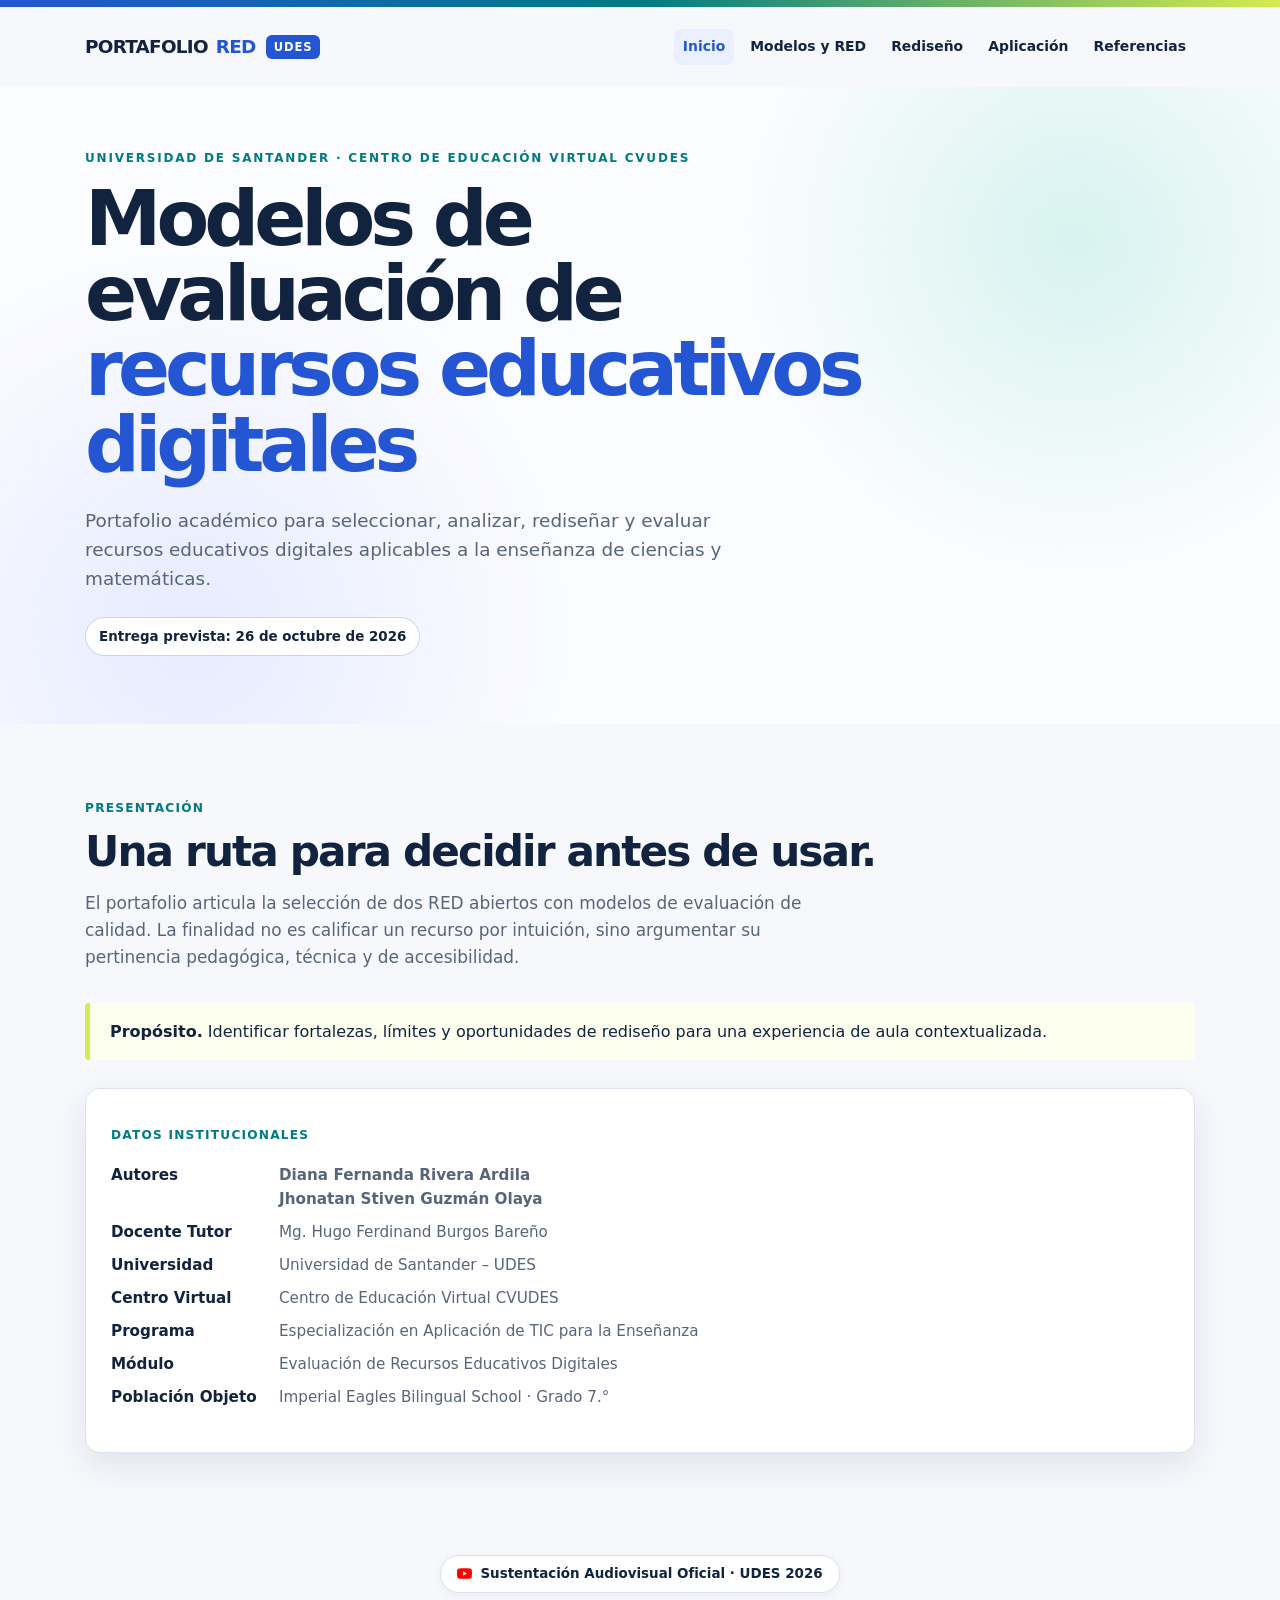
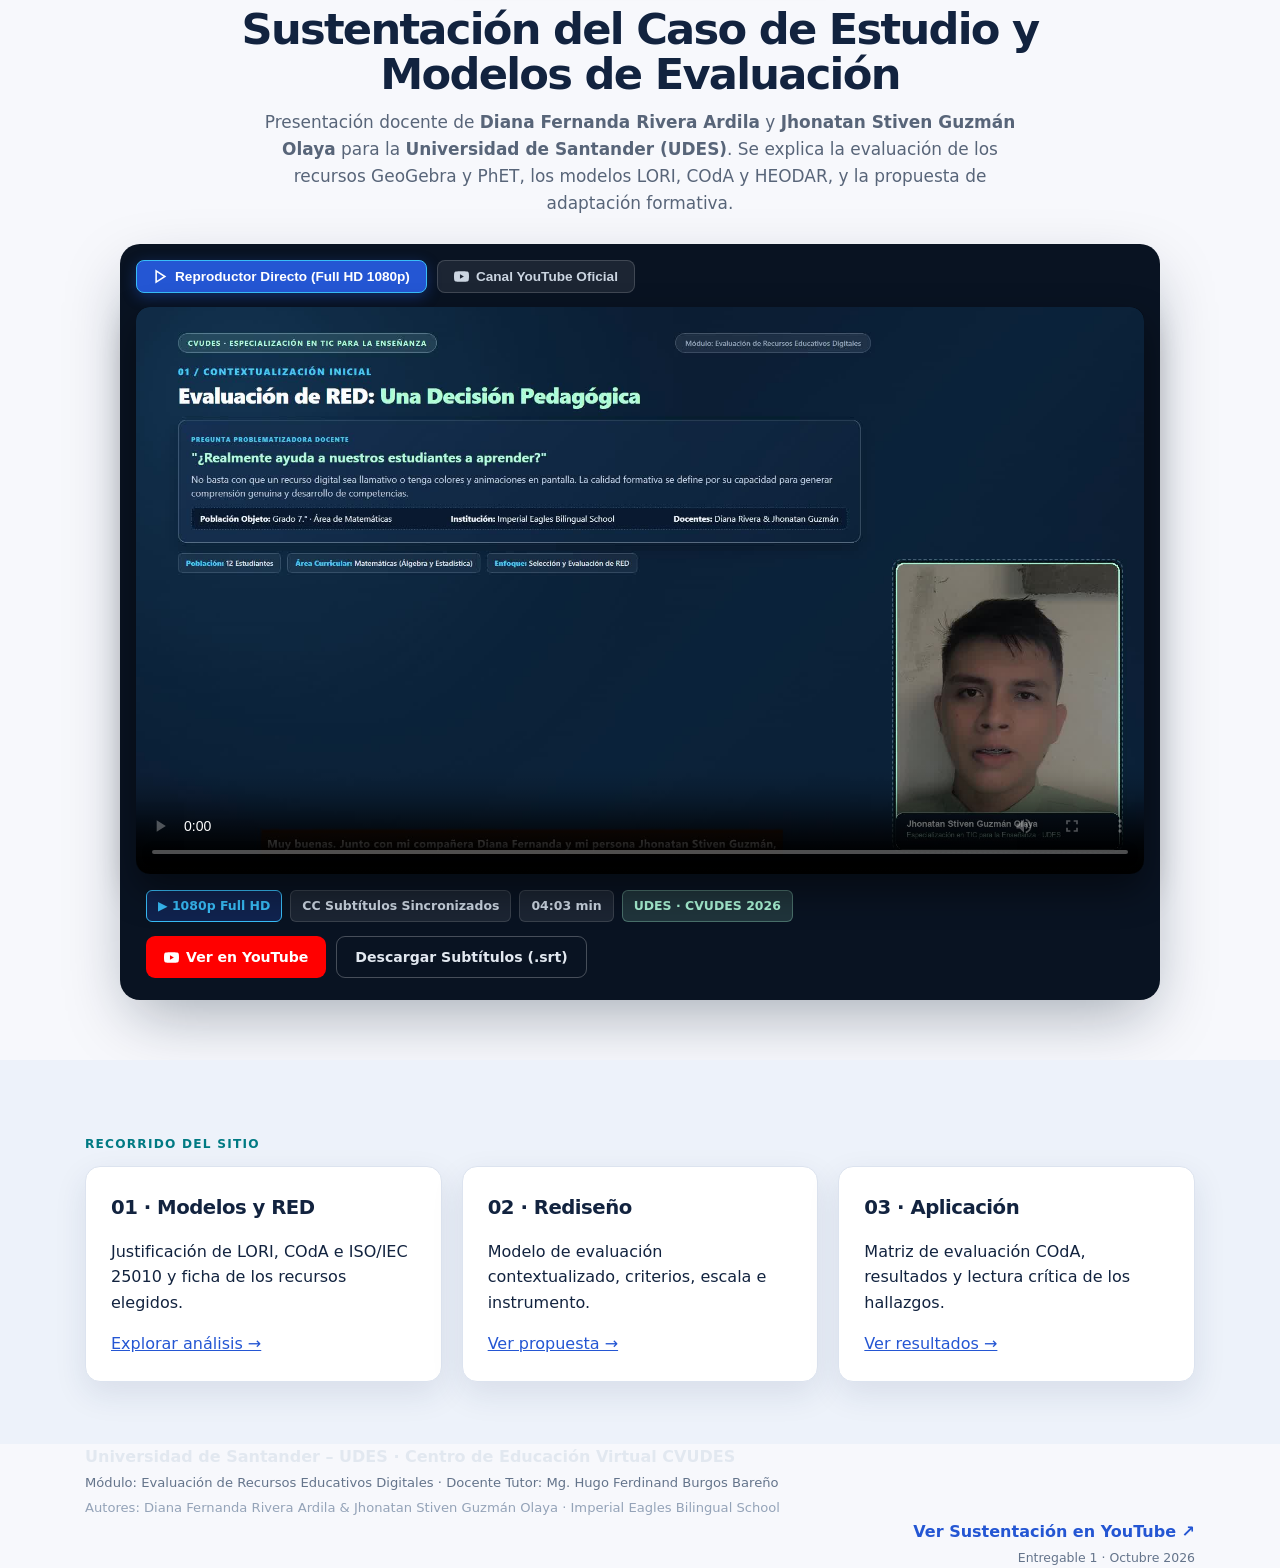
<file: index.html>
<!doctype html><html lang="es"><head><meta charset="utf-8"><meta name="viewport" content="width=device-width,initial-scale=1"><meta name="description" content="Portafolio académico de modelos de evaluación de recursos educativos digitales."><title>Inicio | Portafolio RED</title><link rel="stylesheet" href="styles.css">  <link rel="stylesheet" href="lightbox.css">
</head><body><div class="topline"></div>
</div><header class="shell"><nav class="nav"><a class="brand" href="index.html">PORTAFOLIO <span>RED</span> <span class="badge-udes">UDES</span></a><div class="links"><a href="index.html">Inicio</a><a href="modelos.html">Modelos y RED</a><a href="rediseno.html">Rediseño</a><a href="aplicacion.html">Aplicación</a><a href="referencias.html">Referencias</a></div></nav></header><main><section class="hero"><div class="shell"><p class="eyebrow">Universidad de Santander · Centro de Educación Virtual CVUDES</p><h1>Modelos de evaluación de <em>recursos educativos digitales</em></h1><p class="lede">Portafolio académico para seleccionar, analizar, rediseñar y evaluar recursos educativos digitales aplicables a la enseñanza de ciencias y matemáticas.</p><p><span class="pill">Entrega prevista: 26 de octubre de 2026</span></p></div></section><section class="section"><div class="shell two"><div><p class="tag">Presentación</p><h2>Una ruta para decidir antes de usar.</h2><p class="section-intro">El portafolio articula la selección de dos RED abiertos con modelos de evaluación de calidad. La finalidad no es calificar un recurso por intuición, sino argumentar su pertinencia pedagógica, técnica y de accesibilidad.</p><div class="callout"><strong>Propósito.</strong> Identificar fortalezas, límites y oportunidades de rediseño para una experiencia de aula contextualizada.</div></div><aside class="card"><p class="tag">Datos Institucionales</p><dl class="meta"><dt>Autores</dt><dd><strong>Diana Fernanda Rivera Ardila</strong><br><strong>Jhonatan Stiven Guzmán Olaya</strong></dd><dt>Docente Tutor</dt><dd>Mg. Hugo Ferdinand Burgos Bareño</dd><dt>Universidad</dt><dd>Universidad de Santander – UDES</dd><dt>Centro Virtual</dt><dd>Centro de Educación Virtual CVUDES</dd><dt>Programa</dt><dd>Especialización en Aplicación de TIC para la Enseñanza</dd><dt>Módulo</dt><dd>Evaluación de Recursos Educativos Digitales</dd><dt>Población Objeto</dt><dd>Imperial Eagles Bilingual School · Grado 7.°</dd></dl></aside></div></section>
<section class="section video-theater-section" id="video-sustentacion">
  <div class="shell">
    <div class="video-theater-header">
      <div class="theater-pill">
        <svg width="15" height="15" viewBox="0 0 24 24" fill="#FF0000"><path d="M23.498 6.186a3.016 3.016 0 0 0-2.122-2.136C19.505 3.545 12 3.545 12 3.545s-7.505 0-9.377.505A3.017 3.017 0 0 0 .502 6.186C0 8.07 0 12 0 12s0 3.93.502 5.814a3.016 3.016 0 0 0 2.122 2.136c1.871.505 9.376.505 9.376.505s7.505 0 9.377-.505a3.015 3.015 0 0 0 2.122-2.136C24 15.93 24 12 24 12s0-3.93-.502-5.814zM9.545 15.568V8.432L15.818 12l-6.273 3.568z"/></svg>
        Sustentación Audiovisual Oficial · UDES 2026
      </div>
      <h2>Sustentación del Caso de Estudio y Modelos de Evaluación</h2>
      <p class="section-intro" style="margin: 0 auto;">
        Presentación docente de <strong>Diana Fernanda Rivera Ardila</strong> y <strong>Jhonatan Stiven Guzmán Olaya</strong> para la <strong>Universidad de Santander (UDES)</strong>. Se explica la evaluación de los recursos GeoGebra y PhET, los modelos LORI, COdA y HEODAR, y la propuesta de adaptación formativa.
      </p>
    </div>

    <!-- Cinematic Player Card -->
    <div class="cinema-player-card">
      <!-- Selector de Fuente (Reproductor Directo sin restricciones vs YouTube) -->
      <div class="cinema-source-tabs">
        <button class="source-tab active" onclick="switchVideoSource('native')">
          <svg width="15" height="15" viewBox="0 0 24 24" fill="none" stroke="currentColor" stroke-width="2.5"><polygon points="5 3 19 12 5 21 5 3"/></svg>
          Reproductor Directo (Full HD 1080p)
        </button>
        <button class="source-tab" onclick="switchVideoSource('youtube')">
          <svg width="15" height="15" viewBox="0 0 24 24" fill="currentColor"><path d="M23.498 6.186a3.016 3.016 0 0 0-2.122-2.136C19.505 3.545 12 3.545 12 3.545s-7.505 0-9.377.505A3.017 3.017 0 0 0 .502 6.186C0 8.07 0 12 0 12s0 3.93.502 5.814a3.016 3.016 0 0 0 2.122 2.136c1.871.505 9.376.505 9.376.505s7.505 0 9.377-.505a3.015 3.015 0 0 0 2.122-2.136C24 15.93 24 12 24 12s0-3.93-.502-5.814zM9.545 15.568V8.432L15.818 12l-6.273 3.568z"/></svg>
          Canal YouTube Oficial
        </button>
      </div>

      <!-- 1. Reproductor Nativo HTML5 (Sin Error 153, funciona 100% online y offline) -->
      <div id="video-native-box" class="cinema-video-wrapper">
        <video 
          class="cinema-html5-video" 
          controls 
          preload="metadata" 
          poster="media/video-poster-1080p.jpg"
          aria-label="Sustentación de Modelos de Evaluación de RED">
          <source src="media/video-presentacion-comprimido.mp4" type="video/mp4">
          Tu navegador no admite reproducción de video HTML5.
        </video>
      </div>

      <!-- 2. Contenedor YouTube Embed -->
      <div id="video-youtube-box" class="cinema-iframe-wrapper" style="display:none;">
        <iframe 
          id="yt-iframe"
          src=""
          data-src="https://www.youtube-nocookie.com/embed/Npxy5lsKq0U?rel=0&modestbranding=1" 
          title="Sustentación Oficial: Modelos de Evaluación de RED - Universidad de Santander UDES"
          allow="accelerometer; autoplay; clipboard-write; encrypted-media; gyroscope; picture-in-picture; web-share" 
          allowfullscreen>
        </iframe>
      </div>

      <!-- Barra de Metadatos y Accesos Directos -->
      <div class="cinema-controls-bar">
        <div class="cinema-meta">
          <span class="cinema-badge hd">▶ 1080p Full HD</span>
          <span class="cinema-badge">CC Subtítulos Sincronizados</span>
          <span class="cinema-badge">04:03 min</span>
          <span class="cinema-badge udes">UDES · CVUDES 2026</span>
        </div>
        <div class="cinema-actions">
          <a href="https://youtu.be/Npxy5lsKq0U" target="_blank" rel="noopener" class="cinema-btn red">
            <svg width="15" height="15" viewBox="0 0 24 24" fill="currentColor"><path d="M23.498 6.186a3.016 3.016 0 0 0-2.122-2.136C19.505 3.545 12 3.545 12 3.545s-7.505 0-9.377.505A3.017 3.017 0 0 0 .502 6.186C0 8.07 0 12 0 12s0 3.93.502 5.814a3.016 3.016 0 0 0 2.122 2.136c1.871.505 9.376.505 9.376.505s7.505 0 9.377-.505a3.015 3.015 0 0 0 2.122-2.136C24 15.93 24 12 24 12s0-3.93-.502-5.814zM9.545 15.568V8.432L15.818 12l-6.273 3.568z"/></svg>
            Ver en YouTube
          </a>
          <a href="media/subtitulos-video-modelos-red.srt" download class="cinema-btn outline">
            Descargar Subtítulos (.srt)
          </a>
        </div>
      </div>
    </div>
  </div>
</section>
<section class="section alt"><div class="shell"><p class="tag">Recorrido del sitio</p><div class="grid three"><article class="card"><h3>01 · Modelos y RED</h3><p>Justificación de LORI, COdA e ISO/IEC 25010 y ficha de los recursos elegidos.</p><a href="modelos.html">Explorar análisis →</a></article><article class="card"><h3>02 · Rediseño</h3><p>Modelo de evaluación contextualizado, criterios, escala e instrumento.</p><a href="rediseno.html">Ver propuesta →</a></article><article class="card"><h3>03 · Aplicación</h3><p>Matriz de evaluación COdA, resultados y lectura crítica de los hallazgos.</p><a href="aplicacion.html">Ver resultados →</a></article></div></div></section></main><footer class="academic-footer">
  <div class="shell">
    <div>
      <p style="margin:0 0 4px; font-weight:700; color:#E2E8F0;">Universidad de Santander – UDES · Centro de Educación Virtual CVUDES</p>
      <p style="margin:0; font-size:0.82rem; color:#64748B;">Módulo: Evaluación de Recursos Educativos Digitales · Docente Tutor: Mg. Hugo Ferdinand Burgos Bareño</p>
      <p style="margin:4px 0 0; font-size:0.82rem; color:#94A3B8;">Autores: Diana Fernanda Rivera Ardila & Jhonatan Stiven Guzmán Olaya · Imperial Eagles Bilingual School</p>
    </div>
    <div style="text-align:right;">
      <a href="https://youtu.be/Npxy5lsKq0U" target="_blank" rel="noopener" style="font-weight:700; text-decoration:none;">Ver Sustentación en YouTube ↗</a>
      <p style="margin:4px 0 0; font-size:0.78rem; color:#64748B;">Entregable 1 · Octubre 2026</p>
    </div>
  </div>
</footer><script src="app.js"></script>  <script src="lightbox.js"></script>
</body></html>
</file>
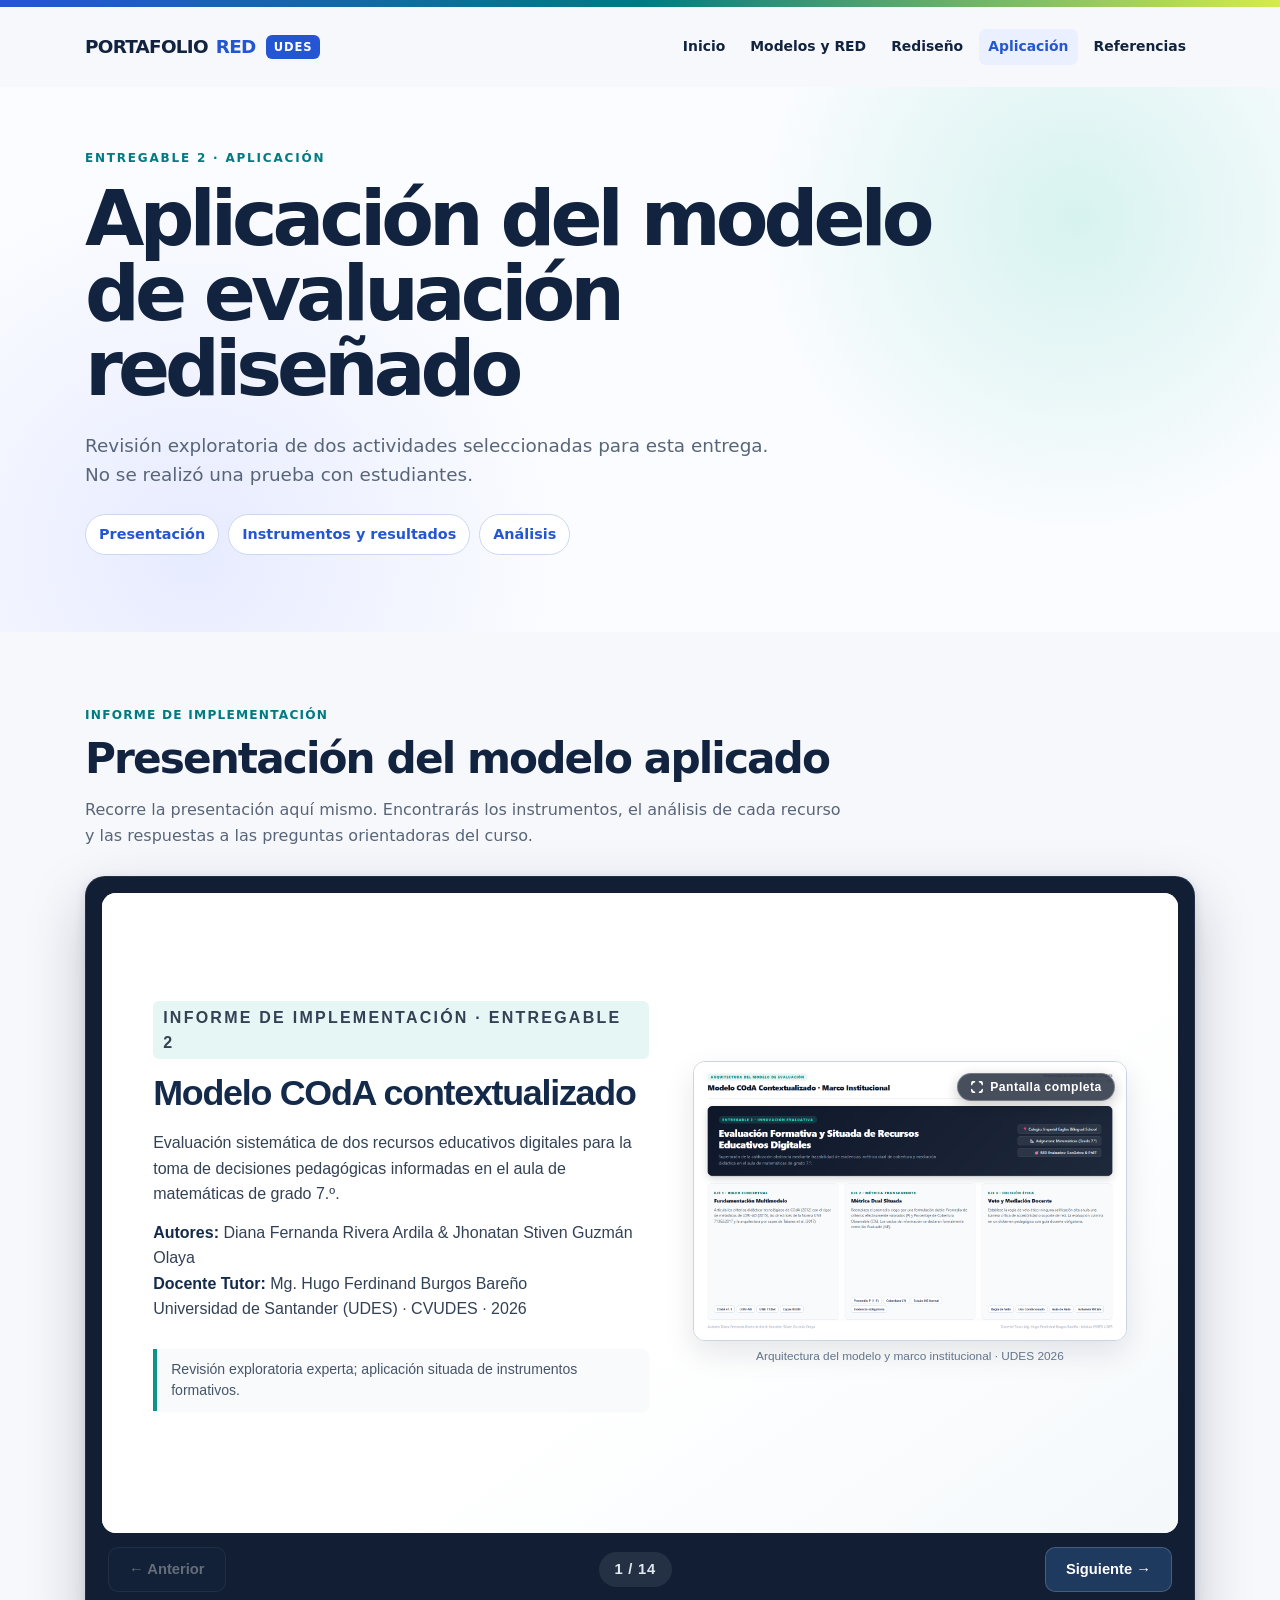
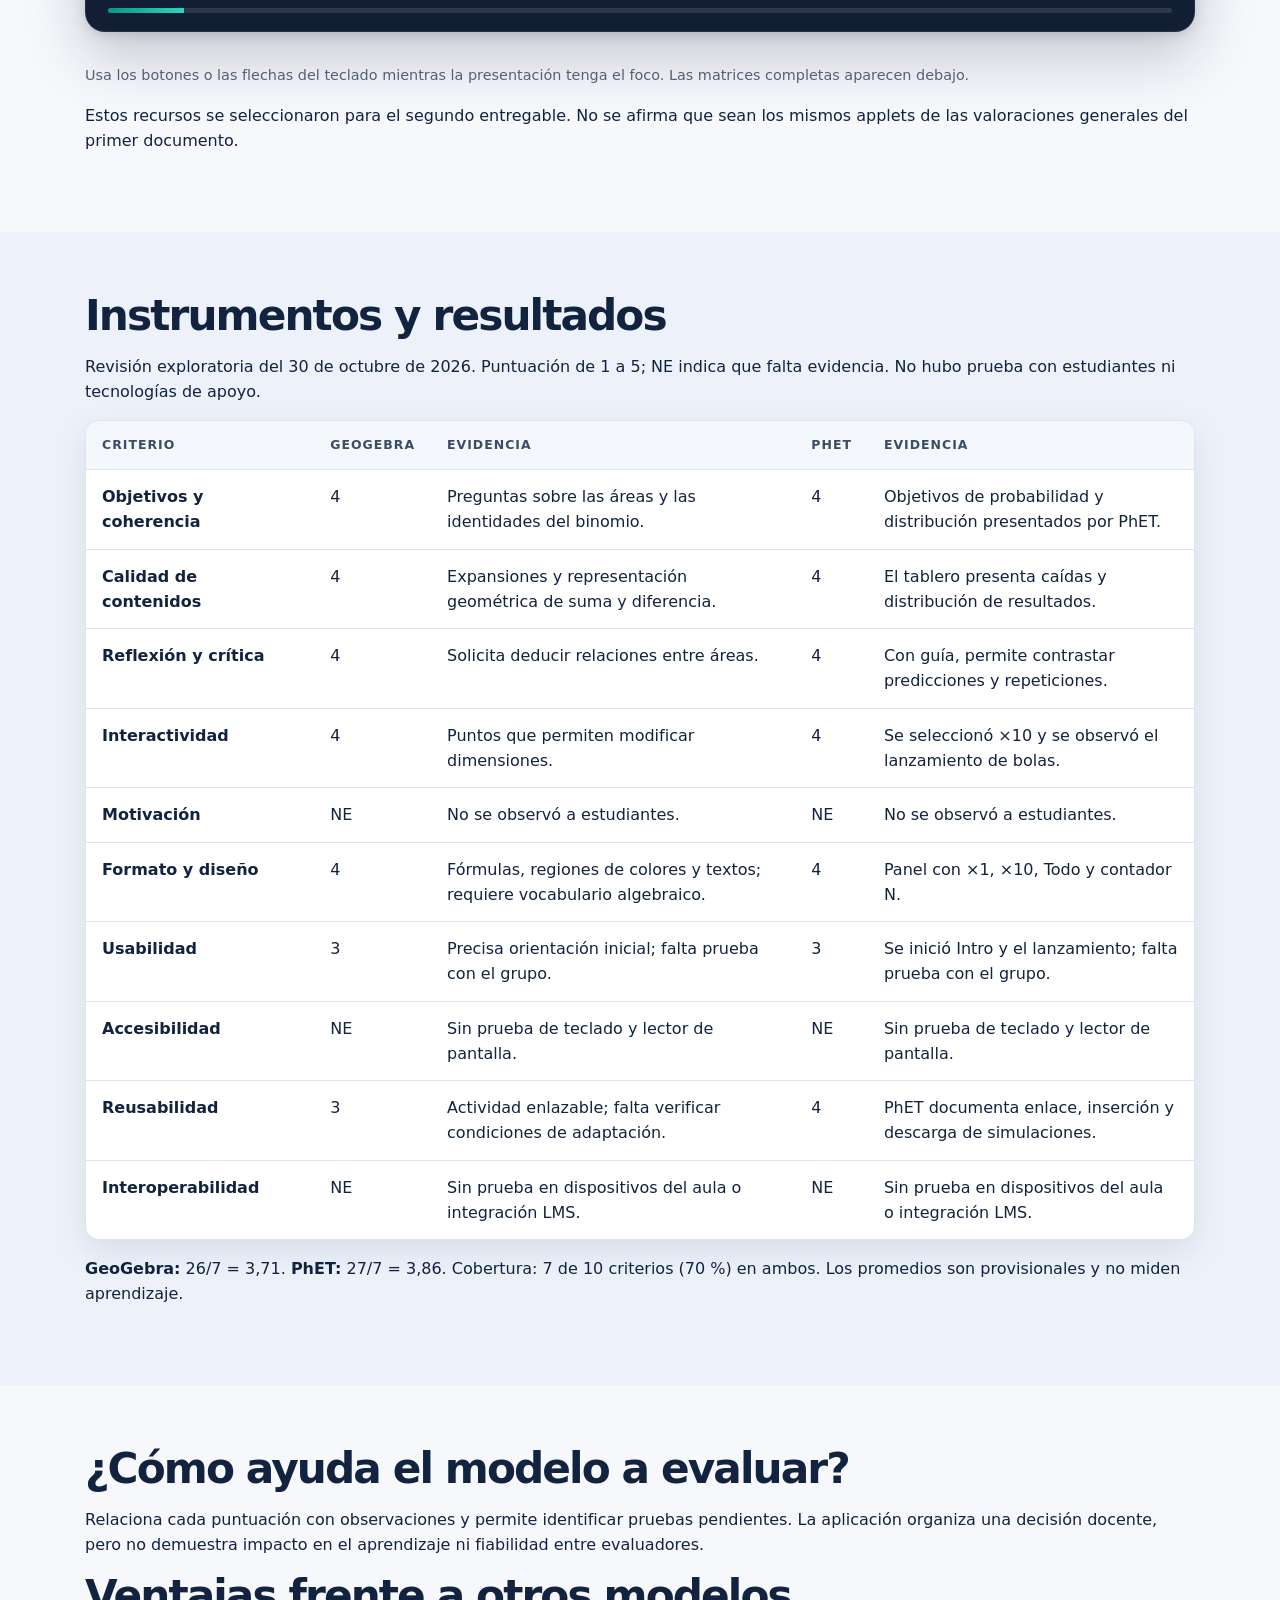
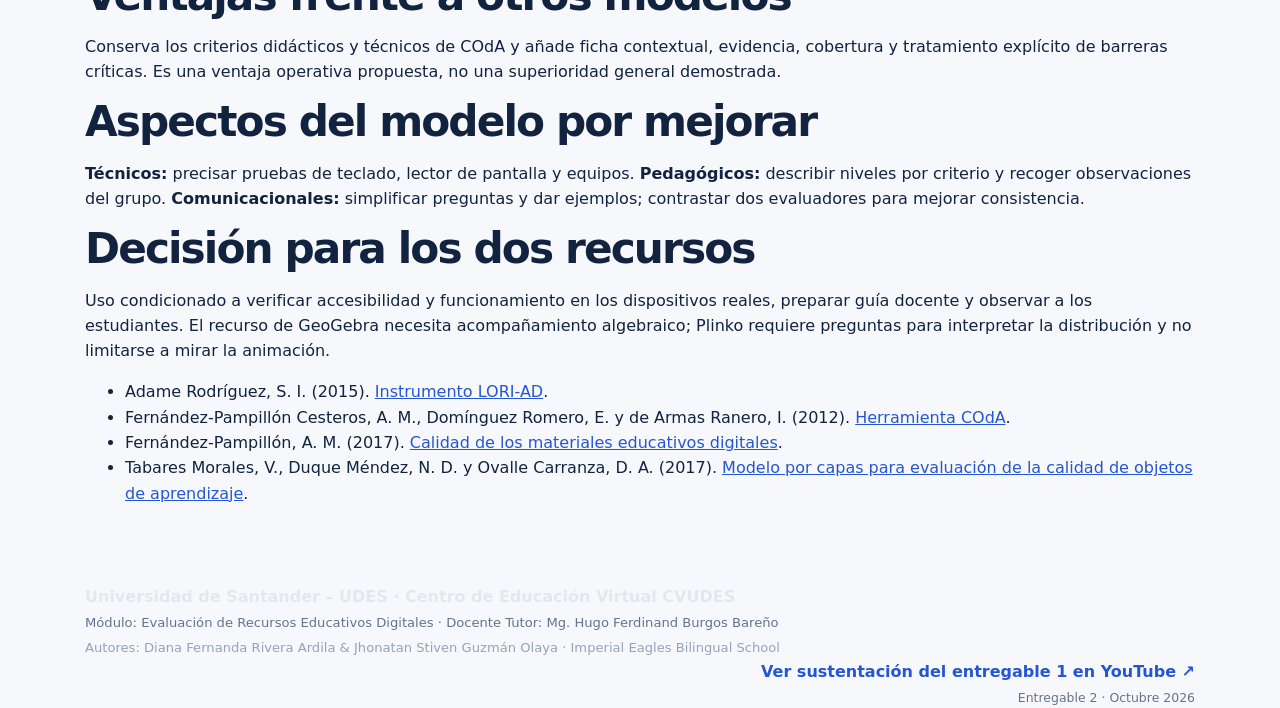
<file: aplicacion.html>
<!doctype html><html lang="es"><head><meta charset="utf-8"><meta name="viewport" content="width=device-width,initial-scale=1"><meta name="description" content="Aplicación de LORI, COdA y HEODAR a dos recursos educativos digitales."><title>Aplicación del modelo | Portafolio RED</title><link rel="stylesheet" href="styles.css"><link rel="stylesheet" href="presentacion-integrada.css?v=20261030v2"><link rel="stylesheet" href="presentacion-pulida.css?v=20261030v2">  <link rel="stylesheet" href="lightbox.css?v=20261030v2">
</head><body><div class="topline"></div>
</div><header class="shell"><nav class="nav"><a class="brand" href="index.html">PORTAFOLIO <span>RED</span> <span class="badge-udes">UDES</span></a><div class="links"><a href="index.html">Inicio</a><a href="modelos.html">Modelos y RED</a><a href="rediseno.html">Rediseño</a><a href="aplicacion.html">Aplicación</a><a href="referencias.html">Referencias</a></div></nav></header><main><section class="hero"><div class="shell"><p class="eyebrow">Entregable 2 · Aplicación</p><h1>Aplicación del modelo de evaluación rediseñado</h1><p class="lede">Revisión exploratoria de dos actividades seleccionadas para esta entrega. No se realizó una prueba con estudiantes.</p><div class="tabs"><a href="#presentacion">Presentación</a><a href="#resultados">Instrumentos y resultados</a><a href="#analisis">Análisis</a></div></div></section><section class="section" id="presentacion"><div class="shell"><p class="tag">Informe de implementación</p><h2>Presentación del modelo aplicado</h2><p class="presentation-intro">Recorre la presentación aquí mismo. Encontrarás los instrumentos, el análisis de cada recurso y las respuestas a las preguntas orientadoras del curso.</p><div class="deck" data-deck role="region" aria-roledescription="presentación" aria-label="Informe de implementación del modelo de evaluación"><div class="deck-stage"><article class="deck-slide deck-visual" tabindex="0" aria-label="Informe de implementación: Modelo COdA contextualizado">
<div class="deck-content">
<p class="deck-top">Informe de implementación · Entregable 2</p>
<h3>Modelo COdA contextualizado</h3>
<p>Evaluación sistemática de dos recursos educativos digitales para la toma de decisiones pedagógicas informadas en el aula de matemáticas de grado 7.º.</p>
<p><strong>Autores:</strong> Diana Fernanda Rivera Ardila & Jhonatan Stiven Guzmán Olaya<br>
<strong>Docente Tutor:</strong> Mg. Hugo Ferdinand Burgos Bareño<br>
Universidad de Santander (UDES) · CVUDES · 2026</p>
<p class="deck-note">Revisión exploratoria experta; aplicación situada de instrumentos formativos.</p>
</div>
<figure class="deck-side-figure">
<img src="media/infografia-portada-modelo.png" alt="Infografía institucional: Arquitectura del Modelo COdA Contextualizado UDES">
<figcaption>Arquitectura del modelo y marco institucional · UDES 2026</figcaption>
</figure>
</article><article class="deck-slide deck-visual" tabindex="0" aria-label="Punto de partida: ¿Por qué rediseñar COdA?">
<div class="deck-content">
<p class="deck-top">Punto de partida</p>
<h3>¿Por qué rediseñar COdA?</h3>
<p>Una puntuación global numérica no explica por sí sola cómo se evaluó un recurso ni qué condiciones reales requiere el grupo para aprovecharlo en el aula.</p>
<p>El modelo rediseñado conserva los criterios didácticos y técnicos de COdA, incorporando registro sistemático de evidencias, cálculo de cobertura y detección temprana de barreras críticas.</p>
<p class="deck-note">Referentes integrados: COdA (2012), LORI-AD (2015), UNE 71362:2017 y modelo por capas de Tabares et al. (2017).</p>
</div>
<figure class="deck-side-figure">
<img src="media/infografia-enfoque-comparado.png" alt="Infografía comparativa: Enfoque tradicional de evaluación vs Modelo COdA contextualizado con evidencias y cobertura">
<figcaption>Comparación metodológica · COdA tradicional vs. COdA contextualizado UDES</figcaption>
</figure>
</article><article class="deck-slide deck-visual" tabindex="0" aria-label="Instrumento: Diez criterios para revisar un RED">
<div class="deck-content">
<p class="deck-top">Instrumento de valoración</p>
<h3>Diez criterios organizados por dimensiones</h3>
<p><strong>Dimensión Pedagógica (1–5):</strong> Objetivos y coherencia didáctica, Calidad de contenidos, Capacidad de generar reflexión, Interactividad y adaptabilidad, Motivación e interés.</p>
<p><strong>Dimensión Técnica y Comunicacional (6–10):</strong> Formato y diseño visual, Usabilidad e interfaz, Accesibilidad universal, Reusabilidad y modularidad, Interoperabilidad técnica.</p>
<p class="deck-note">Cada criterio integra puntuación (1-5), registro cualitativo de evidencias y acciones pendientes.</p>
</div>
<figure class="deck-side-figure">
<img src="media/infografia-dimensiones-criterios.png" alt="Infografía de la matriz de 10 criterios organizados por dimensiones didáctica y técnica">
<figcaption>Matriz de 10 criterios: Dimensión Pedagógica y Técnica</figcaption>
</figure>
</article><article class="deck-slide deck-visual" tabindex="0" aria-label="Escala y metodología: De la observación a la decisión">
<div class="deck-content">
<p class="deck-top">Escala y metodología</p>
<h3>De la observación a la decisión</h3>
<p>Escala estandarizada de <strong>1 a 5</strong>; <strong>NE</strong> registra falta de evidencia observable y <strong>NA</strong> criterios no aplicables justificados.</p>
<ol>
<li><strong>Fase 1:</strong> Ficha técnica y contexto de uso en grado 7.º.</li>
<li><strong>Fase 2:</strong> Matriz de 10 criterios con descriptores y evidencias.</li>
<li><strong>Fase 3:</strong> Métrica dual de promedio (<em>P</em>) y cobertura ($C\%$).</li>
<li><strong>Fase 4:</strong> Detección de barreras críticas y mediación docente.</li>
</ol>
<p class="deck-note">Una barrera crítica de accesibilidad o conectividad condiciona el uso pedagógico aun con un promedio alto.</p>
</div>
<figure class="deck-side-figure">
<img src="media/infografia-metodologia-4fases.png" alt="Infografía de la ruta metodológica en cuatro fases del modelo rediseñado">
<figcaption>Ruta metodológica en 4 fases del modelo rediseñado</figcaption>
</figure>
</article><article class="deck-slide" tabindex="0" aria-label="RED 1 · GeoGebra: Cuadrado de un binomio"><p class="deck-top">RED 1 · GeoGebra</p><h3>Cuadrado de un binomio</h3><div class="deck-split"><div><p>La actividad de Rafael Losada Liste relaciona las áreas de figuras con identidades algebraicas.</p><p>Las preguntas invitan a comparar representaciones y justificar relaciones.</p><p class="deck-note">Se seleccionó este applet concreto para el segundo entregable.</p></div><figure class="deck-figure"><img src="media/geo-captura.png" alt="Actividad de GeoGebra que muestra las regiones del cuadrado de un binomio"><figcaption>Captura de <a href="https://www.geogebra.org/m/aJpKqgHY">Cuadrado de un binomio</a>, Rafael Losada Liste, GeoGebra. Consultado el 30 de octubre de 2026.</figcaption></figure></div></article><article class="deck-slide" tabindex="0" aria-label="Aplicación · GeoGebra: Matriz de valoración"><p class="deck-top">Aplicación · GeoGebra</p><h3>Matriz de valoración</h3><div class="deck-table-wrap"><table class="deck-table"><thead><tr><th>Criterio</th><th>Valor</th></tr></thead><tbody><tr><td>Objetivos y coherencia</td><td>4</td></tr><tr><td>Calidad de contenido</td><td>4</td></tr><tr><td>Reflexión y crítica</td><td>4</td></tr><tr><td>Interactividad</td><td>4</td></tr><tr><td>Motivación</td><td>NE</td></tr><tr><td>Formato y diseño</td><td>4</td></tr><tr><td>Usabilidad</td><td>3</td></tr><tr><td>Accesibilidad</td><td>NE</td></tr><tr><td>Reusabilidad</td><td>3</td></tr><tr><td>Interoperabilidad</td><td>NE</td></tr></tbody></table></div><p class="deck-note">NE: no evaluado por falta de evidencia. Las observaciones por criterio están en la tabla completa debajo de la presentación.</p></article><article class="deck-slide deck-visual" tabindex="0" aria-label="Análisis · GeoGebra: Potencial para explicar relaciones algebraicas">
<div class="deck-content">
<p class="deck-top">Análisis · GeoGebra</p>
<h3>Potencial para explicar relaciones algebraicas</h3>
<div class="deck-score">
<div><strong>3,71</strong><br><span>promedio de 7 criterios</span></div>
<div><strong>70 %</strong><br><span>cobertura del instrumento</span></div>
</div>
<p>La actividad de Rafael Losada Liste ofrece alta riqueza semiótica y dinamismo geométrico para deducir identidades algebraicas. Requiere andamiaje docente en la formalización simbólica.</p>
<p class="deck-note">Aspectos pendientes: motivación en aula, accesibilidad universal y compatibilidad en equipos del colegio.</p>
</div>
<figure class="deck-side-figure">
<img src="media/geo-analisis-card.png" alt="Ficha ejecutiva de análisis GeoGebra: Cuadrado de un binomio con métricas y mediación docente">
<figcaption>Ficha analítica y mediación didáctica · GeoGebra</figcaption>
</figure>
</article><article class="deck-slide" tabindex="0" aria-label="RED 2 · PhET: Probabilidad Plinko"><p class="deck-top">RED 2 · PhET</p><h3>Probabilidad Plinko</h3><div class="deck-split"><div><p>Un tablero de clavijas permite observar la caída de bolas y explorar frecuencias y distribuciones.</p><p>Durante la revisión se inició la pantalla Intro y se seleccionó un lanzamiento de diez bolas.</p></div><figure class="deck-figure"><img src="media/phet-captura.png" alt="Simulación Probabilidad Plinko con tablero de clavijas y recipientes"><figcaption>Captura de <a href="https://phet.colorado.edu/es/simulations/plinko-probability">Probabilidad Plinko</a>, PhET Interactive Simulations, University of Colorado Boulder. Consultado el 30 de octubre de 2026.</figcaption></figure></div></article><article class="deck-slide" tabindex="0" aria-label="Aplicación · PhET: Matriz de valoración"><p class="deck-top">Aplicación · PhET</p><h3>Matriz de valoración</h3><div class="deck-table-wrap"><table class="deck-table"><thead><tr><th>Criterio</th><th>Valor</th></tr></thead><tbody><tr><td>Objetivos y coherencia</td><td>4</td></tr><tr><td>Calidad de contenido</td><td>4</td></tr><tr><td>Reflexión y crítica</td><td>4</td></tr><tr><td>Interactividad</td><td>4</td></tr><tr><td>Motivación</td><td>NE</td></tr><tr><td>Formato y diseño</td><td>4</td></tr><tr><td>Usabilidad</td><td>3</td></tr><tr><td>Accesibilidad</td><td>NE</td></tr><tr><td>Reusabilidad</td><td>4</td></tr><tr><td>Interoperabilidad</td><td>NE</td></tr></tbody></table></div><p class="deck-note">NE: no evaluado por falta de evidencia. Las observaciones por criterio están en la tabla completa debajo de la presentación.</p></article><article class="deck-slide deck-visual" tabindex="0" aria-label="Análisis · PhET: Explorar el azar con preguntas guiadas">
<div class="deck-content">
<p class="deck-top">Análisis · PhET</p>
<h3>Explorar el azar con preguntas guiadas</h3>
<div class="deck-score">
<div><strong>3,86</strong><br><span>promedio de 7 criterios</span></div>
<div><strong>70 %</strong><br><span>cobertura del instrumento</span></div>
</div>
<p>La simulación de la Universidad de Colorado Boulder facilita la modelación estocástica y la visualización de la distribución binomial mediante experimentación activa e interactiva.</p>
<p class="deck-note">Aspectos pendientes: motivación afectiva, verificación de lectores de pantalla y desempeño en tabletas del aula.</p>
</div>
<figure class="deck-side-figure">
<img src="media/phet-analisis-card.png" alt="Ficha ejecutiva de análisis PhET: Probabilidad Plinko con métricas y mediación docente">
<figcaption>Ficha analítica y mediación didáctica · PhET</figcaption>
</figure>
</article><article class="deck-slide deck-visual" tabindex="0" aria-label="Pregunta 1: ¿Cómo permite evaluar un RED?">
<div class="deck-content">
<p class="deck-top">Pregunta Orientadora 1</p>
<h3>¿De qué manera permite una adecuada evaluación?</h3>
<p>El modelo rediseñado ancla la valoración a los propósitos didácticos y al contexto curricular específico de grado 7.º, superando la calificación abstracta de objetos digitales aislados.</p>
<p>Exige documentar evidencias observables para cada puntaje, y transparenta la incertidumbre mediante el estado No Evaluado (NE) y la métrica de cobertura.</p>
<p class="deck-note">La evaluación formativa informa la decisión pedagógica y orienta la mediación en el aula.</p>
</div>
<figure class="deck-side-figure">
<img src="media/infografia-adecuada-evaluacion.png" alt="Infografía de mecanismos para una adecuada evaluación: contextualización, trazabilidad y transparencia">
<figcaption>Mecanismos de rigor evaluativo: contexto, evidencia y cobertura</figcaption>
</figure>
</article><article class="deck-slide deck-visual" tabindex="0" aria-label="Pregunta 2: ¿Qué ventajas ofrece frente a otros modelos?">
<div class="deck-content">
<p class="deck-top">Pregunta Orientadora 2</p>
<h3>¿Qué ventajas tiene frente a otros modelos?</h3>
<p>A diferencia de COdA estándar, LORI-AD o UNE 71362 —que buscan auditorías formales o catalogación en repositorios—, este modelo fue rediseñado para la toma de decisiones del docente en ejercicio.</p>
<p>Aporta cuatro ventajas operativas: ficha técnica curricular, registro mandatorio de evidencias, regla de veto ético y vinculación con la mediación en aula.</p>
<p class="deck-note">Ventajas operativas situadas para la práctica pedagógica real.</p>
</div>
<figure class="deck-side-figure">
<img src="media/infografia-ventajas-mercado.png" alt="Matriz comparativa de ventajas frente a COdA estándar, LORI-AD y Norma UNE 71362">
<figcaption>Benchmarking comparativo frente a modelos del mercado</figcaption>
</figure>
</article><article class="deck-slide deck-visual" tabindex="0" aria-label="Pregunta 3: ¿Qué debe mejorar en el modelo?">
<div class="deck-content">
<p class="deck-top">Pregunta 3</p>
<h3>¿Qué elementos deben mejorarse en el modelo?</h3>
<ul>
<li><strong>Dimensión Técnica:</strong> incorporar protocolos reproducibles de navegación por teclado, contraste y lectores de pantalla (NVDA/TalkBack).</li>
<li><strong>Dimensión Pedagógica:</strong> calibrar rúbricas analíticas con descriptores de logro y observar la mediación en aula real.</li>
<li><strong>Dimensión Comunicacional:</strong> unificar lenguaje para docentes de diversas áreas y contrastar juicios entre pares evaluadores.</li>
</ul>
<p class="deck-note">Propuesta de evolución sistemática basada en la práctica reflexiva docente.</p>
</div>
<figure class="deck-side-figure">
<img src="media/infografia-tres-pilares-mejora.png" alt="Infografía de tres pilares de mejora: Técnico, Pedagógico y Comunicacional">
<figcaption>Dimensiones de mejora continua del modelo rediseñado</figcaption>
</figure>
</article><article class="deck-slide deck-visual" tabindex="0" aria-label="Conclusión: Uso condicionado y mejora continua">
<div class="deck-content">
<p class="deck-top">Conclusión del Entregable 2</p>
<h3>Uso condicionado y mediación docente</h3>
<p>Tanto GeoGebra (3,71 / 70 %) como PhET (3,86 / 70 %) evidencian alto potencial didáctico para grado 7.º, sujetos a mediación docente explícita que prevenga el uso intuitivo superficial.</p>
<p>Los promedios son estimaciones provisionales. La regla de veto ético exige verificar accesibilidad y hardware en la sala de sistemas antes del despliegue masivo.</p>
<p class="deck-note">Las matrices detalladas y referencias completas continúan en la sección inferior.</p>
</div>
<figure class="deck-side-figure">
<img src="media/infografia-dictamen-final.png" alt="Infografía de síntesis ejecutiva y dictamen docente de uso condicionado">
<figcaption>Dictamen de adopción pedagógica y principio de responsabilidad</figcaption>
</figure>
</article></div><div class="deck-controls"><button type="button" data-prev aria-label="Diapositiva anterior">← Anterior</button><span class="deck-counter" data-counter aria-live="polite"></span><button type="button" data-next aria-label="Diapositiva siguiente">Siguiente →</button></div><div class="deck-progress" aria-hidden="true"><span data-progress></span></div></div><p class="deck-nojs">Si los controles no están disponibles, desplázate para ver todas las diapositivas.</p><p class="small">Usa los botones o las flechas del teclado mientras la presentación tenga el foco. Las matrices completas aparecen debajo.</p><p>Estos recursos se seleccionaron para el segundo entregable. No se afirma que sean los mismos applets de las valoraciones generales del primer documento.</p></div></section><section class="section alt" id="resultados"><div class="shell"><h2>Instrumentos y resultados</h2><p>Revisión exploratoria del 30 de octubre de 2026. Puntuación de 1 a 5; NE indica que falta evidencia. No hubo prueba con estudiantes ni tecnologías de apoyo.</p><div class="table-wrap"><table class="eval-table"><thead><tr><th>Criterio</th><th>GeoGebra</th><th>Evidencia</th><th>PhET</th><th>Evidencia</th></tr></thead><tbody><tr><td>Objetivos y coherencia</td><td>4</td><td>Preguntas sobre las áreas y las identidades del binomio.</td><td>4</td><td>Objetivos de probabilidad y distribución presentados por PhET.</td></tr><tr><td>Calidad de contenidos</td><td>4</td><td>Expansiones y representación geométrica de suma y diferencia.</td><td>4</td><td>El tablero presenta caídas y distribución de resultados.</td></tr><tr><td>Reflexión y crítica</td><td>4</td><td>Solicita deducir relaciones entre áreas.</td><td>4</td><td>Con guía, permite contrastar predicciones y repeticiones.</td></tr><tr><td>Interactividad</td><td>4</td><td>Puntos que permiten modificar dimensiones.</td><td>4</td><td>Se seleccionó ×10 y se observó el lanzamiento de bolas.</td></tr><tr><td>Motivación</td><td>NE</td><td>No se observó a estudiantes.</td><td>NE</td><td>No se observó a estudiantes.</td></tr><tr><td>Formato y diseño</td><td>4</td><td>Fórmulas, regiones de colores y textos; requiere vocabulario algebraico.</td><td>4</td><td>Panel con ×1, ×10, Todo y contador N.</td></tr><tr><td>Usabilidad</td><td>3</td><td>Precisa orientación inicial; falta prueba con el grupo.</td><td>3</td><td>Se inició Intro y el lanzamiento; falta prueba con el grupo.</td></tr><tr><td>Accesibilidad</td><td>NE</td><td>Sin prueba de teclado y lector de pantalla.</td><td>NE</td><td>Sin prueba de teclado y lector de pantalla.</td></tr><tr><td>Reusabilidad</td><td>3</td><td>Actividad enlazable; falta verificar condiciones de adaptación.</td><td>4</td><td>PhET documenta enlace, inserción y descarga de simulaciones.</td></tr><tr><td>Interoperabilidad</td><td>NE</td><td>Sin prueba en dispositivos del aula o integración LMS.</td><td>NE</td><td>Sin prueba en dispositivos del aula o integración LMS.</td></tr></tbody></table></div><p><strong>GeoGebra:</strong> 26/7 = 3,71. <strong>PhET:</strong> 27/7 = 3,86. Cobertura: 7 de 10 criterios (70 %) en ambos. Los promedios son provisionales y no miden aprendizaje.</p></div></section><section class="section" id="analisis"><div class="shell"><h2>¿Cómo ayuda el modelo a evaluar?</h2><p>Relaciona cada puntuación con observaciones y permite identificar pruebas pendientes. La aplicación organiza una decisión docente, pero no demuestra impacto en el aprendizaje ni fiabilidad entre evaluadores.</p><h2>Ventajas frente a otros modelos</h2><p>Conserva los criterios didácticos y técnicos de COdA y añade ficha contextual, evidencia, cobertura y tratamiento explícito de barreras críticas. Es una ventaja operativa propuesta, no una superioridad general demostrada.</p><h2>Aspectos del modelo por mejorar</h2><p><strong>Técnicos:</strong> precisar pruebas de teclado, lector de pantalla y equipos. <strong>Pedagógicos:</strong> describir niveles por criterio y recoger observaciones del grupo. <strong>Comunicacionales:</strong> simplificar preguntas y dar ejemplos; contrastar dos evaluadores para mejorar consistencia.</p><h2>Decisión para los dos recursos</h2><p>Uso condicionado a verificar accesibilidad y funcionamiento en los dispositivos reales, preparar guía docente y observar a los estudiantes. El recurso de GeoGebra necesita acompañamiento algebraico; Plinko requiere preguntas para interpretar la distribución y no limitarse a mirar la animación.</p><ul><li>Adame Rodríguez, S. I. (2015). <a href="https://doi.org/10.13140/RG.2.1.4020.0164">Instrumento LORI-AD</a>.</li><li>Fernández-Pampillón Cesteros, A. M., Domínguez Romero, E. y de Armas Ranero, I. (2012). <a href="https://eprints.ucm.es/id/eprint/12533/">Herramienta COdA</a>.</li><li>Fernández-Pampillón, A. M. (2017). <a href="https://revaenor.aenor.com/revista/329/une-71362.html">Calidad de los materiales educativos digitales</a>.</li><li>Tabares Morales, V., Duque Méndez, N. D. y Ovalle Carranza, D. A. (2017). <a href="https://doi.org/10.24320/redie.2017.19.3.1128">Modelo por capas para evaluación de la calidad de objetos de aprendizaje</a>.</li></ul></div></section></main><footer class="academic-footer">
  <div class="shell">
    <div>
      <p style="margin:0 0 4px; font-weight:700; color:#E2E8F0;">Universidad de Santander – UDES · Centro de Educación Virtual CVUDES</p>
      <p style="margin:0; font-size:0.82rem; color:#64748B;">Módulo: Evaluación de Recursos Educativos Digitales · Docente Tutor: Mg. Hugo Ferdinand Burgos Bareño</p>
      <p style="margin:4px 0 0; font-size:0.82rem; color:#94A3B8;">Autores: Diana Fernanda Rivera Ardila & Jhonatan Stiven Guzmán Olaya · Imperial Eagles Bilingual School</p>
    </div>
    <div style="text-align:right;">
      <a href="https://youtu.be/Npxy5lsKq0U" target="_blank" rel="noopener" style="font-weight:700; text-decoration:none;">Ver sustentación del entregable 1 en YouTube ↗</a>
      <p style="margin:4px 0 0; font-size:0.78rem; color:#64748B;">Entregable 2 · Octubre 2026</p>
    </div>
  </div>
</footer><script src="app.js"></script><script src="presentacion-integrada.js?v=20261030v2"></script>  <script src="lightbox.js?v=20261030v2"></script>
</body></html>
</file>
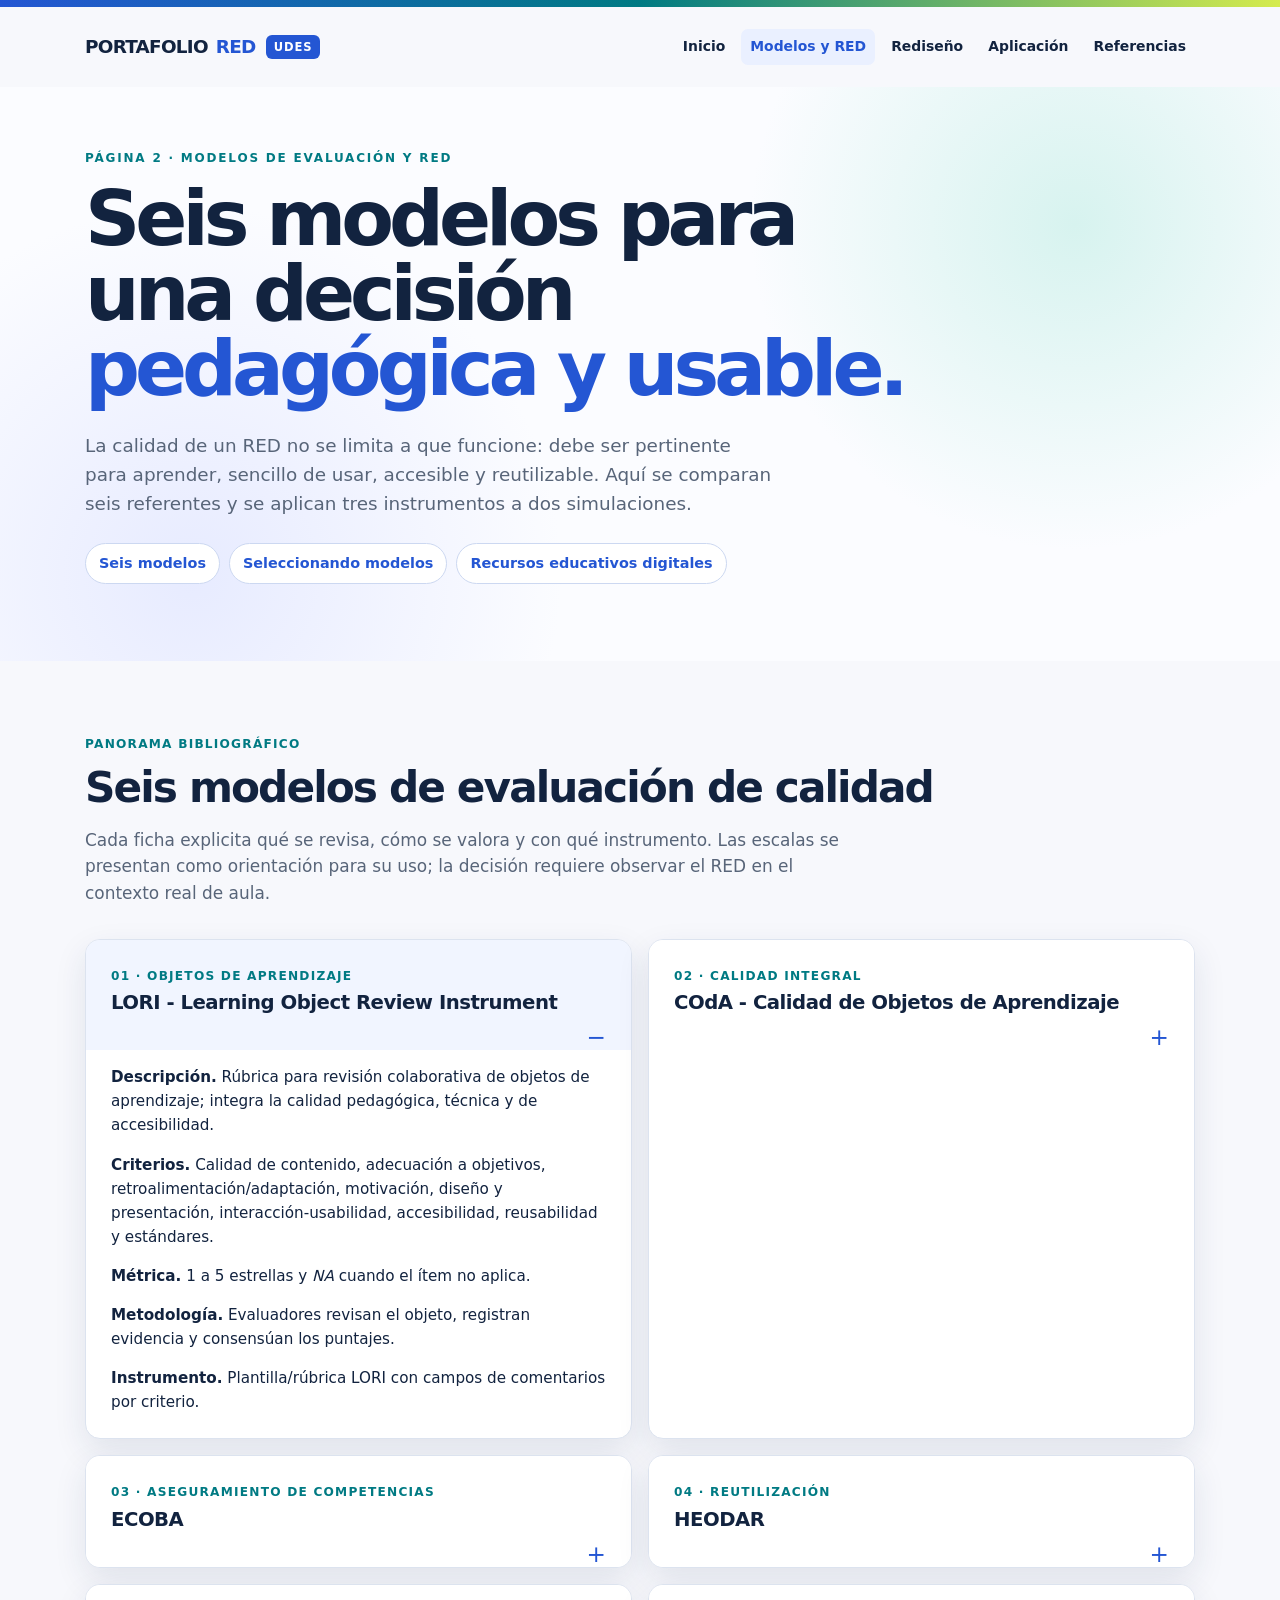
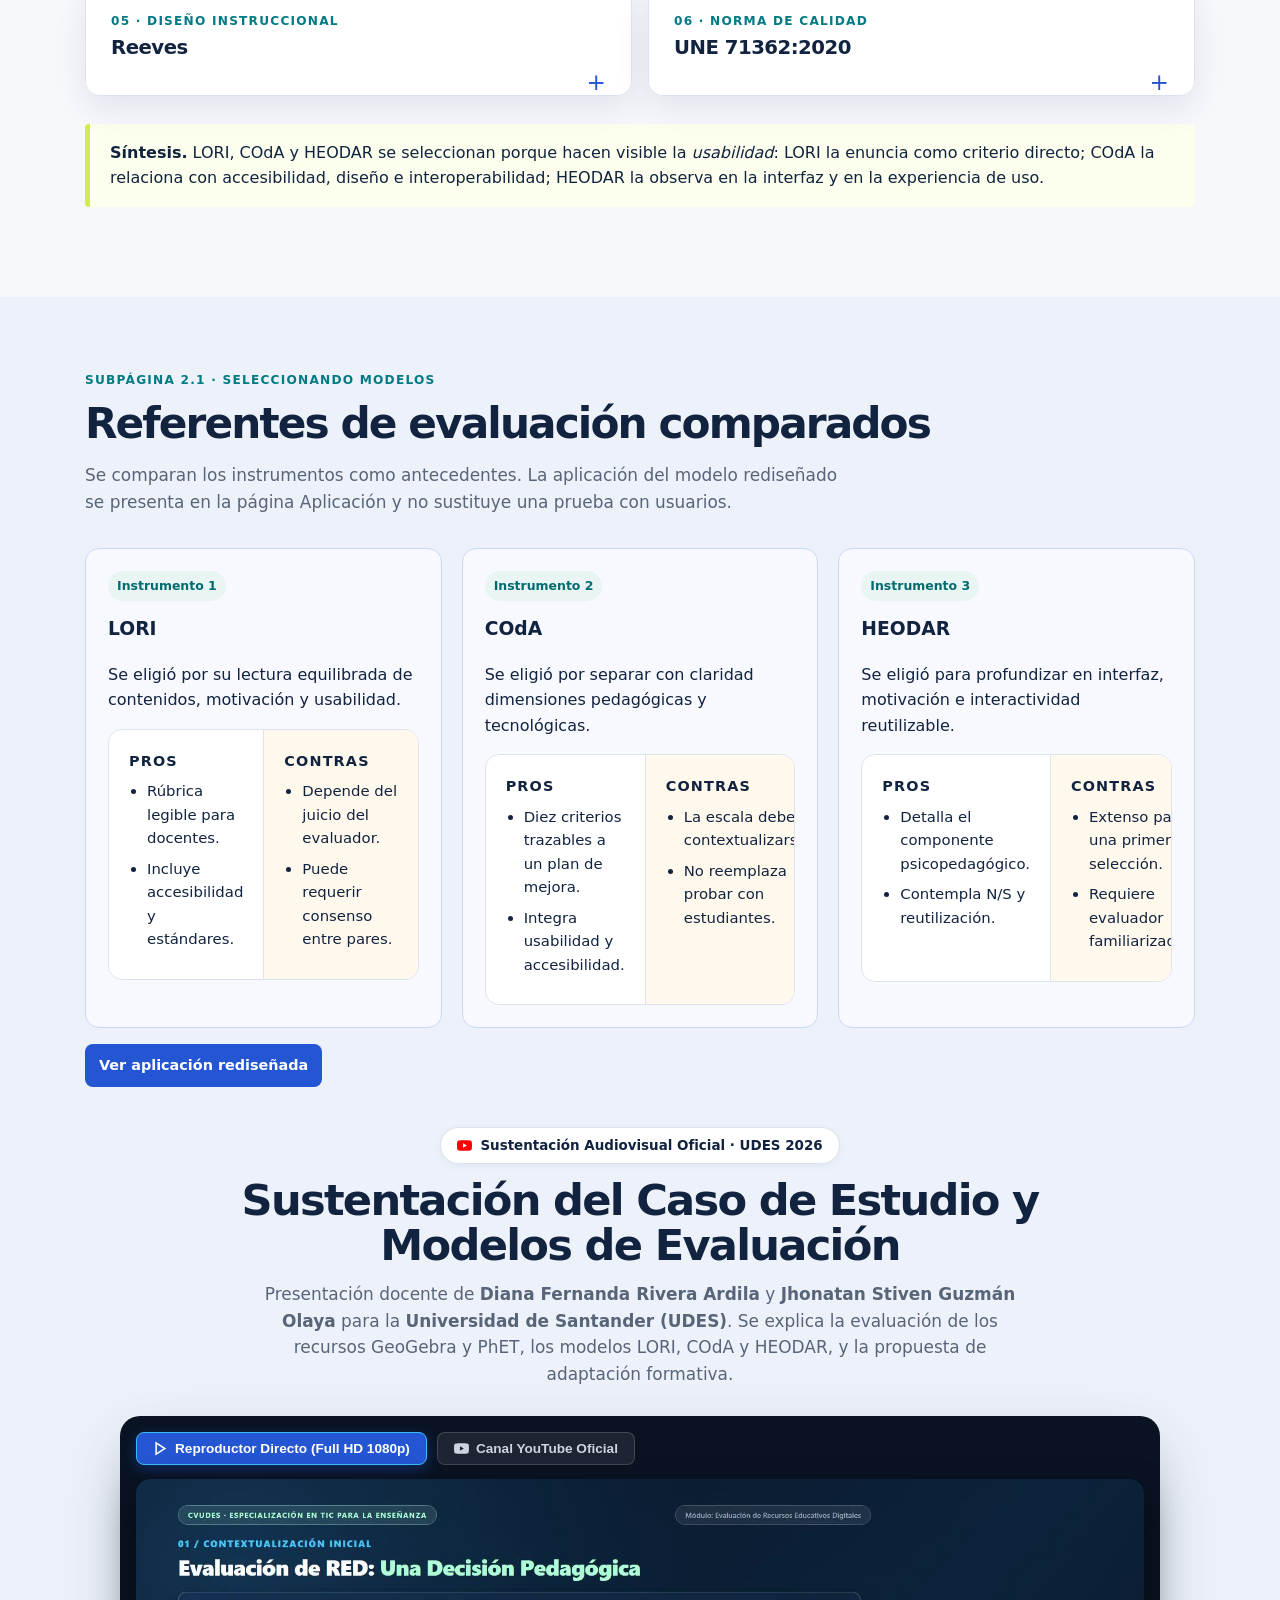
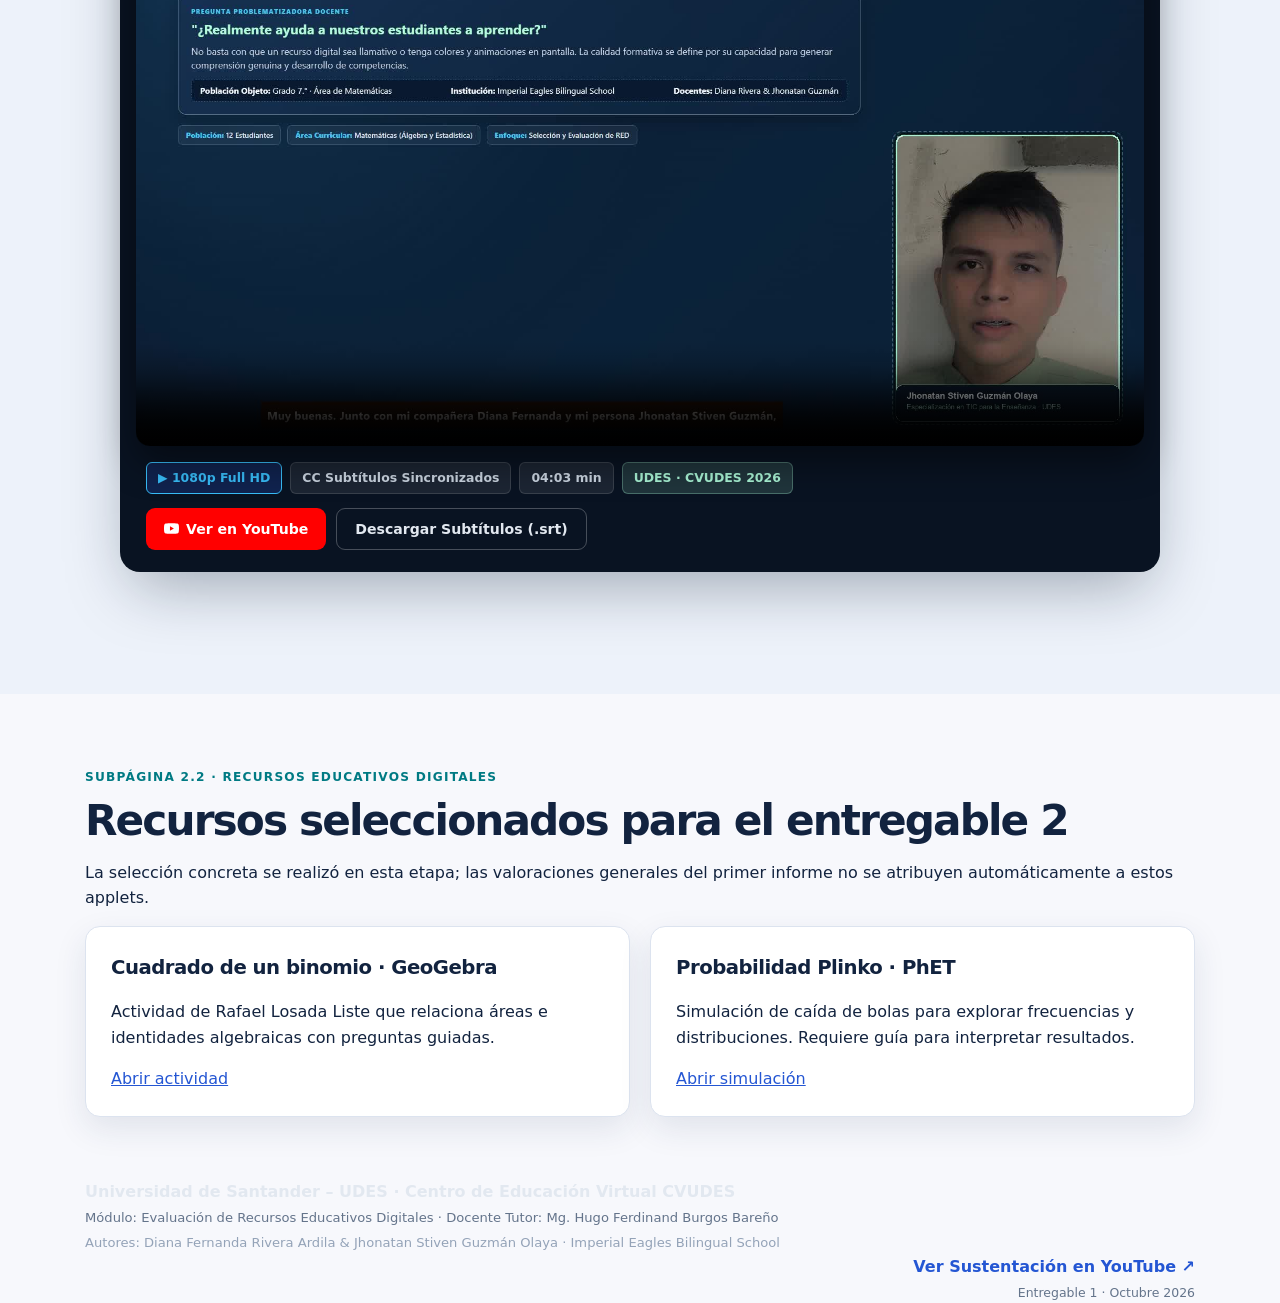
<file: modelos.html>
<!doctype html><html lang="es"><head><meta charset="utf-8"><meta name="viewport" content="width=device-width,initial-scale=1"><meta name="description" content="Seis modelos de evaluación de RED y aplicación de LORI, COdA y HEODAR."><title>Modelos y RED | Portafolio RED</title><link rel="stylesheet" href="styles.css">  <link rel="stylesheet" href="lightbox.css">
</head><body><div class="topline"></div>
</div><header class="shell"><nav class="nav"><a class="brand" href="index.html">PORTAFOLIO <span>RED</span> <span class="badge-udes">UDES</span></a><div class="links"><a href="index.html">Inicio</a><a href="modelos.html">Modelos y RED</a><a href="rediseno.html">Rediseño</a><a href="aplicacion.html">Aplicación</a><a href="referencias.html">Referencias</a></div></nav></header><main>
<section class="hero"><div class="shell"><p class="eyebrow">Página 2 · Modelos de evaluación y RED</p><h1>Seis modelos para una decisión <em>pedagógica y usable.</em></h1><p class="lede">La calidad de un RED no se limita a que funcione: debe ser pertinente para aprender, sencillo de usar, accesible y reutilizable. Aquí se comparan seis referentes y se aplican tres instrumentos a dos simulaciones.</p><div class="tabs"><a href="#seis-modelos">Seis modelos</a><a href="#seleccionando">Seleccionando modelos</a><a href="#recursos">Recursos educativos digitales</a></div></div></section>
<section class="section" id="seis-modelos"><div class="shell"><p class="tag">Panorama bibliográfico</p><h2>Seis modelos de evaluación de calidad</h2><p class="section-intro">Cada ficha explicita qué se revisa, cómo se valora y con qué instrumento. Las escalas se presentan como orientación para su uso; la decisión requiere observar el RED en el contexto real de aula.</p><div class="model-list">
<details class="card model" open><summary><span class="tag">01 · Objetos de aprendizaje</span><h3>LORI - Learning Object Review Instrument</h3></summary><div class="model-body"><p><strong>Descripción.</strong> Rúbrica para revisión colaborativa de objetos de aprendizaje; integra la calidad pedagógica, técnica y de accesibilidad.</p><p><strong>Criterios.</strong> Calidad de contenido, adecuación a objetivos, retroalimentación/adaptación, motivación, diseño y presentación, interacción-usabilidad, accesibilidad, reusabilidad y estándares.</p><p><strong>Métrica.</strong> 1 a 5 estrellas y <em>NA</em> cuando el ítem no aplica.</p><p><strong>Metodología.</strong> Evaluadores revisan el objeto, registran evidencia y consensúan los puntajes.</p><p><strong>Instrumento.</strong> Plantilla/rúbrica LORI con campos de comentarios por criterio.</p></div></details>
<details class="card model"><summary><span class="tag">02 · Calidad integral</span><h3>COdA - Calidad de Objetos de Aprendizaje</h3></summary><div class="model-body"><p><strong>Descripción.</strong> Herramienta para valorar objetos de aprendizaje desde la eficacia didáctica y las condiciones tecnológicas de uso.</p><p><strong>Criterios.</strong> Objetivos y coherencia, contenidos, reflexión/crítica/innovación, interactividad/adaptabilidad, motivación, formato/diseño, usabilidad, accesibilidad, reusabilidad e interoperabilidad.</p><p><strong>Métrica.</strong> Escala aplicada de 1 (muy deficiente) a 5 (excelente), con NA si procede; se promedia por dimensión.</p><p><strong>Metodología.</strong> Revisión analítica de cada criterio, anotación de evidencia y plan de mejora.</p><p><strong>Instrumento.</strong> Plantilla COdA de diez criterios con valoración y observaciones.</p></div></details>
<details class="card model"><summary><span class="tag">03 · Aseguramiento de competencias</span><h3>ECOBA</h3></summary><div class="model-body"><p><strong>Descripción.</strong> Evaluación de Calidad en Objetos de Aprendizaje, orientada a determinar si el objeto asegura competencias antes de su implementación con estudiantes.</p><p><strong>Criterios.</strong> Pertinencia y veracidad de contenidos; diseño estético y funcional; diseño instruccional y aseguramiento de competencias.</p><p><strong>Métrica.</strong> Ponderación 0 a 3 por indicador y umbrales mínimos por eje; el puntaje global permite clasificar el objeto.</p><p><strong>Metodología.</strong> Revisión previa, contraste de indicadores y cálculo ponderado por los tres ejes.</p><p><strong>Instrumento.</strong> Formato ECOBA con 41 indicadores y puntajes de aceptación.</p></div></details>
<details class="card model"><summary><span class="tag">04 · Reutilización</span><h3>HEODAR</h3></summary><div class="model-body"><p><strong>Descripción.</strong> Herramienta de Evaluación de Objetos Didácticos de Aprendizaje Reutilizables; enfatiza la perspectiva de expertos sobre la calidad psicopedagógica e interfaz.</p><p><strong>Criterios.</strong> Categoría didáctico-curricular, psicopedagógica, diseño de interfaz y reutilización; incluye motivación, interactividad, nivel de dificultad, creatividad y navegación.</p><p><strong>Métrica.</strong> 1 (muy deficiente) a 5 (muy alta), además de N/S cuando no se conoce el criterio.</p><p><strong>Metodología.</strong> Juicio de expertos por categorías, promedio de resultados y comentario para reutilización.</p><p><strong>Instrumento.</strong> Cuestionario HEODAR de criterios pedagógicos y de interfaz.</p></div></details>
<details class="card model"><summary><span class="tag">05 · Diseño instruccional</span><h3>Reeves</h3></summary><div class="model-body"><p><strong>Descripción.</strong> Marco para valorar ambientes de aprendizaje basados en computador desde las decisiones de diseño que favorecen la construcción de conocimiento.</p><p><strong>Criterios.</strong> Catorce dimensiones: epistemología, pedagogía, tareas, motivación, rol docente, apoyo metacognitivo, colaboración, sensibilidad cultural, facilidad de uso, navegación, carga cognitiva, medios, estética y funcionalidad.</p><p><strong>Métrica.</strong> Escalas bipolares por dimensión; la ubicación del recurso muestra el perfil de diseño, no solo un total.</p><p><strong>Metodología.</strong> Análisis cualitativo y contextual del diseño instruccional, preferiblemente con discusión de expertos.</p><p><strong>Instrumento.</strong> Matriz de 14 dimensiones pedagógicas e interfaz.</p></div></details>
<details class="card model"><summary><span class="tag">06 · Norma de calidad</span><h3>UNE 71362:2020</h3></summary><div class="model-body"><p><strong>Descripción.</strong> Norma para evaluar materiales educativos digitales desde eficacia didáctica, tecnológica y accesibilidad.</p><p><strong>Criterios.</strong> Descripción didáctica, contenidos, aprendizaje, adaptabilidad, interactividad, motivación, formato/diseño, reusabilidad, portabilidad, robustez, escenario, navegación, operabilidad y accesibilidad audiovisual/textual.</p><p><strong>Métrica.</strong> Rúbrica de 0 a 10 por indicador; el resultado se suma por criterio y perfil de evaluador.</p><p><strong>Metodología.</strong> Revisión manual y pruebas de uso con la rúbrica, complementables con verificación técnica.</p><p><strong>Instrumento.</strong> Rúbricas del Anexo F para profesorado y alumnado.</p></div></details>
</div><div class="callout"><strong>Síntesis.</strong> LORI, COdA y HEODAR se seleccionan porque hacen visible la <em>usabilidad</em>: LORI la enuncia como criterio directo; COdA la relaciona con accesibilidad, diseño e interoperabilidad; HEODAR la observa en la interfaz y en la experiencia de uso.</div></div></section>
<section class="section alt" id="seleccionando"><div class="shell"><p class="tag">Subpágina 2.1 · Seleccionando modelos</p><h2>Referentes de evaluación comparados</h2><p class="section-intro">Se comparan los instrumentos como antecedentes. La aplicación del modelo rediseñado se presenta en la página Aplicación y no sustituye una prueba con usuarios.</p><div class="grid three"><article class="instrument"><span class="score-note">Instrumento 1</span><h3>LORI</h3><p>Se eligió por su lectura equilibrada de contenidos, motivación y usabilidad.</p><div class="proscons"><div><h4>Pros</h4><ul><li>Rúbrica legible para docentes.</li><li>Incluye accesibilidad y estándares.</li></ul></div><div><h4>Contras</h4><ul><li>Depende del juicio del evaluador.</li><li>Puede requerir consenso entre pares.</li></ul></div></div></article><article class="instrument"><span class="score-note">Instrumento 2</span><h3>COdA</h3><p>Se eligió por separar con claridad dimensiones pedagógicas y tecnológicas.</p><div class="proscons"><div><h4>Pros</h4><ul><li>Diez criterios trazables a un plan de mejora.</li><li>Integra usabilidad y accesibilidad.</li></ul></div><div><h4>Contras</h4><ul><li>La escala debe contextualizarse.</li><li>No reemplaza probar con estudiantes.</li></ul></div></div></article><article class="instrument"><span class="score-note">Instrumento 3</span><h3>HEODAR</h3><p>Se eligió para profundizar en interfaz, motivación e interactividad reutilizable.</p><div class="proscons"><div><h4>Pros</h4><ul><li>Detalla el componente psicopedagógico.</li><li>Contempla N/S y reutilización.</li></ul></div><div><h4>Contras</h4><ul><li>Extenso para una primera selección.</li><li>Requiere evaluador familiarizado.</li></ul></div></div></article></div><div class="link-row"><a class="button" href="aplicacion.html#resultados">Ver aplicación rediseñada</a></div>
<section class="section video-theater-section" id="video-sustentacion">
  <div class="shell">
    <div class="video-theater-header">
      <div class="theater-pill">
        <svg width="15" height="15" viewBox="0 0 24 24" fill="#FF0000"><path d="M23.498 6.186a3.016 3.016 0 0 0-2.122-2.136C19.505 3.545 12 3.545 12 3.545s-7.505 0-9.377.505A3.017 3.017 0 0 0 .502 6.186C0 8.07 0 12 0 12s0 3.93.502 5.814a3.016 3.016 0 0 0 2.122 2.136c1.871.505 9.376.505 9.376.505s7.505 0 9.377-.505a3.015 3.015 0 0 0 2.122-2.136C24 15.93 24 12 24 12s0-3.93-.502-5.814zM9.545 15.568V8.432L15.818 12l-6.273 3.568z"/></svg>
        Sustentación Audiovisual Oficial · UDES 2026
      </div>
      <h2>Sustentación del Caso de Estudio y Modelos de Evaluación</h2>
      <p class="section-intro" style="margin: 0 auto;">
        Presentación docente de <strong>Diana Fernanda Rivera Ardila</strong> y <strong>Jhonatan Stiven Guzmán Olaya</strong> para la <strong>Universidad de Santander (UDES)</strong>. Se explica la evaluación de los recursos GeoGebra y PhET, los modelos LORI, COdA y HEODAR, y la propuesta de adaptación formativa.
      </p>
    </div>

    <!-- Cinematic Player Card -->
    <div class="cinema-player-card">
      <!-- Selector de Fuente (Reproductor Directo sin restricciones vs YouTube) -->
      <div class="cinema-source-tabs">
        <button class="source-tab active" onclick="switchVideoSource('native')">
          <svg width="15" height="15" viewBox="0 0 24 24" fill="none" stroke="currentColor" stroke-width="2.5"><polygon points="5 3 19 12 5 21 5 3"/></svg>
          Reproductor Directo (Full HD 1080p)
        </button>
        <button class="source-tab" onclick="switchVideoSource('youtube')">
          <svg width="15" height="15" viewBox="0 0 24 24" fill="currentColor"><path d="M23.498 6.186a3.016 3.016 0 0 0-2.122-2.136C19.505 3.545 12 3.545 12 3.545s-7.505 0-9.377.505A3.017 3.017 0 0 0 .502 6.186C0 8.07 0 12 0 12s0 3.93.502 5.814a3.016 3.016 0 0 0 2.122 2.136c1.871.505 9.376.505 9.376.505s7.505 0 9.377-.505a3.015 3.015 0 0 0 2.122-2.136C24 15.93 24 12 24 12s0-3.93-.502-5.814zM9.545 15.568V8.432L15.818 12l-6.273 3.568z"/></svg>
          Canal YouTube Oficial
        </button>
      </div>

      <!-- 1. Reproductor Nativo HTML5 (Sin Error 153, funciona 100% online y offline) -->
      <div id="video-native-box" class="cinema-video-wrapper">
        <video 
          class="cinema-html5-video" 
          controls 
          preload="metadata" 
          poster="media/video-poster-1080p.jpg"
          aria-label="Sustentación de Modelos de Evaluación de RED">
          <source src="media/video-presentacion-comprimido.mp4" type="video/mp4">
          Tu navegador no admite reproducción de video HTML5.
        </video>
      </div>

      <!-- 2. Contenedor YouTube Embed -->
      <div id="video-youtube-box" class="cinema-iframe-wrapper" style="display:none;">
        <iframe 
          id="yt-iframe"
          src=""
          data-src="https://www.youtube-nocookie.com/embed/Npxy5lsKq0U?rel=0&modestbranding=1" 
          title="Sustentación Oficial: Modelos de Evaluación de RED - Universidad de Santander UDES"
          allow="accelerometer; autoplay; clipboard-write; encrypted-media; gyroscope; picture-in-picture; web-share" 
          allowfullscreen>
        </iframe>
      </div>

      <!-- Barra de Metadatos y Accesos Directos -->
      <div class="cinema-controls-bar">
        <div class="cinema-meta">
          <span class="cinema-badge hd">▶ 1080p Full HD</span>
          <span class="cinema-badge">CC Subtítulos Sincronizados</span>
          <span class="cinema-badge">04:03 min</span>
          <span class="cinema-badge udes">UDES · CVUDES 2026</span>
        </div>
        <div class="cinema-actions">
          <a href="https://youtu.be/Npxy5lsKq0U" target="_blank" rel="noopener" class="cinema-btn red">
            <svg width="15" height="15" viewBox="0 0 24 24" fill="currentColor"><path d="M23.498 6.186a3.016 3.016 0 0 0-2.122-2.136C19.505 3.545 12 3.545 12 3.545s-7.505 0-9.377.505A3.017 3.017 0 0 0 .502 6.186C0 8.07 0 12 0 12s0 3.93.502 5.814a3.016 3.016 0 0 0 2.122 2.136c1.871.505 9.376.505 9.376.505s7.505 0 9.377-.505a3.015 3.015 0 0 0 2.122-2.136C24 15.93 24 12 24 12s0-3.93-.502-5.814zM9.545 15.568V8.432L15.818 12l-6.273 3.568z"/></svg>
            Ver en YouTube
          </a>
          <a href="media/subtitulos-video-modelos-red.srt" download class="cinema-btn outline">
            Descargar Subtítulos (.srt)
          </a>
        </div>
      </div>
    </div>
  </div>
</section>
</div></section>
<section class="section" id="recursos"><div class="shell"><p class="tag">Subpágina 2.2 · Recursos educativos digitales</p><h2>Recursos seleccionados para el entregable 2</h2><p>La selección concreta se realizó en esta etapa; las valoraciones generales del primer informe no se atribuyen automáticamente a estos applets.</p><div class="grid two"><article class="card"><h3>Cuadrado de un binomio · GeoGebra</h3><p>Actividad de Rafael Losada Liste que relaciona áreas e identidades algebraicas con preguntas guiadas.</p><a href="https://www.geogebra.org/m/aJpKqgHY">Abrir actividad</a></article><article class="card"><h3>Probabilidad Plinko · PhET</h3><p>Simulación de caída de bolas para explorar frecuencias y distribuciones. Requiere guía para interpretar resultados.</p><a href="https://phet.colorado.edu/sims/html/plinko-probability/latest/plinko-probability_all.html?locale=es">Abrir simulación</a></article></div></div></section></main><footer class="academic-footer">
  <div class="shell">
    <div>
      <p style="margin:0 0 4px; font-weight:700; color:#E2E8F0;">Universidad de Santander – UDES · Centro de Educación Virtual CVUDES</p>
      <p style="margin:0; font-size:0.82rem; color:#64748B;">Módulo: Evaluación de Recursos Educativos Digitales · Docente Tutor: Mg. Hugo Ferdinand Burgos Bareño</p>
      <p style="margin:4px 0 0; font-size:0.82rem; color:#94A3B8;">Autores: Diana Fernanda Rivera Ardila & Jhonatan Stiven Guzmán Olaya · Imperial Eagles Bilingual School</p>
    </div>
    <div style="text-align:right;">
      <a href="https://youtu.be/Npxy5lsKq0U" target="_blank" rel="noopener" style="font-weight:700; text-decoration:none;">Ver Sustentación en YouTube ↗</a>
      <p style="margin:4px 0 0; font-size:0.78rem; color:#64748B;">Entregable 1 · Octubre 2026</p>
    </div>
  </div>
</footer><script src="app.js"></script>  <script src="lightbox.js"></script>
</body></html>
</file>
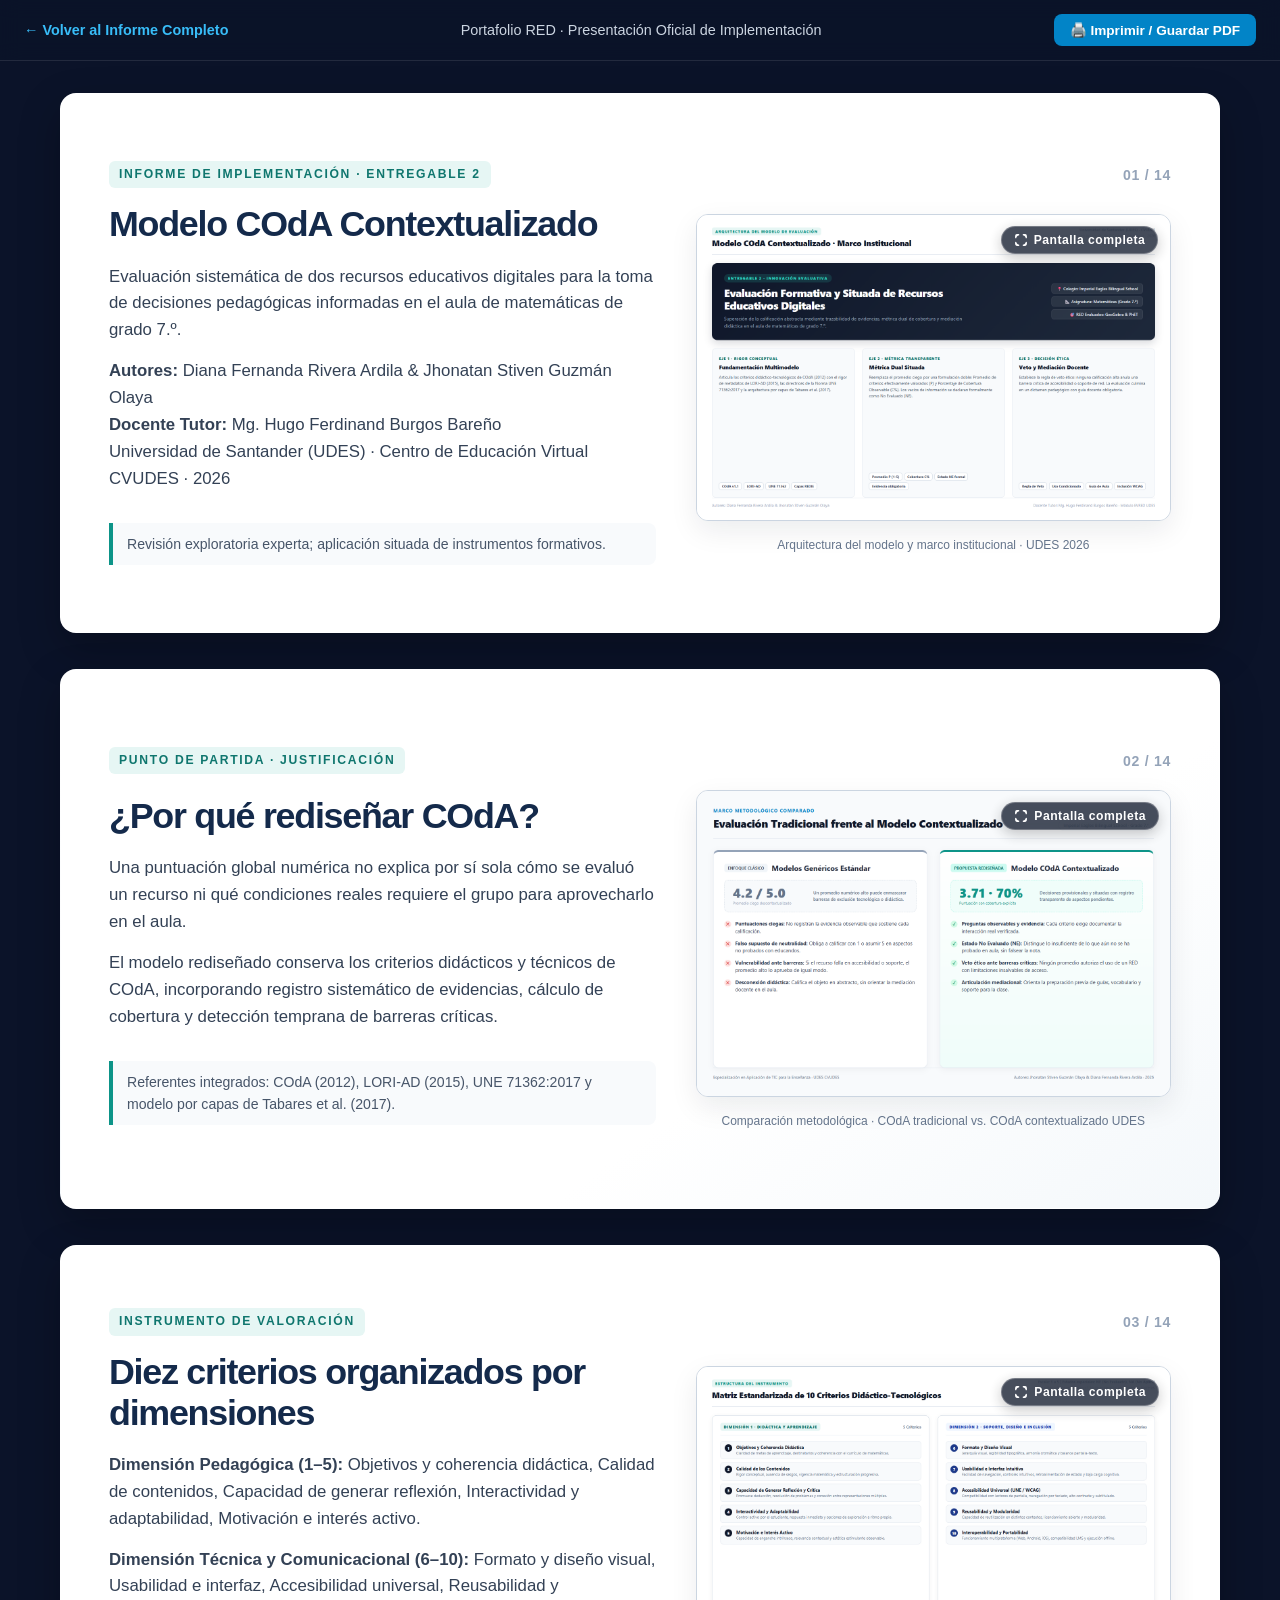
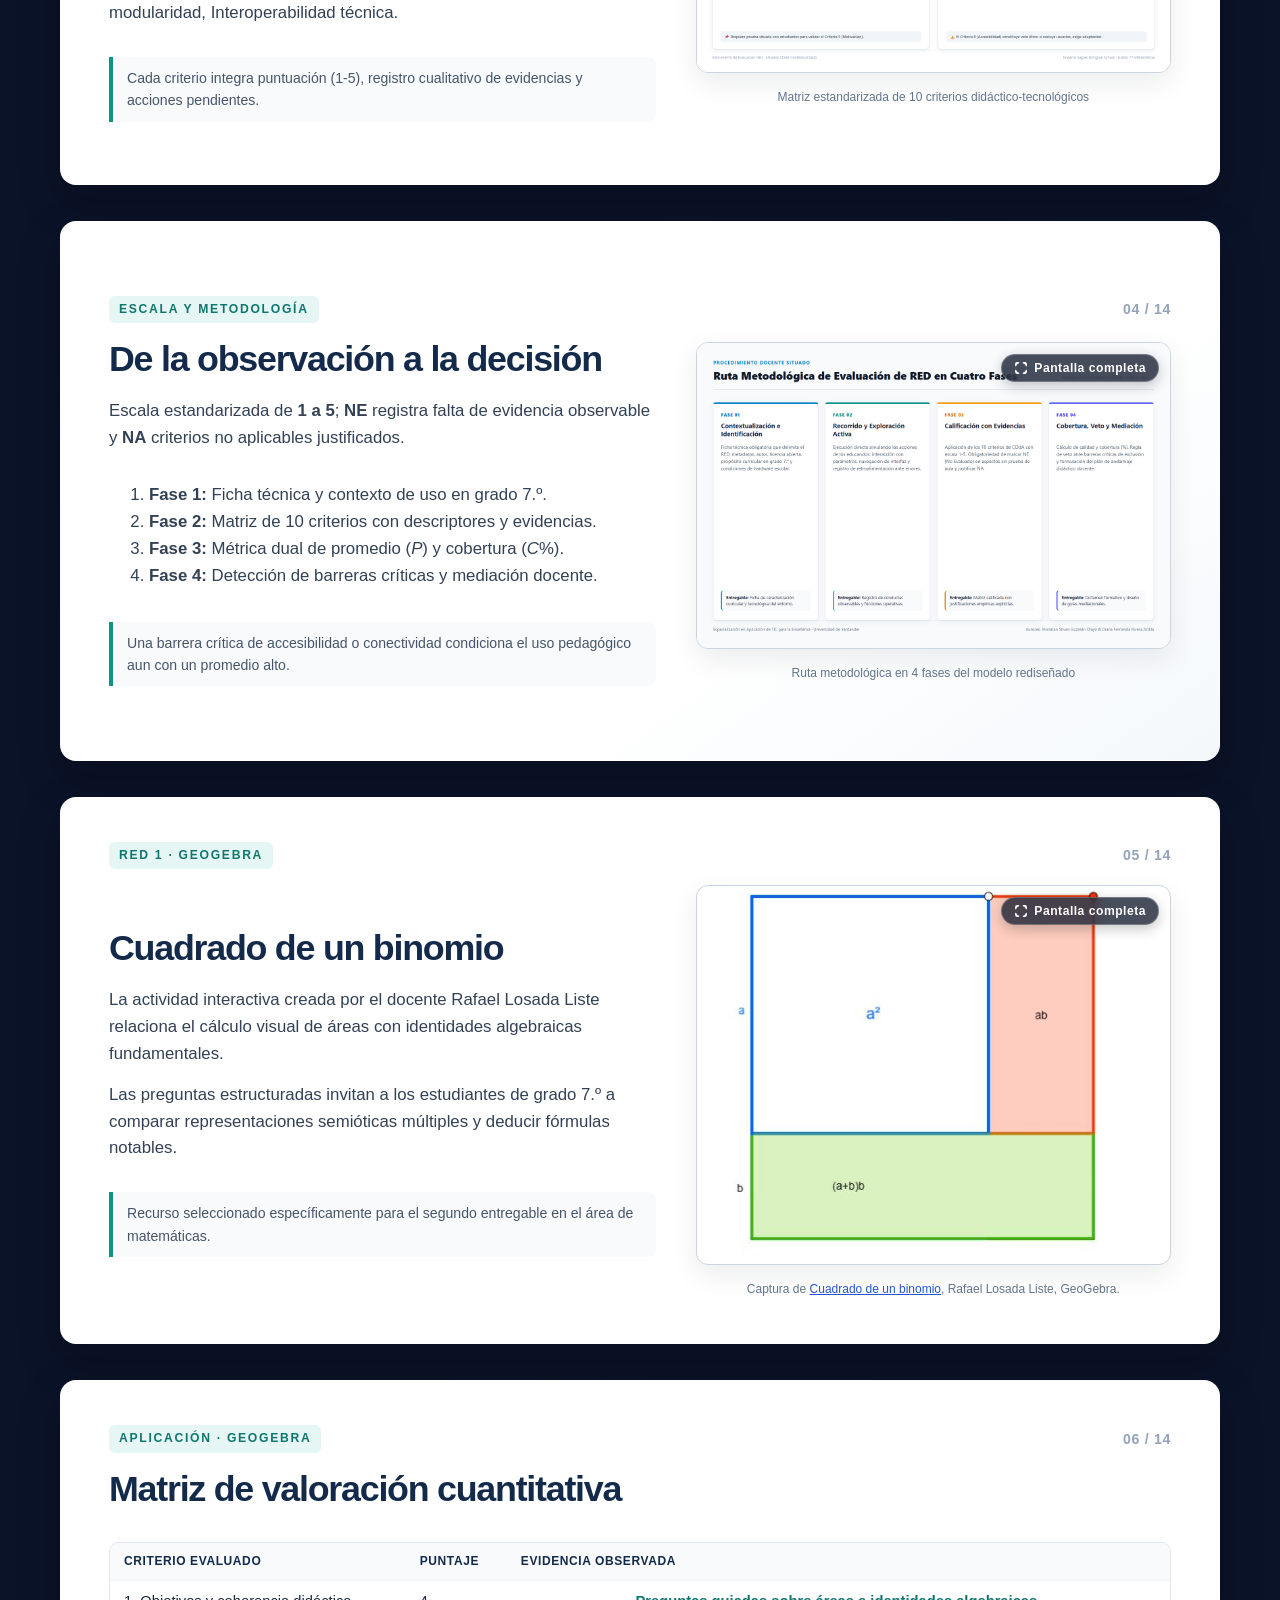
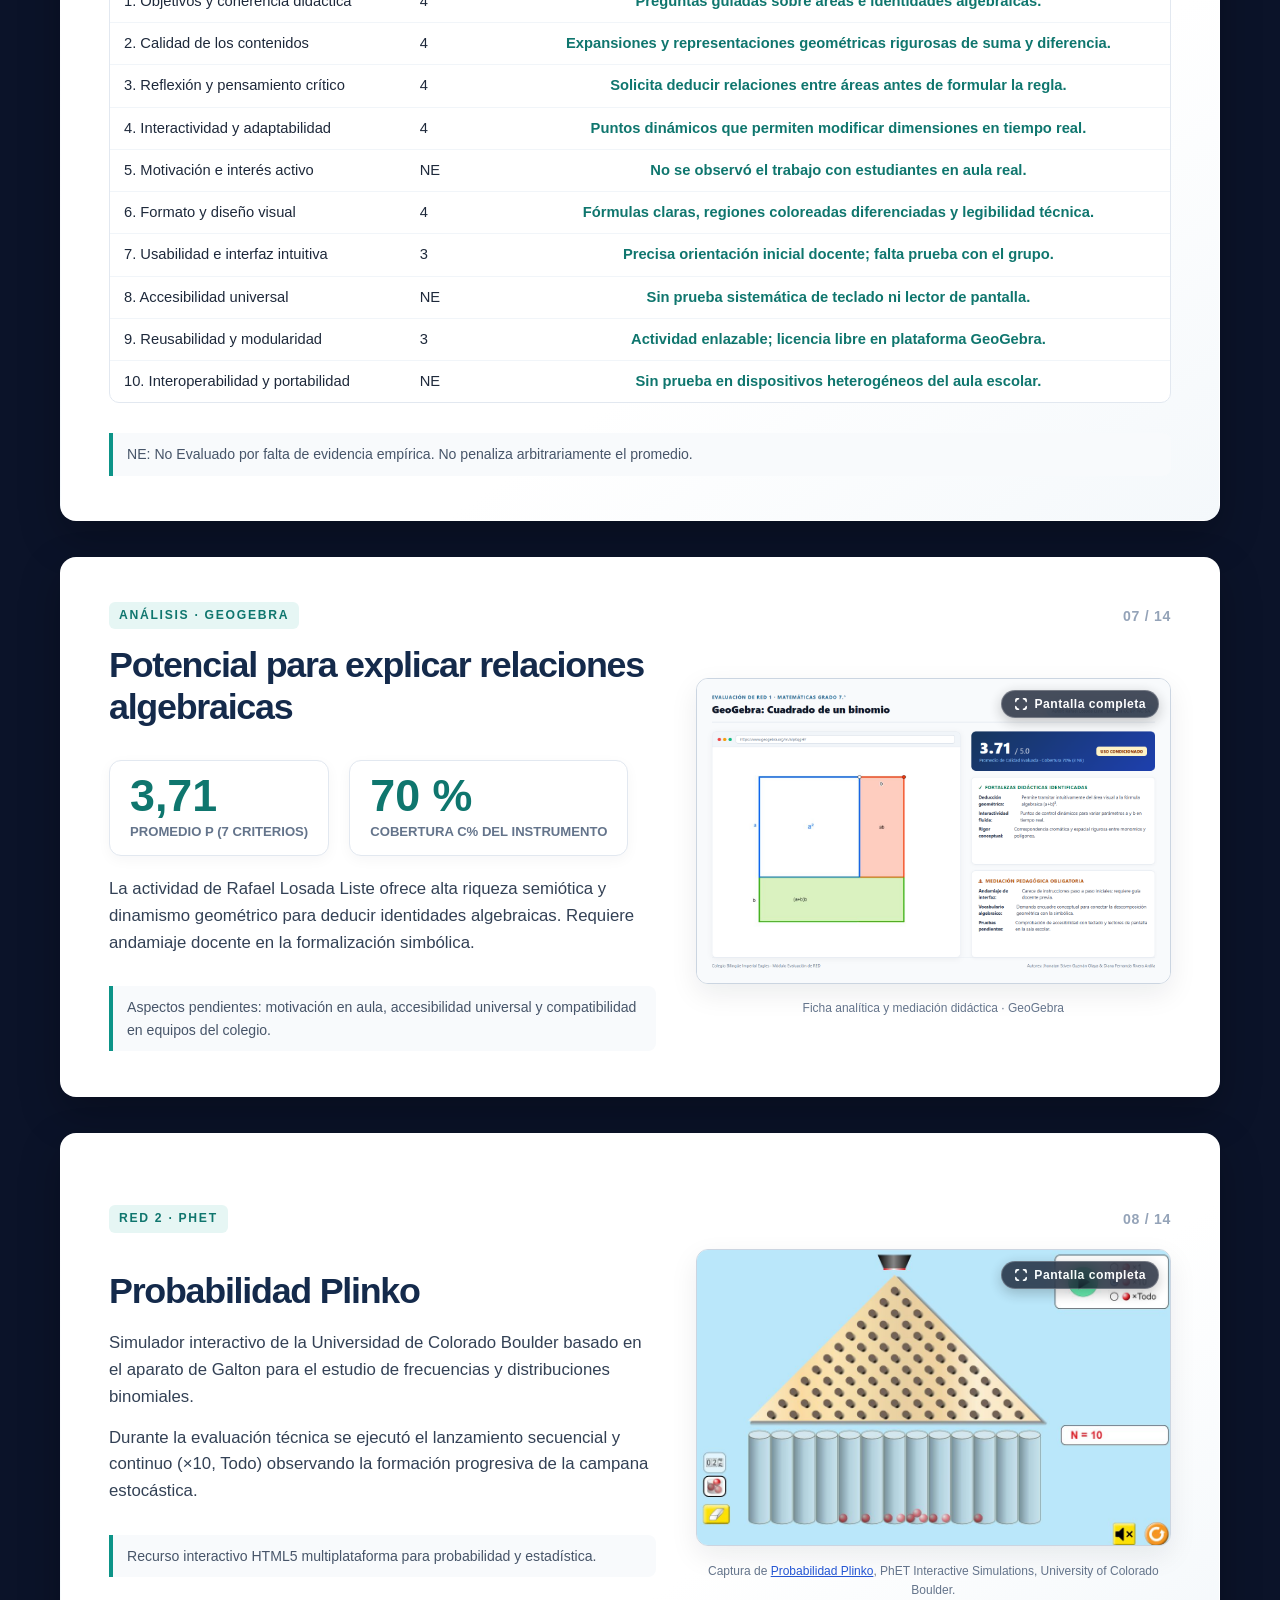
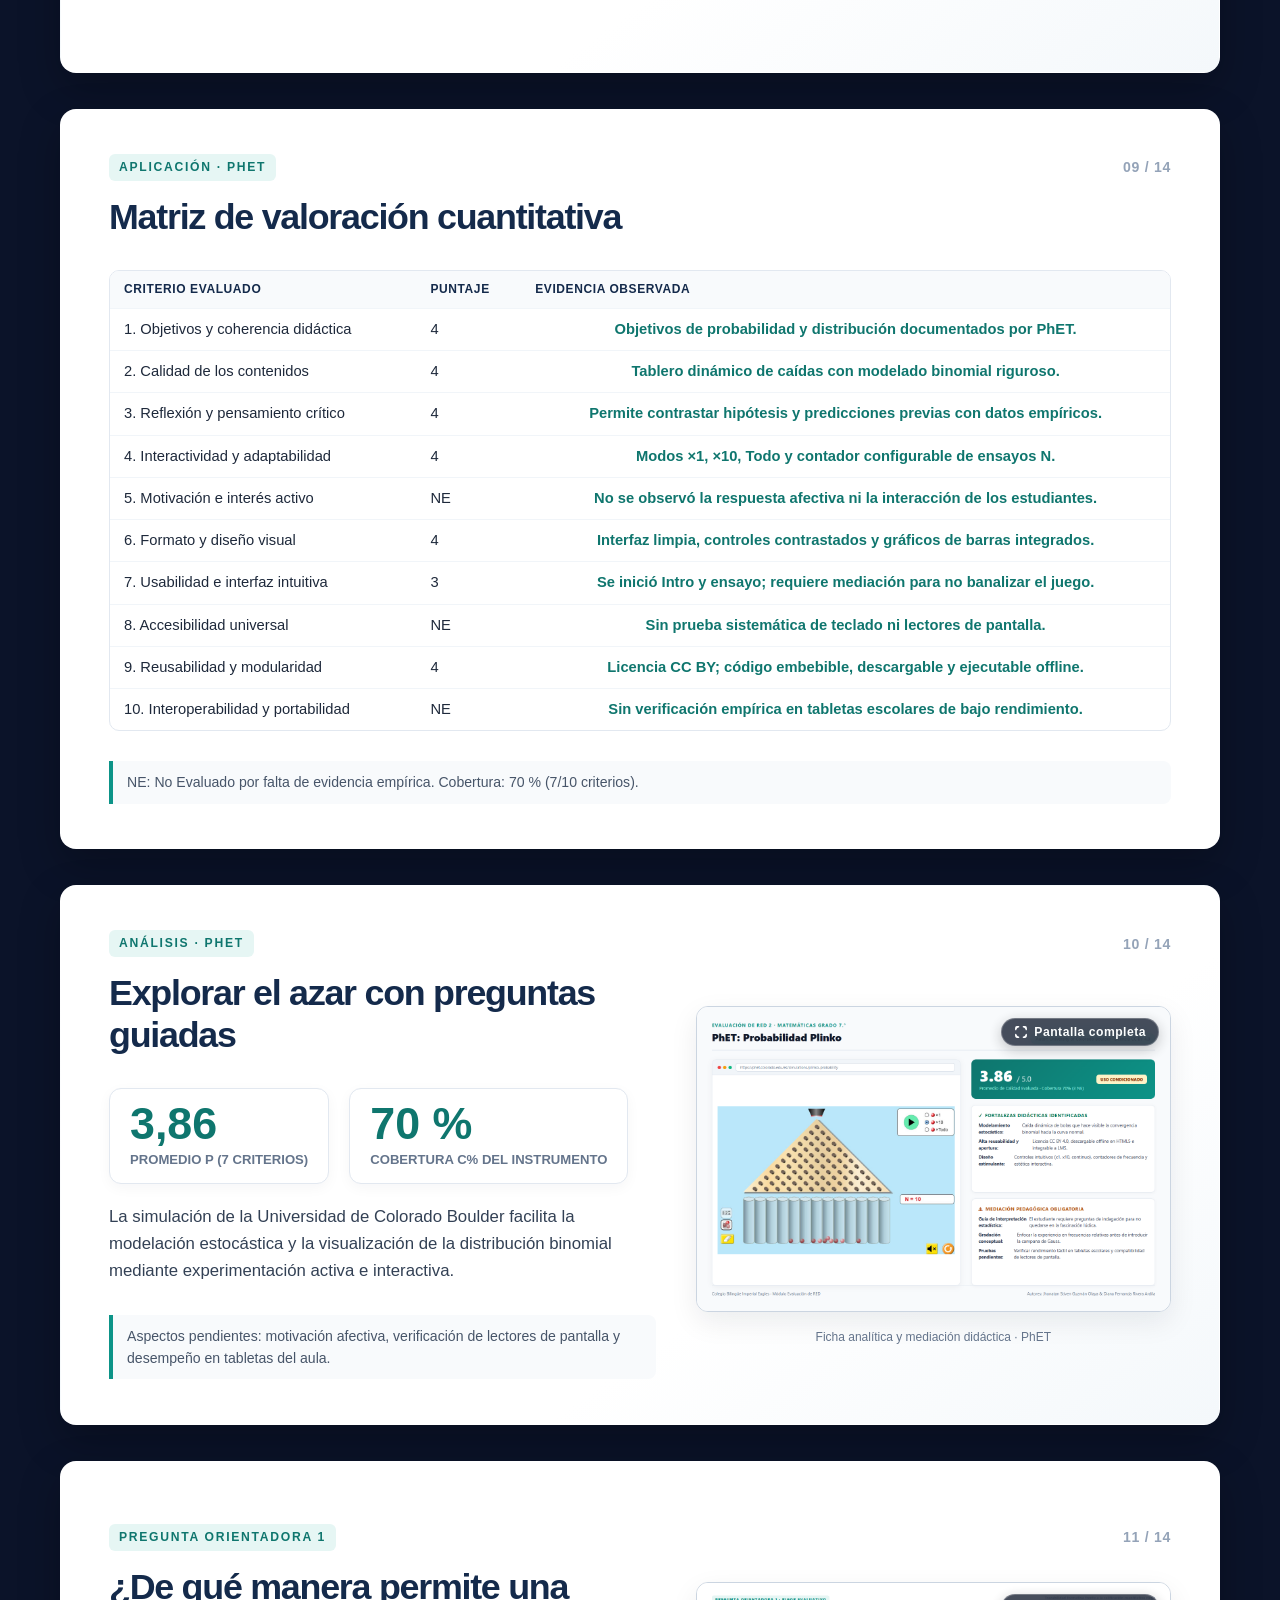
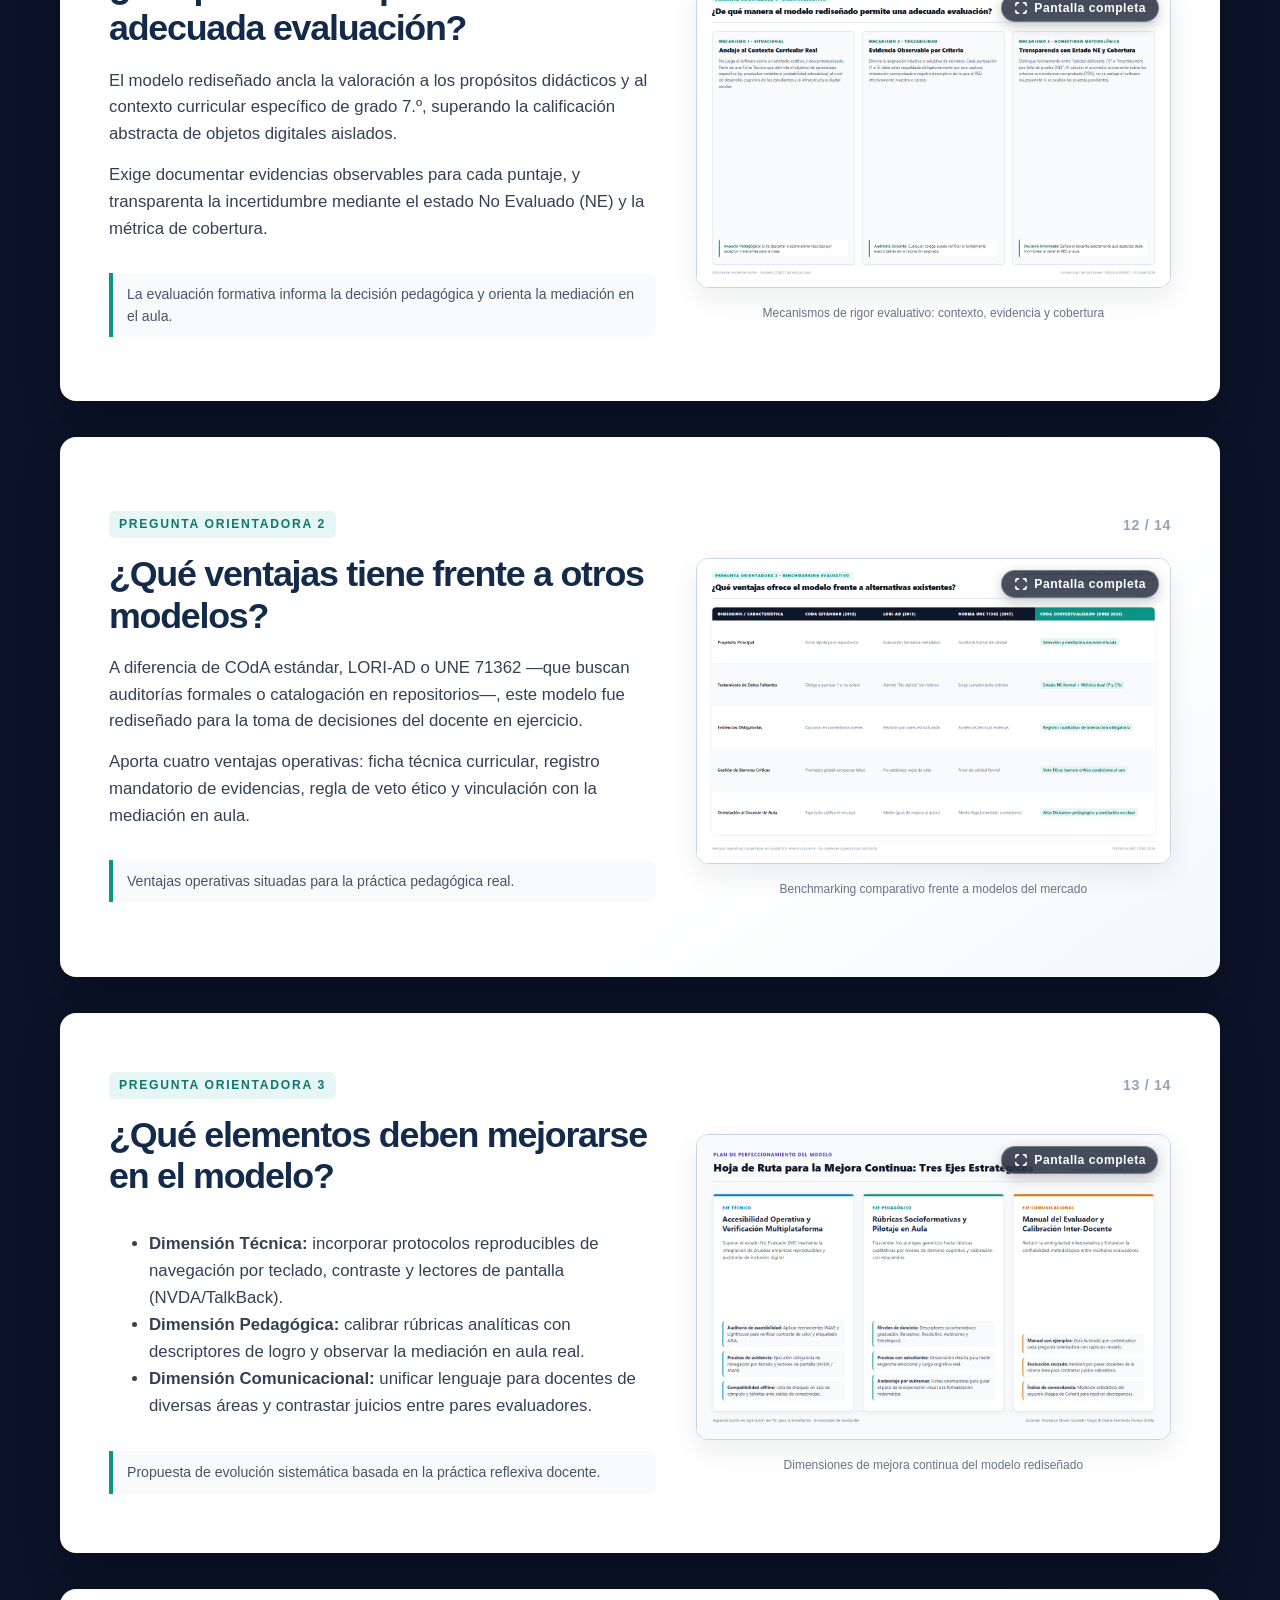
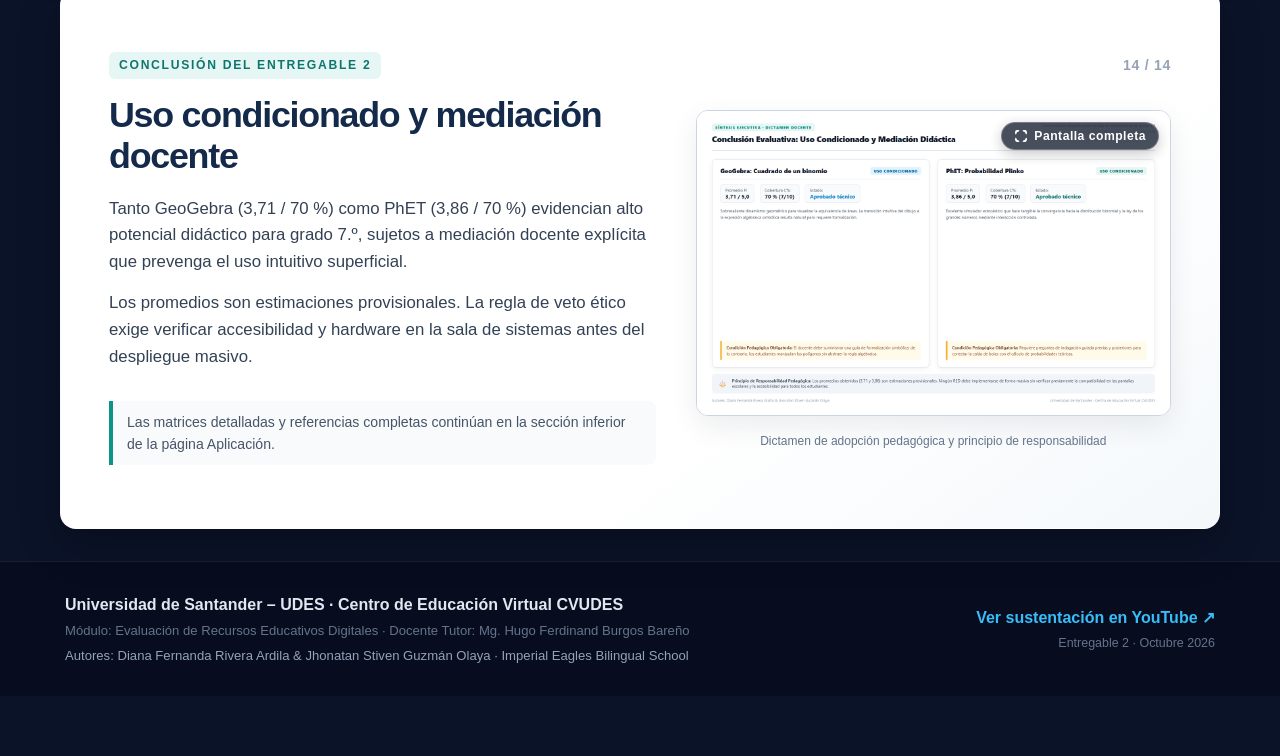
<file: presentacion.html>
<!doctype html>
<html lang="es">
<head>
<meta charset="utf-8">
<meta name="viewport" content="width=device-width, initial-scale=1">
<title>Presentación Ejecutiva · Modelo de Evaluación RED Rediseñado | UDES</title>
<link rel="stylesheet" href="styles.css">
<style>
* { box-sizing: border-box; }
body {
    margin: 0;
    font-family: -apple-system, BlinkMacSystemFont, "Segoe UI", Roboto, Helvetica, Arial, sans-serif;
    background: #0b1329;
    color: #1e293b;
    padding-bottom: 60px;
}
.pres-nav {
    position: sticky;
    top: 0;
    z-index: 100;
    background: rgba(11, 19, 41, 0.95);
    backdrop-filter: blur(10px);
    border-bottom: 1px solid rgba(255, 255, 255, 0.1);
    padding: 14px 24px;
    display: flex;
    justify-content: space-between;
    align-items: center;
    color: #cbd5e1;
    font-size: 0.9rem;
}
.pres-nav a {
    color: #38bdf8;
    text-decoration: none;
    font-weight: 700;
    display: inline-flex;
    align-items: center;
    gap: 6px;
}
.pres-nav a:hover {
    text-decoration: underline;
}
.pres-btn-print {
    background: #0284c7;
    color: white;
    border: none;
    padding: 8px 16px;
    border-radius: 8px;
    font-weight: 700;
    font-size: 0.85rem;
    cursor: pointer;
    transition: background 0.2s;
}
.pres-btn-print:hover {
    background: #0369a1;
}
.slide-deck-container {
    max-width: 1200px;
    margin: 32px auto;
    padding: 0 20px;
    display: flex;
    flex-direction: column;
    gap: 36px;
}
.slide-card {
    background: #ffffff;
    border-radius: 16px;
    overflow: hidden;
    box-shadow: 0 16px 40px rgba(0, 0, 0, 0.25);
    border: 1px solid rgba(255, 255, 255, 0.12);
    min-height: 540px;
    padding: 44px 48px;
    display: flex;
    flex-direction: column;
    justify-content: center;
    position: relative;
}
.slide-card:nth-child(even) {
    background: linear-gradient(145deg, #ffffff 65%, #f4f8fb 100%);
}
.slide-top-row {
    display: flex;
    justify-content: space-between;
    align-items: center;
    margin-bottom: 16px;
}
.slide-badge {
    color: #0f766e;
    font-size: 0.76rem;
    font-weight: 800;
    letter-spacing: 0.14em;
    text-transform: uppercase;
    background: #e6f6f4;
    padding: 4px 10px;
    border-radius: 6px;
}
.slide-counter {
    color: #94a3b8;
    font-size: 0.88rem;
    font-weight: 750;
    letter-spacing: 0.05em;
}
.slide-card h2 {
    color: #142a4b;
    font-size: clamp(1.8rem, 2.8vw, 2.6rem);
    font-weight: 800;
    letter-spacing: -0.035em;
    line-height: 1.15;
    margin: 0 0 18px;
}
.slide-card p, .slide-card li {
    font-size: 1.05rem;
    line-height: 1.6;
    color: #334155;
}
.slide-card p {
    margin: 0 0 14px;
}
.slide-split {
    display: grid;
    grid-template-columns: minmax(0, 1.15fr) minmax(360px, 1fr);
    gap: 40px;
    align-items: center;
}
.slide-split-content {
    display: flex;
    flex-direction: column;
    justify-content: center;
}
.slide-split figure {
    margin: 0;
    text-align: center;
}
.slide-split img {
    width: 100%;
    max-height: 380px;
    object-fit: contain;
    border-radius: 12px;
    background: #ffffff;
    border: 1px solid #cbd5e1;
    box-shadow: 0 10px 28px rgba(15, 23, 42, 0.08);
}
.slide-split figcaption {
    font-size: 0.75rem;
    color: #64748b;
    margin-top: 8px;
    font-weight: 500;
}
.slide-note {
    font-size: 0.88rem !important;
    color: #475569 !important;
    background: #f8fafc;
    border-left: 4px solid #0d9488;
    padding: 10px 14px;
    border-radius: 0 8px 8px 0;
    margin-top: 16px !important;
}
.slide-scores {
    display: flex;
    gap: 20px;
    margin: 14px 0 20px;
}
.slide-scores > div {
    background: #ffffff;
    border: 1px solid #e2e8f0;
    border-radius: 12px;
    padding: 12px 20px;
    box-shadow: 0 4px 14px rgba(15, 23, 42, 0.04);
}
.slide-scores strong {
    font-size: 2.8rem;
    font-weight: 800;
    color: #0f766e;
    line-height: 1;
}
.slide-scores span {
    font-size: 0.82rem;
    font-weight: 600;
    color: #64748b;
    text-transform: uppercase;
    display: block;
    margin-top: 4px;
}
.slide-table-wrap {
    overflow-x: auto;
    border: 1px solid #e2e8f0;
    border-radius: 10px;
    background: #fff;
    margin: 14px 0;
}
.slide-table {
    width: 100%;
    border-collapse: collapse;
    font-size: 0.92rem;
}
.slide-table th, .slide-table td {
    padding: 9px 14px;
    text-align: left;
    border-bottom: 1px solid #f1f5f9;
}
.slide-table th {
    background: #f8fafc;
    color: #142a4b;
    font-weight: 800;
    font-size: 0.75rem;
    text-transform: uppercase;
    letter-spacing: 0.05em;
}
.slide-table td:last-child {
    font-weight: 800;
    color: #0f766e;
    text-align: center;
}

@media print {
    body { background: #ffffff; padding: 0; }
    .pres-nav { display: none; }
    .slide-deck-container { margin: 0; padding: 0; gap: 0; max-width: 100%; }
    .slide-card {
        page-break-after: always;
        min-height: 96vh;
        box-shadow: none;
        border: none;
        border-top: 6px solid #0f766e;
        border-radius: 0;
        padding: 30px 40px;
    }
}
@media (max-width: 860px) {
    .slide-split { grid-template-columns: 1fr; gap: 20px; }
    .slide-card { padding: 26px 20px; min-height: 0; }
}
</style>
  <link rel="stylesheet" href="lightbox.css?v=20261030v2">
</head>
<body>

<nav class="pres-nav">
    <a href="aplicacion.html">← Volver al Informe Completo</a>
    <span>Portafolio RED · Presentación Oficial de Implementación</span>
    <button class="pres-btn-print" onclick="window.print()">🖨️ Imprimir / Guardar PDF</button>
</nav>

<div class="slide-deck-container">

    <!-- Diapositiva 01 -->
    <article class="slide-card" id="diapositiva-1">
        <div class="slide-top-row">
            <span class="slide-badge">Informe de Implementación · Entregable 2</span>
            <span class="slide-counter">01 / 14</span>
        </div>
        <div class="slide-split">
            <div class="slide-split-content">
                <h2>Modelo COdA Contextualizado</h2>
                <p>Evaluación sistemática de dos recursos educativos digitales para la toma de decisiones pedagógicas informadas en el aula de matemáticas de grado 7.º.</p>
                <p><strong>Autores:</strong> Diana Fernanda Rivera Ardila & Jhonatan Stiven Guzmán Olaya<br>
                <strong>Docente Tutor:</strong> Mg. Hugo Ferdinand Burgos Bareño<br>
                Universidad de Santander (UDES) · Centro de Educación Virtual CVUDES · 2026</p>
                <div class="slide-note">Revisión exploratoria experta; aplicación situada de instrumentos formativos.</div>
            </div>
            <figure>
                <img src="media/infografia-portada-modelo.png" alt="Arquitectura del Modelo COdA Contextualizado UDES">
                <figcaption>Arquitectura del modelo y marco institucional · UDES 2026</figcaption>
            </figure>
        </div>
    </article>

    <!-- Diapositiva 02 -->
    <article class="slide-card" id="diapositiva-2">
        <div class="slide-top-row">
            <span class="slide-badge">Punto de Partida · Justificación</span>
            <span class="slide-counter">02 / 14</span>
        </div>
        <div class="slide-split">
            <div class="slide-split-content">
                <h2>¿Por qué rediseñar COdA?</h2>
                <p>Una puntuación global numérica no explica por sí sola cómo se evaluó un recurso ni qué condiciones reales requiere el grupo para aprovecharlo en el aula.</p>
                <p>El modelo rediseñado conserva los criterios didácticos y técnicos de COdA, incorporando registro sistemático de evidencias, cálculo de cobertura y detección temprana de barreras críticas.</p>
                <div class="slide-note">Referentes integrados: COdA (2012), LORI-AD (2015), UNE 71362:2017 y modelo por capas de Tabares et al. (2017).</div>
            </div>
            <figure>
                <img src="media/infografia-enfoque-comparado.png" alt="Enfoque tradicional vs Modelo COdA contextualizado">
                <figcaption>Comparación metodológica · COdA tradicional vs. COdA contextualizado UDES</figcaption>
            </figure>
        </div>
    </article>

    <!-- Diapositiva 03 -->
    <article class="slide-card" id="diapositiva-3">
        <div class="slide-top-row">
            <span class="slide-badge">Instrumento de Valoración</span>
            <span class="slide-counter">03 / 14</span>
        </div>
        <div class="slide-split">
            <div class="slide-split-content">
                <h2>Diez criterios organizados por dimensiones</h2>
                <p><strong>Dimensión Pedagógica (1–5):</strong> Objetivos y coherencia didáctica, Calidad de contenidos, Capacidad de generar reflexión, Interactividad y adaptabilidad, Motivación e interés activo.</p>
                <p><strong>Dimensión Técnica y Comunicacional (6–10):</strong> Formato y diseño visual, Usabilidad e interfaz, Accesibilidad universal, Reusabilidad y modularidad, Interoperabilidad técnica.</p>
                <div class="slide-note">Cada criterio integra puntuación (1-5), registro cualitativo de evidencias y acciones pendientes.</div>
            </div>
            <figure>
                <img src="media/infografia-dimensiones-criterios.png" alt="Matriz de 10 criterios didáctico-tecnológicos">
                <figcaption>Matriz estandarizada de 10 criterios didáctico-tecnológicos</figcaption>
            </figure>
        </div>
    </article>

    <!-- Diapositiva 04 -->
    <article class="slide-card" id="diapositiva-4">
        <div class="slide-top-row">
            <span class="slide-badge">Escala y Metodología</span>
            <span class="slide-counter">04 / 14</span>
        </div>
        <div class="slide-split">
            <div class="slide-split-content">
                <h2>De la observación a la decisión</h2>
                <p>Escala estandarizada de <strong>1 a 5</strong>; <strong>NE</strong> registra falta de evidencia observable y <strong>NA</strong> criterios no aplicables justificados.</p>
                <ol>
                    <li><strong>Fase 1:</strong> Ficha técnica y contexto de uso en grado 7.º.</li>
                    <li><strong>Fase 2:</strong> Matriz de 10 criterios con descriptores y evidencias.</li>
                    <li><strong>Fase 3:</strong> Métrica dual de promedio (<em>P</em>) y cobertura (<em>C</em>%).</li>
                    <li><strong>Fase 4:</strong> Detección de barreras críticas y mediación docente.</li>
                </ol>
                <div class="slide-note">Una barrera crítica de accesibilidad o conectividad condiciona el uso pedagógico aun con un promedio alto.</div>
            </div>
            <figure>
                <img src="media/infografia-metodologia-4fases.png" alt="Ruta metodológica en 4 fases">
                <figcaption>Ruta metodológica en 4 fases del modelo rediseñado</figcaption>
            </figure>
        </div>
    </article>

    <!-- Diapositiva 05 -->
    <article class="slide-card" id="diapositiva-5">
        <div class="slide-top-row">
            <span class="slide-badge">RED 1 · GeoGebra</span>
            <span class="slide-counter">05 / 14</span>
        </div>
        <div class="slide-split">
            <div class="slide-split-content">
                <h2>Cuadrado de un binomio</h2>
                <p>La actividad interactiva creada por el docente Rafael Losada Liste relaciona el cálculo visual de áreas con identidades algebraicas fundamentales.</p>
                <p>Las preguntas estructuradas invitan a los estudiantes de grado 7.º a comparar representaciones semióticas múltiples y deducir fórmulas notables.</p>
                <div class="slide-note">Recurso seleccionado específicamente para el segundo entregable en el área de matemáticas.</div>
            </div>
            <figure>
                <img src="media/geo-captura.png" alt="Actividad Cuadrado de un binomio en GeoGebra">
                <figcaption>Captura de <a href="https://www.geogebra.org/m/aJpKqgHY" target="_blank" rel="noopener">Cuadrado de un binomio</a>, Rafael Losada Liste, GeoGebra.</figcaption>
            </figure>
        </div>
    </article>

    <!-- Diapositiva 06 -->
    <article class="slide-card" id="diapositiva-6">
        <div class="slide-top-row">
            <span class="slide-badge">Aplicación · GeoGebra</span>
            <span class="slide-counter">06 / 14</span>
        </div>
        <h2>Matriz de valoración cuantitativa</h2>
        <div class="slide-table-wrap">
            <table class="slide-table">
                <thead>
                    <tr><th>Criterio Evaluado</th><th>Puntaje</th><th>Evidencia Observada</th></tr>
                </thead>
                <tbody>
                    <tr><td>1. Objetivos y coherencia didáctica</td><td>4</td><td>Preguntas guiadas sobre áreas e identidades algebraicas.</td></tr>
                    <tr><td>2. Calidad de los contenidos</td><td>4</td><td>Expansiones y representaciones geométricas rigurosas de suma y diferencia.</td></tr>
                    <tr><td>3. Reflexión y pensamiento crítico</td><td>4</td><td>Solicita deducir relaciones entre áreas antes de formular la regla.</td></tr>
                    <tr><td>4. Interactividad y adaptabilidad</td><td>4</td><td>Puntos dinámicos que permiten modificar dimensiones en tiempo real.</td></tr>
                    <tr><td>5. Motivación e interés activo</td><td>NE</td><td>No se observó el trabajo con estudiantes en aula real.</td></tr>
                    <tr><td>6. Formato y diseño visual</td><td>4</td><td>Fórmulas claras, regiones coloreadas diferenciadas y legibilidad técnica.</td></tr>
                    <tr><td>7. Usabilidad e interfaz intuitiva</td><td>3</td><td>Precisa orientación inicial docente; falta prueba con el grupo.</td></tr>
                    <tr><td>8. Accesibilidad universal</td><td>NE</td><td>Sin prueba sistemática de teclado ni lector de pantalla.</td></tr>
                    <tr><td>9. Reusabilidad y modularidad</td><td>3</td><td>Actividad enlazable; licencia libre en plataforma GeoGebra.</td></tr>
                    <tr><td>10. Interoperabilidad y portabilidad</td><td>NE</td><td>Sin prueba en dispositivos heterogéneos del aula escolar.</td></tr>
                </tbody>
            </table>
        </div>
        <div class="slide-note">NE: No Evaluado por falta de evidencia empírica. No penaliza arbitrariamente el promedio.</div>
    </article>

    <!-- Diapositiva 07 -->
    <article class="slide-card" id="diapositiva-7">
        <div class="slide-top-row">
            <span class="slide-badge">Análisis · GeoGebra</span>
            <span class="slide-counter">07 / 14</span>
        </div>
        <div class="slide-split">
            <div class="slide-split-content">
                <h2>Potencial para explicar relaciones algebraicas</h2>
                <div class="slide-scores">
                    <div><strong>3,71</strong><span>Promedio P (7 criterios)</span></div>
                    <div><strong>70 %</strong><span>Cobertura C% del instrumento</span></div>
                </div>
                <p>La actividad de Rafael Losada Liste ofrece alta riqueza semiótica y dinamismo geométrico para deducir identidades algebraicas. Requiere andamiaje docente en la formalización simbólica.</p>
                <div class="slide-note">Aspectos pendientes: motivación en aula, accesibilidad universal y compatibilidad en equipos del colegio.</div>
            </div>
            <figure>
                <img src="media/geo-analisis-card.png" alt="Ficha analítica y mediación didáctica GeoGebra">
                <figcaption>Ficha analítica y mediación didáctica · GeoGebra</figcaption>
            </figure>
        </div>
    </article>

    <!-- Diapositiva 08 -->
    <article class="slide-card" id="diapositiva-8">
        <div class="slide-top-row">
            <span class="slide-badge">RED 2 · PhET</span>
            <span class="slide-counter">08 / 14</span>
        </div>
        <div class="slide-split">
            <div class="slide-split-content">
                <h2>Probabilidad Plinko</h2>
                <p>Simulador interactivo de la Universidad de Colorado Boulder basado en el aparato de Galton para el estudio de frecuencias y distribuciones binomiales.</p>
                <p>Durante la evaluación técnica se ejecutó el lanzamiento secuencial y continuo (×10, Todo) observando la formación progresiva de la campana estocástica.</p>
                <div class="slide-note">Recurso interactivo HTML5 multiplataforma para probabilidad y estadística.</div>
            </div>
            <figure>
                <img src="media/phet-captura.png" alt="Simulación Probabilidad Plinko en PhET">
                <figcaption>Captura de <a href="https://phet.colorado.edu/es/simulations/plinko-probability" target="_blank" rel="noopener">Probabilidad Plinko</a>, PhET Interactive Simulations, University of Colorado Boulder.</figcaption>
            </figure>
        </div>
    </article>

    <!-- Diapositiva 09 -->
    <article class="slide-card" id="diapositiva-9">
        <div class="slide-top-row">
            <span class="slide-badge">Aplicación · PhET</span>
            <span class="slide-counter">09 / 14</span>
        </div>
        <h2>Matriz de valoración cuantitativa</h2>
        <div class="slide-table-wrap">
            <table class="slide-table">
                <thead>
                    <tr><th>Criterio Evaluado</th><th>Puntaje</th><th>Evidencia Observada</th></tr>
                </thead>
                <tbody>
                    <tr><td>1. Objetivos y coherencia didáctica</td><td>4</td><td>Objetivos de probabilidad y distribución documentados por PhET.</td></tr>
                    <tr><td>2. Calidad de los contenidos</td><td>4</td><td>Tablero dinámico de caídas con modelado binomial riguroso.</td></tr>
                    <tr><td>3. Reflexión y pensamiento crítico</td><td>4</td><td>Permite contrastar hipótesis y predicciones previas con datos empíricos.</td></tr>
                    <tr><td>4. Interactividad y adaptabilidad</td><td>4</td><td>Modos ×1, ×10, Todo y contador configurable de ensayos N.</td></tr>
                    <tr><td>5. Motivación e interés activo</td><td>NE</td><td>No se observó la respuesta afectiva ni la interacción de los estudiantes.</td></tr>
                    <tr><td>6. Formato y diseño visual</td><td>4</td><td>Interfaz limpia, controles contrastados y gráficos de barras integrados.</td></tr>
                    <tr><td>7. Usabilidad e interfaz intuitiva</td><td>3</td><td>Se inició Intro y ensayo; requiere mediación para no banalizar el juego.</td></tr>
                    <tr><td>8. Accesibilidad universal</td><td>NE</td><td>Sin prueba sistemática de teclado ni lectores de pantalla.</td></tr>
                    <tr><td>9. Reusabilidad y modularidad</td><td>4</td><td>Licencia CC BY; código embebible, descargable y ejecutable offline.</td></tr>
                    <tr><td>10. Interoperabilidad y portabilidad</td><td>NE</td><td>Sin verificación empírica en tabletas escolares de bajo rendimiento.</td></tr>
                </tbody>
            </table>
        </div>
        <div class="slide-note">NE: No Evaluado por falta de evidencia empírica. Cobertura: 70 % (7/10 criterios).</div>
    </article>

    <!-- Diapositiva 10 -->
    <article class="slide-card" id="diapositiva-10">
        <div class="slide-top-row">
            <span class="slide-badge">Análisis · PhET</span>
            <span class="slide-counter">10 / 14</span>
        </div>
        <div class="slide-split">
            <div class="slide-split-content">
                <h2>Explorar el azar con preguntas guiadas</h2>
                <div class="slide-scores">
                    <div><strong>3,86</strong><span>Promedio P (7 criterios)</span></div>
                    <div><strong>70 %</strong><span>Cobertura C% del instrumento</span></div>
                </div>
                <p>La simulación de la Universidad de Colorado Boulder facilita la modelación estocástica y la visualización de la distribución binomial mediante experimentación activa e interactiva.</p>
                <div class="slide-note">Aspectos pendientes: motivación afectiva, verificación de lectores de pantalla y desempeño en tabletas del aula.</div>
            </div>
            <figure>
                <img src="media/phet-analisis-card.png" alt="Ficha analítica y mediación didáctica PhET">
                <figcaption>Ficha analítica y mediación didáctica · PhET</figcaption>
            </figure>
        </div>
    </article>

    <!-- Diapositiva 11 -->
    <article class="slide-card" id="diapositiva-11">
        <div class="slide-top-row">
            <span class="slide-badge">Pregunta Orientadora 1</span>
            <span class="slide-counter">11 / 14</span>
        </div>
        <div class="slide-split">
            <div class="slide-split-content">
                <h2>¿De qué manera permite una adecuada evaluación?</h2>
                <p>El modelo rediseñado ancla la valoración a los propósitos didácticos y al contexto curricular específico de grado 7.º, superando la calificación abstracta de objetos digitales aislados.</p>
                <p>Exige documentar evidencias observables para cada puntaje, y transparenta la incertidumbre mediante el estado No Evaluado (NE) y la métrica de cobertura.</p>
                <div class="slide-note">La evaluación formativa informa la decisión pedagógica y orienta la mediación en el aula.</div>
            </div>
            <figure>
                <img src="media/infografia-adecuada-evaluacion.png" alt="Mecanismos de rigor evaluativo">
                <figcaption>Mecanismos de rigor evaluativo: contexto, evidencia y cobertura</figcaption>
            </figure>
        </div>
    </article>

    <!-- Diapositiva 12 -->
    <article class="slide-card" id="diapositiva-12">
        <div class="slide-top-row">
            <span class="slide-badge">Pregunta Orientadora 2</span>
            <span class="slide-counter">12 / 14</span>
        </div>
        <div class="slide-split">
            <div class="slide-split-content">
                <h2>¿Qué ventajas tiene frente a otros modelos?</h2>
                <p>A diferencia de COdA estándar, LORI-AD o UNE 71362 —que buscan auditorías formales o catalogación en repositorios—, este modelo fue rediseñado para la toma de decisiones del docente en ejercicio.</p>
                <p>Aporta cuatro ventajas operativas: ficha técnica curricular, registro mandatorio de evidencias, regla de veto ético y vinculación con la mediación en aula.</p>
                <div class="slide-note">Ventajas operativas situadas para la práctica pedagógica real.</div>
            </div>
            <figure>
                <img src="media/infografia-ventajas-mercado.png" alt="Benchmarking comparativo frente a modelos del mercado">
                <figcaption>Benchmarking comparativo frente a modelos del mercado</figcaption>
            </figure>
        </div>
    </article>

    <!-- Diapositiva 13 -->
    <article class="slide-card" id="diapositiva-13">
        <div class="slide-top-row">
            <span class="slide-badge">Pregunta Orientadora 3</span>
            <span class="slide-counter">13 / 14</span>
        </div>
        <div class="slide-split">
            <div class="slide-split-content">
                <h2>¿Qué elementos deben mejorarse en el modelo?</h2>
                <ul>
                    <li><strong>Dimensión Técnica:</strong> incorporar protocolos reproducibles de navegación por teclado, contraste y lectores de pantalla (NVDA/TalkBack).</li>
                    <li><strong>Dimensión Pedagógica:</strong> calibrar rúbricas analíticas con descriptores de logro y observar la mediación en aula real.</li>
                    <li><strong>Dimensión Comunicacional:</strong> unificar lenguaje para docentes de diversas áreas y contrastar juicios entre pares evaluadores.</li>
                </ul>
                <div class="slide-note">Propuesta de evolución sistemática basada en la práctica reflexiva docente.</div>
            </div>
            <figure>
                <img src="media/infografia-tres-pilares-mejora.png" alt="Tres pilares de mejora del modelo">
                <figcaption>Dimensiones de mejora continua del modelo rediseñado</figcaption>
            </figure>
        </div>
    </article>

    <!-- Diapositiva 14 -->
    <article class="slide-card" id="diapositiva-14">
        <div class="slide-top-row">
            <span class="slide-badge">Conclusión del Entregable 2</span>
            <span class="slide-counter">14 / 14</span>
        </div>
        <div class="slide-split">
            <div class="slide-split-content">
                <h2>Uso condicionado y mediación docente</h2>
                <p>Tanto GeoGebra (3,71 / 70 %) como PhET (3,86 / 70 %) evidencian alto potencial didáctico para grado 7.º, sujetos a mediación docente explícita que prevenga el uso intuitivo superficial.</p>
                <p>Los promedios son estimaciones provisionales. La regla de veto ético exige verificar accesibilidad y hardware en la sala de sistemas antes del despliegue masivo.</p>
                <div class="slide-note">Las matrices detalladas y referencias completas continúan en la sección inferior de la página Aplicación.</div>
            </div>
            <figure>
                <img src="media/infografia-dictamen-final.png" alt="Dictamen de adopción pedagógica y principio de responsabilidad">
                <figcaption>Dictamen de adopción pedagógica y principio de responsabilidad</figcaption>
            </figure>
        </div>
    </article>

</div>

<footer class="academic-footer" style="background:#070d1e; padding:30px 24px; border-top:1px solid rgba(255,255,255,0.08);">
  <div class="shell" style="max-width:1200px; margin:0 auto; display:flex; justify-content:space-between; align-items:center; flex-wrap:wrap; gap:16px;">
    <div>
      <p style="margin:0 0 4px; font-weight:700; color:#E2E8F0;">Universidad de Santander – UDES · Centro de Educación Virtual CVUDES</p>
      <p style="margin:0; font-size:0.82rem; color:#64748B;">Módulo: Evaluación de Recursos Educativos Digitales · Docente Tutor: Mg. Hugo Ferdinand Burgos Bareño</p>
      <p style="margin:4px 0 0; font-size:0.82rem; color:#94A3B8;">Autores: Diana Fernanda Rivera Ardila & Jhonatan Stiven Guzmán Olaya · Imperial Eagles Bilingual School</p>
    </div>
    <div style="text-align:right;">
      <a href="https://youtu.be/Npxy5lsKq0U" target="_blank" rel="noopener" style="font-weight:700; color:#38bdf8; text-decoration:none;">Ver sustentación en YouTube ↗</a>
      <p style="margin:4px 0 0; font-size:0.78rem; color:#64748B;">Entregable 2 · Octubre 2026</p>
    </div>
  </div>
</footer>

  <script src="lightbox.js?v=20261030v2"></script>
</body>
</html>
</file>
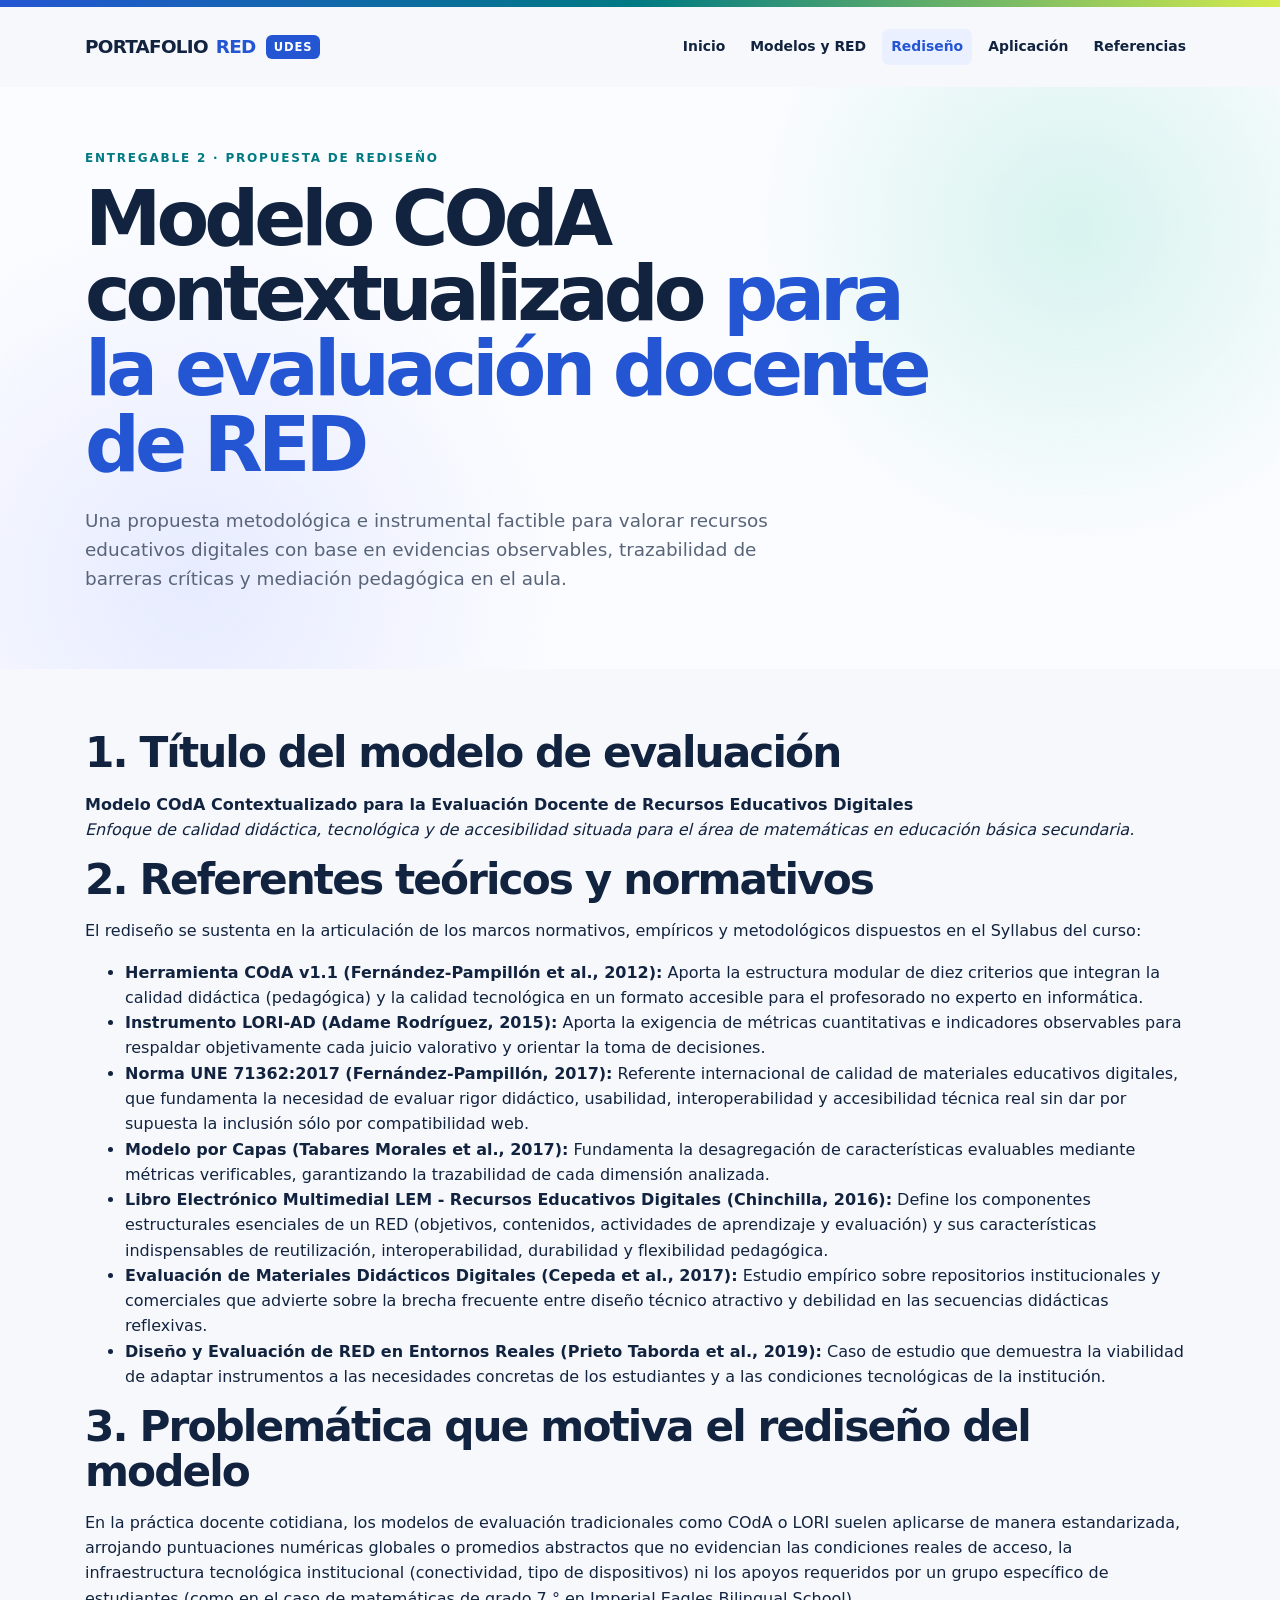
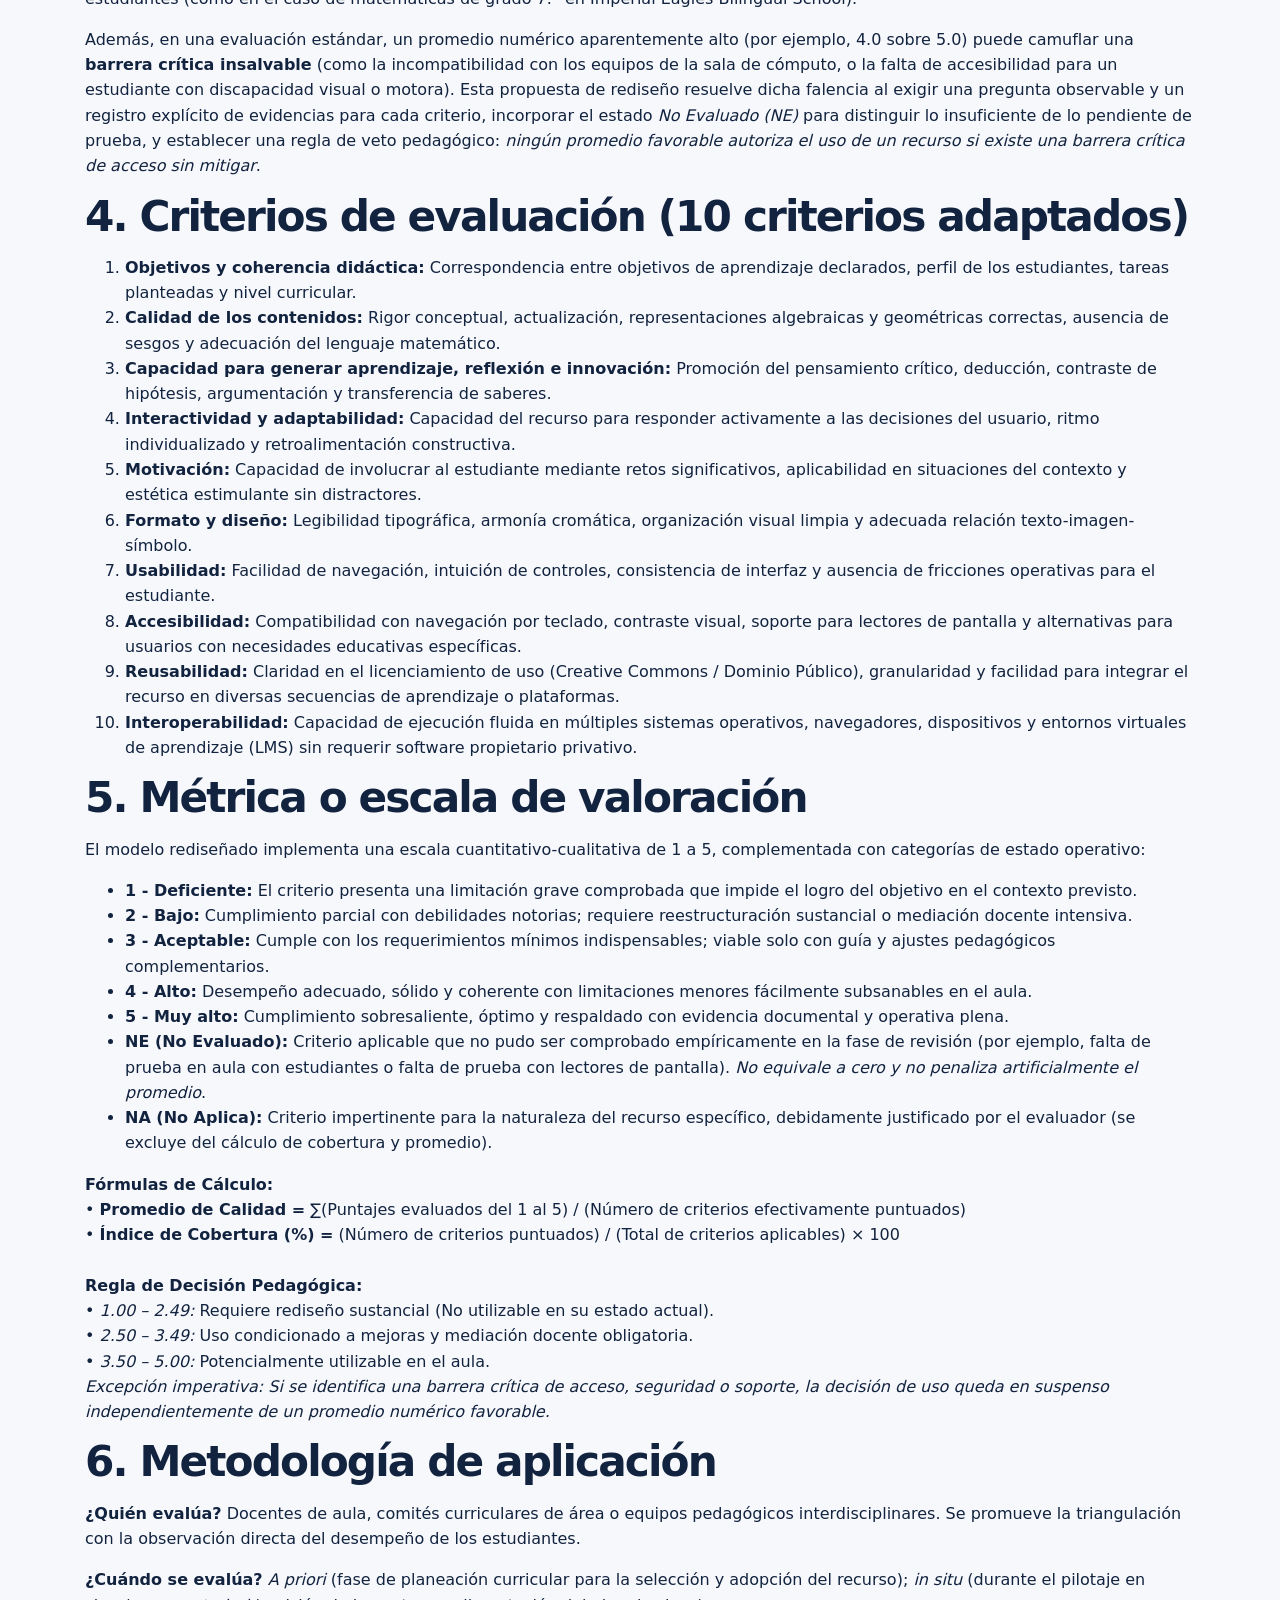
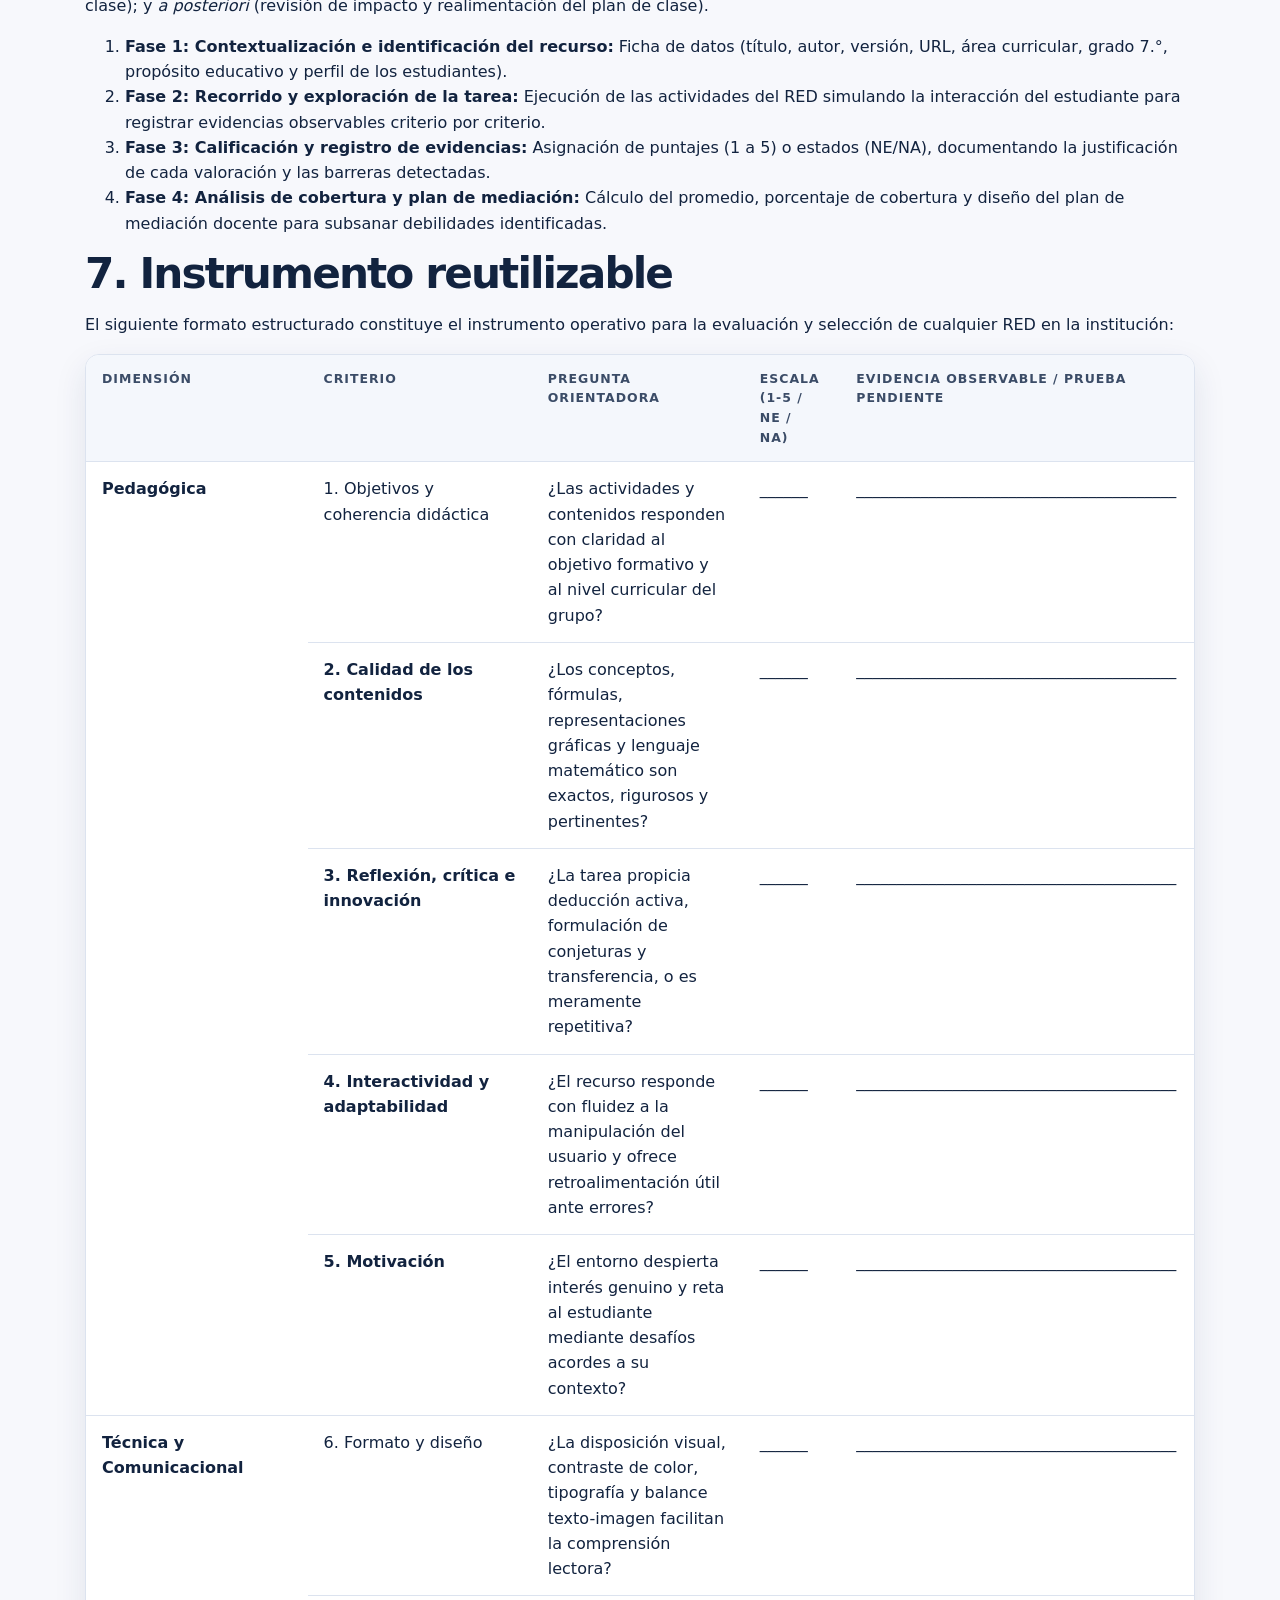
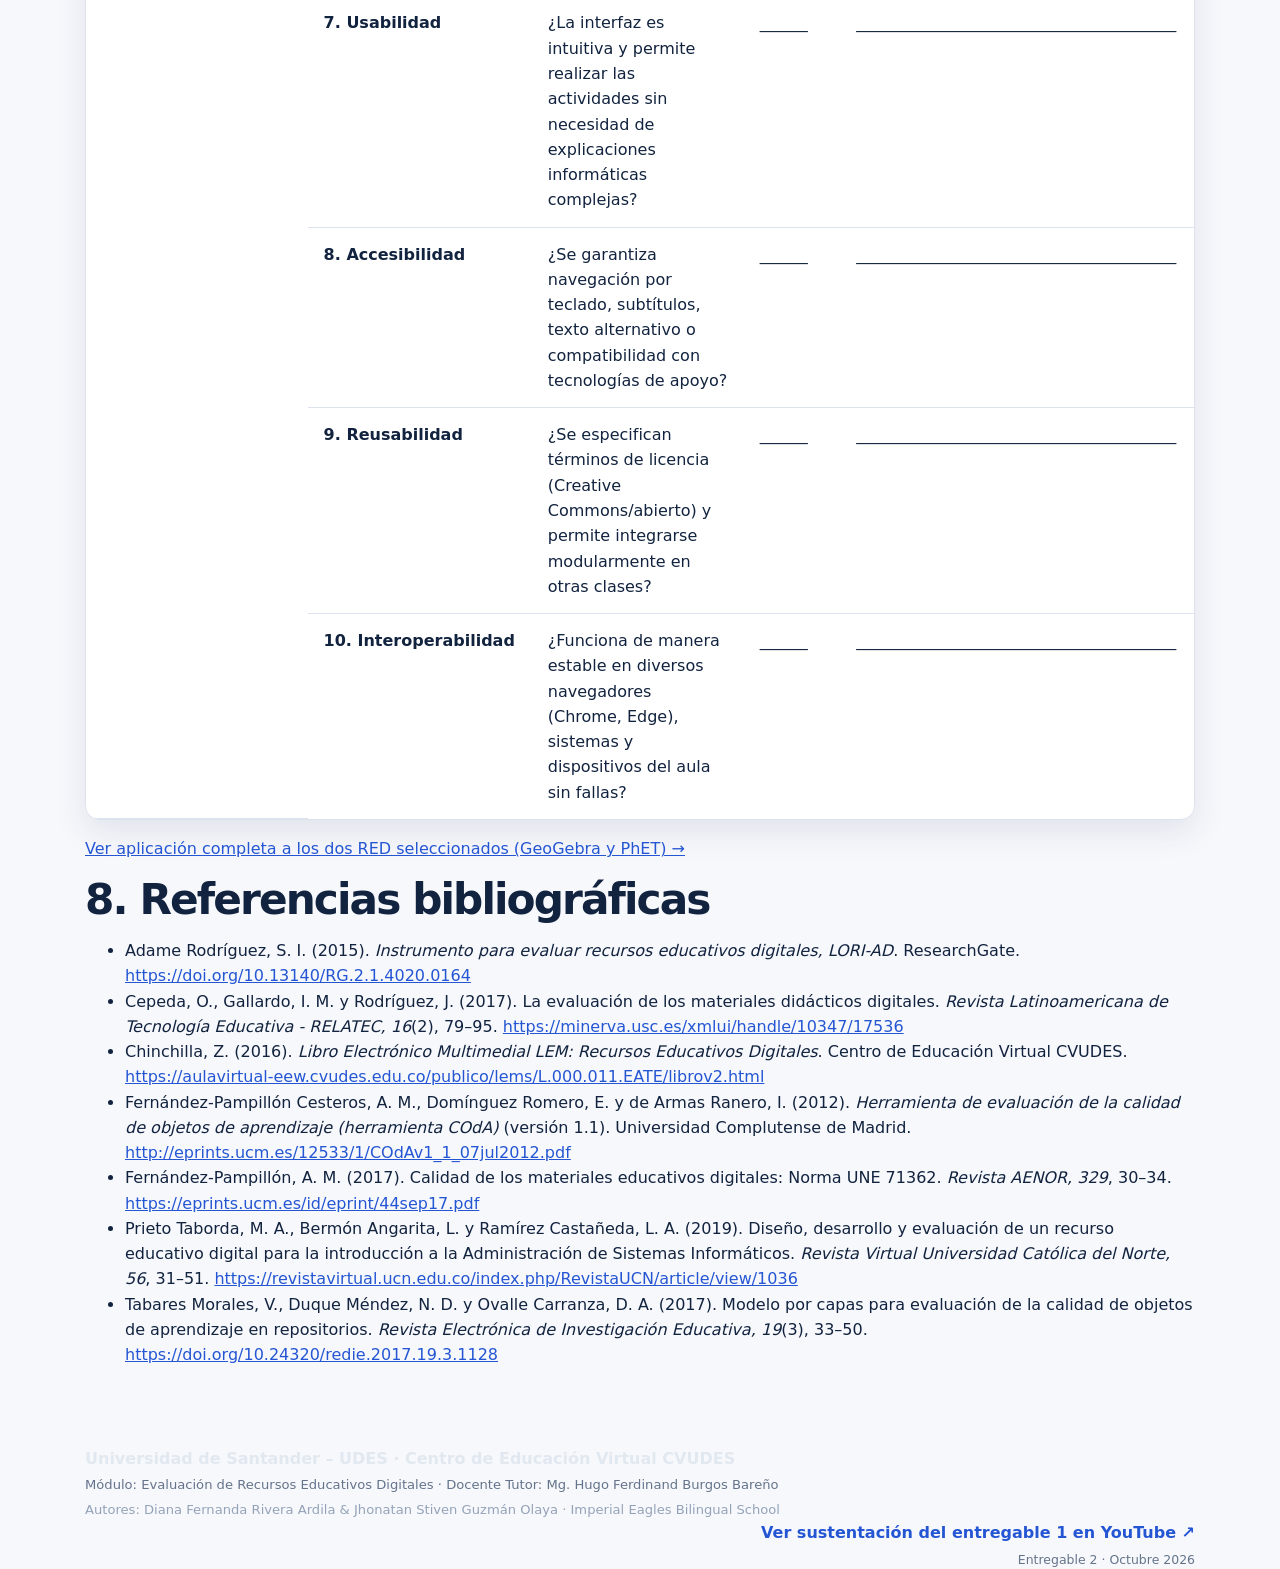
<file: rediseno.html>
<!doctype html><html lang="es"><head><meta charset="utf-8"><meta name="viewport" content="width=device-width,initial-scale=1"><title>Rediseño | Portafolio RED</title><link rel="stylesheet" href="styles.css">  <link rel="stylesheet" href="lightbox.css">
</head><body><div class="topline"></div>
<header class="shell"><nav class="nav"><a class="brand" href="index.html">PORTAFOLIO <span>RED</span> <span class="badge-udes">UDES</span></a><div class="links"><a href="index.html">Inicio</a><a href="modelos.html">Modelos y RED</a><a href="rediseno.html">Rediseño</a><a href="aplicacion.html">Aplicación</a><a href="referencias.html">Referencias</a></div></nav></header><main><section class="hero"><div class="shell"><p class="eyebrow">Entregable 2 · Propuesta de Rediseño</p><h1>Modelo COdA contextualizado <em>para la evaluación docente de RED</em></h1><p class="lede">Una propuesta metodológica e instrumental factible para valorar recursos educativos digitales con base en evidencias observables, trazabilidad de barreras críticas y mediación pedagógica en el aula.</p></div></section><section class="section"><div class="shell"><h2>1. Título del modelo de evaluación</h2><p class="highlight-box"><strong>Modelo COdA Contextualizado para la Evaluación Docente de Recursos Educativos Digitales</strong><br><em>Enfoque de calidad didáctica, tecnológica y de accesibilidad situada para el área de matemáticas en educación básica secundaria.</em></p><h2>2. Referentes teóricos y normativos</h2><p>El rediseño se sustenta en la articulación de los marcos normativos, empíricos y metodológicos dispuestos en el Syllabus del curso:</p><ul><li><strong>Herramienta COdA v1.1 (Fernández-Pampillón et al., 2012):</strong> Aporta la estructura modular de diez criterios que integran la calidad didáctica (pedagógica) y la calidad tecnológica en un formato accesible para el profesorado no experto en informática.</li><li><strong>Instrumento LORI-AD (Adame Rodríguez, 2015):</strong> Aporta la exigencia de métricas cuantitativas e indicadores observables para respaldar objetivamente cada juicio valorativo y orientar la toma de decisiones.</li><li><strong>Norma UNE 71362:2017 (Fernández-Pampillón, 2017):</strong> Referente internacional de calidad de materiales educativos digitales, que fundamenta la necesidad de evaluar rigor didáctico, usabilidad, interoperabilidad y accesibilidad técnica real sin dar por supuesta la inclusión sólo por compatibilidad web.</li><li><strong>Modelo por Capas (Tabares Morales et al., 2017):</strong> Fundamenta la desagregación de características evaluables mediante métricas verificables, garantizando la trazabilidad de cada dimensión analizada.</li><li><strong>Libro Electrónico Multimedial LEM - Recursos Educativos Digitales (Chinchilla, 2016):</strong> Define los componentes estructurales esenciales de un RED (objetivos, contenidos, actividades de aprendizaje y evaluación) y sus características indispensables de reutilización, interoperabilidad, durabilidad y flexibilidad pedagógica.</li><li><strong>Evaluación de Materiales Didácticos Digitales (Cepeda et al., 2017):</strong> Estudio empírico sobre repositorios institucionales y comerciales que advierte sobre la brecha frecuente entre diseño técnico atractivo y debilidad en las secuencias didácticas reflexivas.</li><li><strong>Diseño y Evaluación de RED en Entornos Reales (Prieto Taborda et al., 2019):</strong> Caso de estudio que demuestra la viabilidad de adaptar instrumentos a las necesidades concretas de los estudiantes y a las condiciones tecnológicas de la institución.</li></ul><h2>3. Problemática que motiva el rediseño del modelo</h2><p>En la práctica docente cotidiana, los modelos de evaluación tradicionales como COdA o LORI suelen aplicarse de manera estandarizada, arrojando puntuaciones numéricas globales o promedios abstractos que no evidencian las condiciones reales de acceso, la infraestructura tecnológica institucional (conectividad, tipo de dispositivos) ni los apoyos requeridos por un grupo específico de estudiantes (como en el caso de matemáticas de grado 7.° en Imperial Eagles Bilingual School).</p><p>Además, en una evaluación estándar, un promedio numérico aparentemente alto (por ejemplo, 4.0 sobre 5.0) puede camuflar una <strong>barrera crítica insalvable</strong> (como la incompatibilidad con los equipos de la sala de cómputo, o la falta de accesibilidad para un estudiante con discapacidad visual o motora). Esta propuesta de rediseño resuelve dicha falencia al exigir una pregunta observable y un registro explícito de evidencias para cada criterio, incorporar el estado <em>No Evaluado (NE)</em> para distinguir lo insuficiente de lo pendiente de prueba, y establecer una regla de veto pedagógico: <em>ningún promedio favorable autoriza el uso de un recurso si existe una barrera crítica de acceso sin mitigar</em>.</p><h2>4. Criterios de evaluación (10 criterios adaptados)</h2><ol><li><strong>Objetivos y coherencia didáctica:</strong> Correspondencia entre objetivos de aprendizaje declarados, perfil de los estudiantes, tareas planteadas y nivel curricular.</li><li><strong>Calidad de los contenidos:</strong> Rigor conceptual, actualización, representaciones algebraicas y geométricas correctas, ausencia de sesgos y adecuación del lenguaje matemático.</li><li><strong>Capacidad para generar aprendizaje, reflexión e innovación:</strong> Promoción del pensamiento crítico, deducción, contraste de hipótesis, argumentación y transferencia de saberes.</li><li><strong>Interactividad y adaptabilidad:</strong> Capacidad del recurso para responder activamente a las decisiones del usuario, ritmo individualizado y retroalimentación constructiva.</li><li><strong>Motivación:</strong> Capacidad de involucrar al estudiante mediante retos significativos, aplicabilidad en situaciones del contexto y estética estimulante sin distractores.</li><li><strong>Formato y diseño:</strong> Legibilidad tipográfica, armonía cromática, organización visual limpia y adecuada relación texto-imagen-símbolo.</li><li><strong>Usabilidad:</strong> Facilidad de navegación, intuición de controles, consistencia de interfaz y ausencia de fricciones operativas para el estudiante.</li><li><strong>Accesibilidad:</strong> Compatibilidad con navegación por teclado, contraste visual, soporte para lectores de pantalla y alternativas para usuarios con necesidades educativas específicas.</li><li><strong>Reusabilidad:</strong> Claridad en el licenciamiento de uso (Creative Commons / Dominio Público), granularidad y facilidad para integrar el recurso en diversas secuencias de aprendizaje o plataformas.</li><li><strong>Interoperabilidad:</strong> Capacidad de ejecución fluida en múltiples sistemas operativos, navegadores, dispositivos y entornos virtuales de aprendizaje (LMS) sin requerir software propietario privativo.</li></ol><h2>5. Métrica o escala de valoración</h2><p>El modelo rediseñado implementa una escala cuantitativo-cualitativa de 1 a 5, complementada con categorías de estado operativo:</p><ul><li><strong>1 - Deficiente:</strong> El criterio presenta una limitación grave comprobada que impide el logro del objetivo en el contexto previsto.</li><li><strong>2 - Bajo:</strong> Cumplimiento parcial con debilidades notorias; requiere reestructuración sustancial o mediación docente intensiva.</li><li><strong>3 - Aceptable:</strong> Cumple con los requerimientos mínimos indispensables; viable solo con guía y ajustes pedagógicos complementarios.</li><li><strong>4 - Alto:</strong> Desempeño adecuado, sólido y coherente con limitaciones menores fácilmente subsanables en el aula.</li><li><strong>5 - Muy alto:</strong> Cumplimiento sobresaliente, óptimo y respaldado con evidencia documental y operativa plena.</li><li><strong>NE (No Evaluado):</strong> Criterio aplicable que no pudo ser comprobado empíricamente en la fase de revisión (por ejemplo, falta de prueba en aula con estudiantes o falta de prueba con lectores de pantalla). <em>No equivale a cero y no penaliza artificialmente el promedio</em>.</li><li><strong>NA (No Aplica):</strong> Criterio impertinente para la naturaleza del recurso específico, debidamente justificado por el evaluador (se excluye del cálculo de cobertura y promedio).</li></ul><p class="highlight-box"><strong>Fórmulas de Cálculo:</strong><br>• <strong>Promedio de Calidad =</strong> ∑(Puntajes evaluados del 1 al 5) / (Número de criterios efectivamente puntuados)<br>• <strong>Índice de Cobertura (%) =</strong> (Número de criterios puntuados) / (Total de criterios aplicables) × 100<br><br><strong>Regla de Decisión Pedagógica:</strong><br>• <em>1.00 – 2.49:</em> Requiere rediseño sustancial (No utilizable en su estado actual).<br>• <em>2.50 – 3.49:</em> Uso condicionado a mejoras y mediación docente obligatoria.<br>• <em>3.50 – 5.00:</em> Potencialmente utilizable en el aula.<br><em>Excepción imperativa: Si se identifica una barrera crítica de acceso, seguridad o soporte, la decisión de uso queda en suspenso independientemente de un promedio numérico favorable.</em></p><h2>6. Metodología de aplicación</h2><p><strong>¿Quién evalúa?</strong> Docentes de aula, comités curriculares de área o equipos pedagógicos interdisciplinares. Se promueve la triangulación con la observación directa del desempeño de los estudiantes.</p><p><strong>¿Cuándo se evalúa?</strong> <em>A priori</em> (fase de planeación curricular para la selección y adopción del recurso); <em>in situ</em> (durante el pilotaje en clase); y <em>a posteriori</em> (revisión de impacto y realimentación del plan de clase).</p><ol><li><strong>Fase 1: Contextualización e identificación del recurso:</strong> Ficha de datos (título, autor, versión, URL, área curricular, grado 7.°, propósito educativo y perfil de los estudiantes).</li><li><strong>Fase 2: Recorrido y exploración de la tarea:</strong> Ejecución de las actividades del RED simulando la interacción del estudiante para registrar evidencias observables criterio por criterio.</li><li><strong>Fase 3: Calificación y registro de evidencias:</strong> Asignación de puntajes (1 a 5) o estados (NE/NA), documentando la justificación de cada valoración y las barreras detectadas.</li><li><strong>Fase 4: Análisis de cobertura y plan de mediación:</strong> Cálculo del promedio, porcentaje de cobertura y diseño del plan de mediación docente para subsanar debilidades identificadas.</li></ol><h2>7. Instrumento reutilizable</h2><p>El siguiente formato estructurado constituye el instrumento operativo para la evaluación y selección de cualquier RED en la institución:</p><div class="table-wrap"><table class="eval-table"><thead><tr><th>Dimensión</th><th>Criterio</th><th>Pregunta Orientadora</th><th>Escala (1-5 / NE / NA)</th><th>Evidencia Observable / Prueba Pendiente</th></tr></thead><tbody><tr><td rowspan="5"><strong>Pedagógica</strong></td><td>1. Objetivos y coherencia didáctica</td><td>¿Las actividades y contenidos responden con claridad al objetivo formativo y al nivel curricular del grupo?</td><td>______</td><td>________________________________________</td></tr><tr><td>2. Calidad de los contenidos</td><td>¿Los conceptos, fórmulas, representaciones gráficas y lenguaje matemático son exactos, rigurosos y pertinentes?</td><td>______</td><td>________________________________________</td></tr><tr><td>3. Reflexión, crítica e innovación</td><td>¿La tarea propicia deducción activa, formulación de conjeturas y transferencia, o es meramente repetitiva?</td><td>______</td><td>________________________________________</td></tr><tr><td>4. Interactividad y adaptabilidad</td><td>¿El recurso responde con fluidez a la manipulación del usuario y ofrece retroalimentación útil ante errores?</td><td>______</td><td>________________________________________</td></tr><tr><td>5. Motivación</td><td>¿El entorno despierta interés genuino y reta al estudiante mediante desafíos acordes a su contexto?</td><td>______</td><td>________________________________________</td></tr><tr><td rowspan="5"><strong>Técnica y Comunicacional</strong></td><td>6. Formato y diseño</td><td>¿La disposición visual, contraste de color, tipografía y balance texto-imagen facilitan la comprensión lectora?</td><td>______</td><td>________________________________________</td></tr><tr><td>7. Usabilidad</td><td>¿La interfaz es intuitiva y permite realizar las actividades sin necesidad de explicaciones informáticas complejas?</td><td>______</td><td>________________________________________</td></tr><tr><td>8. Accesibilidad</td><td>¿Se garantiza navegación por teclado, subtítulos, texto alternativo o compatibilidad con tecnologías de apoyo?</td><td>______</td><td>________________________________________</td></tr><tr><td>9. Reusabilidad</td><td>¿Se especifican términos de licencia (Creative Commons/abierto) y permite integrarse modularmente en otras clases?</td><td>______</td><td>________________________________________</td></tr><tr><td>10. Interoperabilidad</td><td>¿Funciona de manera estable en diversos navegadores (Chrome, Edge), sistemas y dispositivos del aula sin fallas?</td><td>______</td><td>________________________________________</td></tr></tbody></table></div><p><a class="btn" href="aplicacion.html">Ver aplicación completa a los dos RED seleccionados (GeoGebra y PhET) →</a></p><h2>8. Referencias bibliográficas</h2><ul class="academic-refs"><li>Adame Rodríguez, S. I. (2015). <em>Instrumento para evaluar recursos educativos digitales, LORI-AD</em>. ResearchGate. <a href="https://doi.org/10.13140/RG.2.1.4020.0164" target="_blank" rel="noopener">https://doi.org/10.13140/RG.2.1.4020.0164</a></li><li>Cepeda, O., Gallardo, I. M. y Rodríguez, J. (2017). La evaluación de los materiales didácticos digitales. <em>Revista Latinoamericana de Tecnología Educativa - RELATEC, 16</em>(2), 79–95. <a href="https://minerva.usc.es/xmlui/handle/10347/17536" target="_blank" rel="noopener">https://minerva.usc.es/xmlui/handle/10347/17536</a></li><li>Chinchilla, Z. (2016). <em>Libro Electrónico Multimedial LEM: Recursos Educativos Digitales</em>. Centro de Educación Virtual CVUDES. <a href="https://aulavirtual-eew.cvudes.edu.co/publico/lems/L.000.011.EATE/librov2.html" target="_blank" rel="noopener">https://aulavirtual-eew.cvudes.edu.co/publico/lems/L.000.011.EATE/librov2.html</a></li><li>Fernández-Pampillón Cesteros, A. M., Domínguez Romero, E. y de Armas Ranero, I. (2012). <em>Herramienta de evaluación de la calidad de objetos de aprendizaje (herramienta COdA)</em> (versión 1.1). Universidad Complutense de Madrid. <a href="http://eprints.ucm.es/12533/1/COdAv1_1_07jul2012.pdf" target="_blank" rel="noopener">http://eprints.ucm.es/12533/1/COdAv1_1_07jul2012.pdf</a></li><li>Fernández-Pampillón, A. M. (2017). Calidad de los materiales educativos digitales: Norma UNE 71362. <em>Revista AENOR, 329</em>, 30–34. <a href="https://eprints.ucm.es/id/eprint/45088/1/44sep17.pdf" target="_blank" rel="noopener">https://eprints.ucm.es/id/eprint/44sep17.pdf</a></li><li>Prieto Taborda, M. A., Bermón Angarita, L. y Ramírez Castañeda, L. A. (2019). Diseño, desarrollo y evaluación de un recurso educativo digital para la introducción a la Administración de Sistemas Informáticos. <em>Revista Virtual Universidad Católica del Norte, 56</em>, 31–51. <a href="https://revistavirtual.ucn.edu.co/index.php/RevistaUCN/article/view/1036" target="_blank" rel="noopener">https://revistavirtual.ucn.edu.co/index.php/RevistaUCN/article/view/1036</a></li><li>Tabares Morales, V., Duque Méndez, N. D. y Ovalle Carranza, D. A. (2017). Modelo por capas para evaluación de la calidad de objetos de aprendizaje en repositorios. <em>Revista Electrónica de Investigación Educativa, 19</em>(3), 33–50. <a href="https://doi.org/10.24320/redie.2017.19.3.1128" target="_blank" rel="noopener">https://doi.org/10.24320/redie.2017.19.3.1128</a></li></ul></div></section></main><footer class="academic-footer">
  <div class="shell">
    <div>
      <p style="margin:0 0 4px; font-weight:700; color:#E2E8F0;">Universidad de Santander – UDES · Centro de Educación Virtual CVUDES</p>
      <p style="margin:0; font-size:0.82rem; color:#64748B;">Módulo: Evaluación de Recursos Educativos Digitales · Docente Tutor: Mg. Hugo Ferdinand Burgos Bareño</p>
      <p style="margin:4px 0 0; font-size:0.82rem; color:#94A3B8;">Autores: Diana Fernanda Rivera Ardila & Jhonatan Stiven Guzmán Olaya · Imperial Eagles Bilingual School</p>
    </div>
    <div style="text-align:right;">
      <a href="https://youtu.be/Npxy5lsKq0U" target="_blank" rel="noopener" style="font-weight:700; text-decoration:none;">Ver sustentación del entregable 1 en YouTube ↗</a>
      <p style="margin:4px 0 0; font-size:0.78rem; color:#64748B;">Entregable 2 · Octubre 2026</p>
    </div>
  </div>
</footer><script src="app.js"></script>  <script src="lightbox.js"></script>
</body></html>
</file>
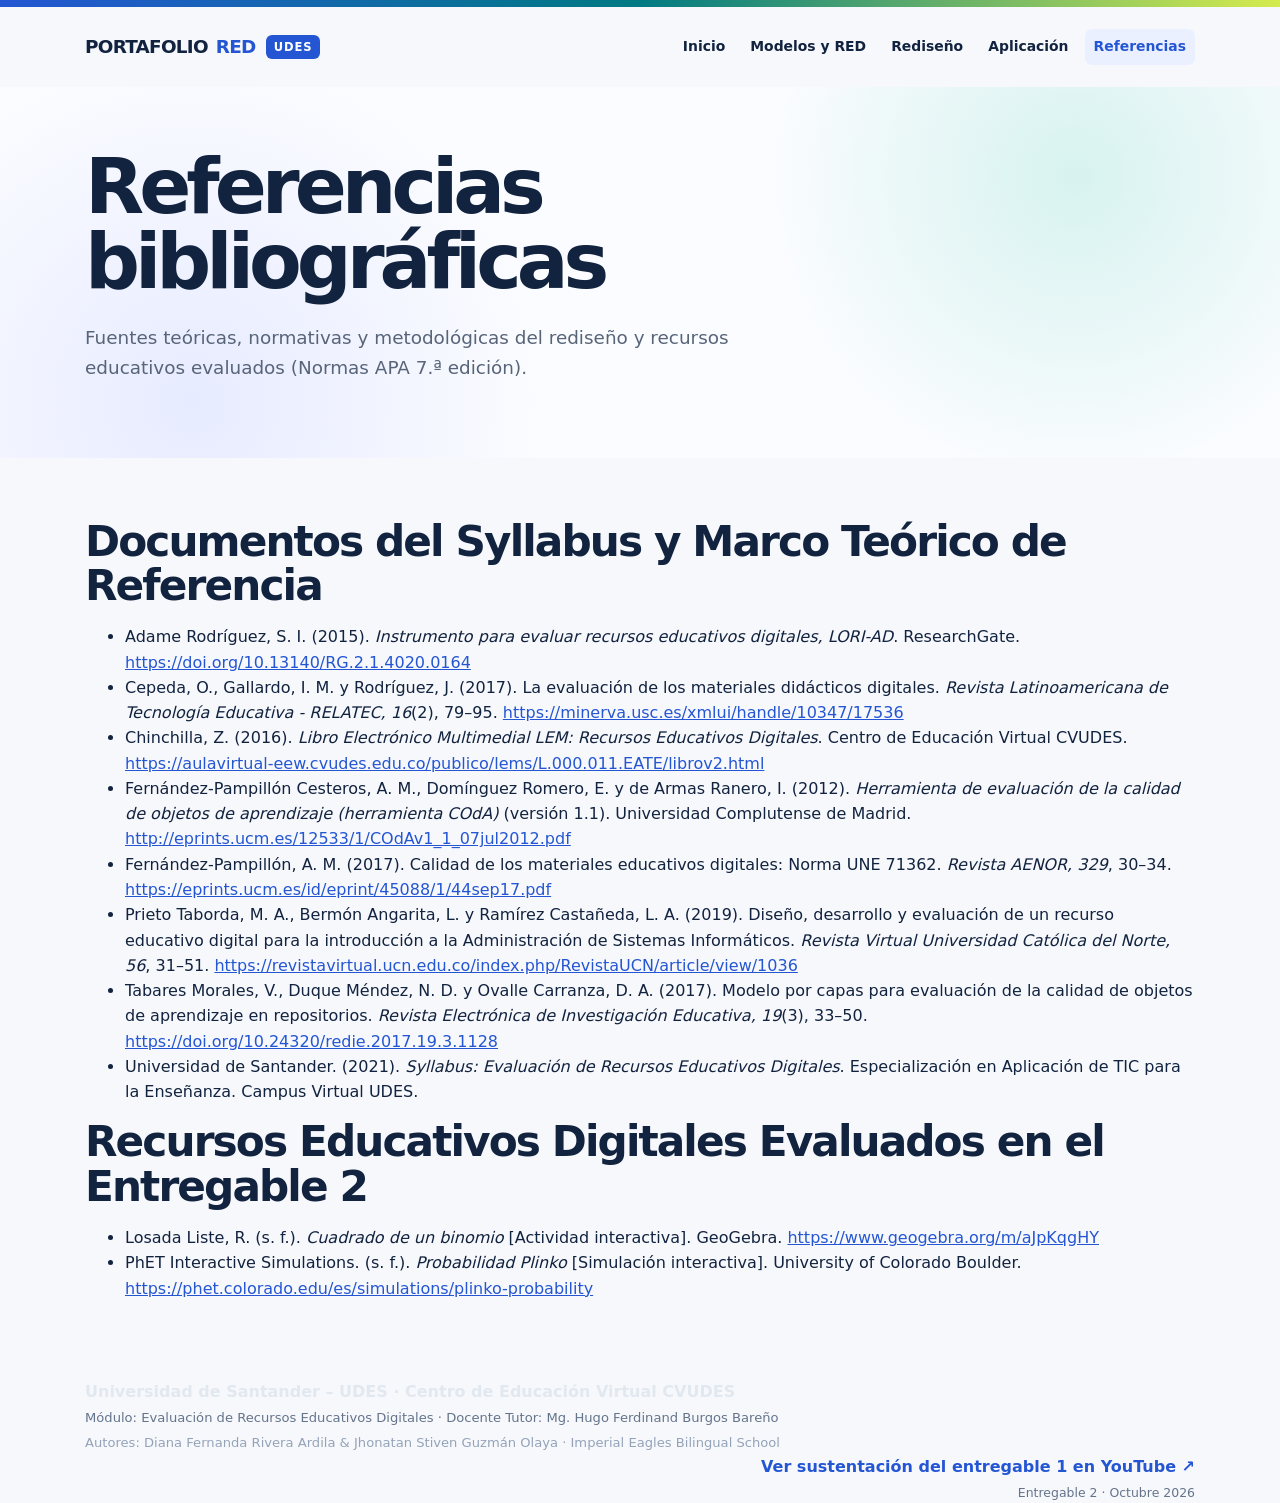
<file: referencias.html>
<!doctype html><html lang="es"><head><meta charset="utf-8"><meta name="viewport" content="width=device-width,initial-scale=1"><title>Referencias | Portafolio RED</title><link rel="stylesheet" href="styles.css">  <link rel="stylesheet" href="lightbox.css">
</head><body><div class="topline"></div>
<header class="shell"><nav class="nav"><a class="brand" href="index.html">PORTAFOLIO <span>RED</span> <span class="badge-udes">UDES</span></a><div class="links"><a href="index.html">Inicio</a><a href="modelos.html">Modelos y RED</a><a href="rediseno.html">Rediseño</a><a href="aplicacion.html">Aplicación</a><a href="referencias.html">Referencias</a></div></nav></header><main><section class="hero"><div class="shell"><h1>Referencias bibliográficas</h1><p class="lede">Fuentes teóricas, normativas y metodológicas del rediseño y recursos educativos evaluados (Normas APA 7.ª edición).</p></div></section><section class="section"><div class="shell"><h2>Documentos del Syllabus y Marco Teórico de Referencia</h2><ul class="academic-refs"><li>Adame Rodríguez, S. I. (2015). <em>Instrumento para evaluar recursos educativos digitales, LORI-AD</em>. ResearchGate. <a href="https://doi.org/10.13140/RG.2.1.4020.0164" target="_blank" rel="noopener">https://doi.org/10.13140/RG.2.1.4020.0164</a></li><li>Cepeda, O., Gallardo, I. M. y Rodríguez, J. (2017). La evaluación de los materiales didácticos digitales. <em>Revista Latinoamericana de Tecnología Educativa - RELATEC, 16</em>(2), 79–95. <a href="https://minerva.usc.es/xmlui/handle/10347/17536" target="_blank" rel="noopener">https://minerva.usc.es/xmlui/handle/10347/17536</a></li><li>Chinchilla, Z. (2016). <em>Libro Electrónico Multimedial LEM: Recursos Educativos Digitales</em>. Centro de Educación Virtual CVUDES. <a href="https://aulavirtual-eew.cvudes.edu.co/publico/lems/L.000.011.EATE/librov2.html" target="_blank" rel="noopener">https://aulavirtual-eew.cvudes.edu.co/publico/lems/L.000.011.EATE/librov2.html</a></li><li>Fernández-Pampillón Cesteros, A. M., Domínguez Romero, E. y de Armas Ranero, I. (2012). <em>Herramienta de evaluación de la calidad de objetos de aprendizaje (herramienta COdA)</em> (versión 1.1). Universidad Complutense de Madrid. <a href="http://eprints.ucm.es/12533/1/COdAv1_1_07jul2012.pdf" target="_blank" rel="noopener">http://eprints.ucm.es/12533/1/COdAv1_1_07jul2012.pdf</a></li><li>Fernández-Pampillón, A. M. (2017). Calidad de los materiales educativos digitales: Norma UNE 71362. <em>Revista AENOR, 329</em>, 30–34. <a href="https://eprints.ucm.es/id/eprint/45088/1/44sep17.pdf" target="_blank" rel="noopener">https://eprints.ucm.es/id/eprint/45088/1/44sep17.pdf</a></li><li>Prieto Taborda, M. A., Bermón Angarita, L. y Ramírez Castañeda, L. A. (2019). Diseño, desarrollo y evaluación de un recurso educativo digital para la introducción a la Administración de Sistemas Informáticos. <em>Revista Virtual Universidad Católica del Norte, 56</em>, 31–51. <a href="https://revistavirtual.ucn.edu.co/index.php/RevistaUCN/article/view/1036" target="_blank" rel="noopener">https://revistavirtual.ucn.edu.co/index.php/RevistaUCN/article/view/1036</a></li><li>Tabares Morales, V., Duque Méndez, N. D. y Ovalle Carranza, D. A. (2017). Modelo por capas para evaluación de la calidad de objetos de aprendizaje en repositorios. <em>Revista Electrónica de Investigación Educativa, 19</em>(3), 33–50. <a href="https://doi.org/10.24320/redie.2017.19.3.1128" target="_blank" rel="noopener">https://doi.org/10.24320/redie.2017.19.3.1128</a></li><li>Universidad de Santander. (2021). <em>Syllabus: Evaluación de Recursos Educativos Digitales</em>. Especialización en Aplicación de TIC para la Enseñanza. Campus Virtual UDES.</li></ul><h2>Recursos Educativos Digitales Evaluados en el Entregable 2</h2><ul class="academic-refs"><li>Losada Liste, R. (s. f.). <em>Cuadrado de un binomio</em> [Actividad interactiva]. GeoGebra. <a href="https://www.geogebra.org/m/aJpKqgHY" target="_blank" rel="noopener">https://www.geogebra.org/m/aJpKqgHY</a></li><li>PhET Interactive Simulations. (s. f.). <em>Probabilidad Plinko</em> [Simulación interactiva]. University of Colorado Boulder. <a href="https://phet.colorado.edu/es/simulations/plinko-probability" target="_blank" rel="noopener">https://phet.colorado.edu/es/simulations/plinko-probability</a></li></ul></div></section></main><footer class="academic-footer">
  <div class="shell">
    <div>
      <p style="margin:0 0 4px; font-weight:700; color:#E2E8F0;">Universidad de Santander – UDES · Centro de Educación Virtual CVUDES</p>
      <p style="margin:0; font-size:0.82rem; color:#64748B;">Módulo: Evaluación de Recursos Educativos Digitales · Docente Tutor: Mg. Hugo Ferdinand Burgos Bareño</p>
      <p style="margin:4px 0 0; font-size:0.82rem; color:#94A3B8;">Autores: Diana Fernanda Rivera Ardila & Jhonatan Stiven Guzmán Olaya · Imperial Eagles Bilingual School</p>
    </div>
    <div style="text-align:right;">
      <a href="https://youtu.be/Npxy5lsKq0U" target="_blank" rel="noopener" style="font-weight:700; text-decoration:none;">Ver sustentación del entregable 1 en YouTube ↗</a>
      <p style="margin:4px 0 0; font-size:0.78rem; color:#64748B;">Entregable 2 · Octubre 2026</p>
    </div>
  </div>
</footer><script src="app.js"></script>  <script src="lightbox.js"></script>
</body></html>
</file>
<file: styles.css>
:root{--ink:#12233f;--muted:#586579;--paper:#f7f8fc;--card:#fff;--blue:#2456d3;--teal:#007a83;--lime:#d5eb4d;--line:#dce3ef;--shadow:0 12px 32px rgba(30,50,85,.10)}*{box-sizing:border-box}html{scroll-behavior:smooth}body{margin:0;background:var(--paper);color:var(--ink);font:16px/1.58 Inter,ui-sans-serif,system-ui,-apple-system,"Segoe UI",sans-serif}a{color:var(--blue)}.shell{max-width:1160px;margin:auto;padding:0 25px}.topline{height:7px;background:linear-gradient(90deg,var(--blue),var(--teal),var(--lime))}.nav{display:flex;align-items:center;justify-content:space-between;padding:22px 0;gap:22px}.brand{font-weight:800;letter-spacing:-.04em;text-decoration:none;color:var(--ink);font-size:1.04rem}.brand span{color:var(--blue)}.links{display:flex;flex-wrap:wrap;gap:7px}.links a{color:var(--ink);font-size:.87rem;font-weight:700;text-decoration:none;padding:7px 9px;border-radius:7px}.links a:hover,.links a.active{color:var(--blue);background:#eaf0ff}.hero{padding:62px 0 52px;background:radial-gradient(circle at 84% 24%,#d7f3ef,transparent 28%),radial-gradient(circle at 15% 85%,#e7ebff,transparent 31%),#fbfcff}.eyebrow{margin:0 0 13px;text-transform:uppercase;letter-spacing:.15em;color:var(--teal);font-size:.75rem;font-weight:800}.hero h1{max-width:850px;margin:0;font-size:clamp(2.4rem,6vw,4.8rem);letter-spacing:-.065em;line-height:.98}.hero h1 em{color:var(--blue);font-style:normal}.lede{max-width:690px;font-size:1.15rem;color:var(--muted);margin:24px 0}.pill{display:inline-flex;align-items:center;gap:7px;border:1px solid #c7d4ee;border-radius:999px;background:#fff;padding:8px 13px;font-size:.84rem;font-weight:700;color:var(--ink)}.grid{display:grid;gap:20px}.two{grid-template-columns:repeat(2,minmax(0,1fr))}.three{grid-template-columns:repeat(3,minmax(0,1fr))}.section{padding:62px 0}.section.alt{background:#edf2fa}.section h2{font-size:clamp(1.8rem,3.3vw,2.8rem);line-height:1.05;letter-spacing:-.045em;margin:0 0 16px}.section-intro{max-width:760px;margin:0 0 32px;color:var(--muted);font-size:1.06rem}.card{background:var(--card);border:1px solid var(--line);border-radius:15px;padding:25px;box-shadow:var(--shadow)}.card h3{margin:0 0 10px;font-size:1.23rem;letter-spacing:-.025em}.card p:last-child{margin-bottom:0}.tag{font-size:.76rem;text-transform:uppercase;letter-spacing:.1em;font-weight:800;color:var(--teal)}.callout{border-left:5px solid var(--lime);padding:16px 20px;background:#fcffed;border-radius:4px;margin:28px 0}.meta{display:grid;grid-template-columns:150px 1fr;gap:9px 18px;margin:18px 0;font-size:.95rem}.meta dt{font-weight:800;color:var(--ink)}.meta dd{margin:0;color:var(--muted)}.resource{overflow:hidden;padding:0}.resource img{width:100%;display:block;aspect-ratio:16/9;object-fit:cover;background:#d5dce8;border-bottom:1px solid var(--line)}.resource-copy{padding:24px}.button{display:inline-block;background:var(--blue);color:#fff!important;text-decoration:none;padding:10px 14px;border-radius:8px;font-weight:800;font-size:.9rem}.button.secondary{background:#e7edfc;color:var(--blue)!important}.score{display:flex;align-items:center;justify-content:space-between;padding:12px 0;border-bottom:1px solid var(--line);gap:16px}.score:last-child{border:0}.badge{min-width:48px;text-align:center;border-radius:999px;background:#e8f5f3;padding:5px 9px;color:#006c71;font-size:.88rem;font-weight:800}.table-wrap{overflow-x:auto;background:#fff;border:1px solid var(--line);border-radius:14px;box-shadow:var(--shadow)}table{width:100%;border-collapse:collapse;min-width:700px}th,td{padding:14px 16px;text-align:left;border-bottom:1px solid var(--line);vertical-align:top}th{font-size:.78rem;text-transform:uppercase;letter-spacing:.08em;background:#f4f7fc;color:#3b4c67}tr:last-child td{border:0}.check{color:#087966;font-weight:800}.partial{color:#bb6b00;font-weight:800}.foot{padding:34px 0 42px;color:#637089;font-size:.87rem}.foot p{margin:4px 0}.ref-list{padding-left:22px}.ref-list li{margin-bottom:14px}.tabs{display:flex;gap:9px;flex-wrap:wrap;margin:25px 0}.tabs a{border:1px solid #ccd8f1;border-radius:999px;padding:8px 13px;text-decoration:none;color:var(--blue);font-size:.9rem;font-weight:800;background:#fff}.steps{counter-reset:step}.step{position:relative;padding:18px 18px 18px 68px}.step:before{counter-increment:step;content:counter(step,decimal-leading-zero);position:absolute;left:18px;top:19px;font-size:.8rem;letter-spacing:.08em;font-weight:900;color:var(--blue)}.small{font-size:.9rem;color:var(--muted)}.video-box{background:#132846;color:#fff;border-radius:15px;padding:27px}.video-box h3{margin-top:0}@media(max-width:760px){.nav{align-items:flex-start;flex-direction:column}.two,.three{grid-template-columns:1fr}.hero{padding:44px 0}.section{padding:45px 0}.meta{grid-template-columns:1fr;gap:2px}.meta dd{margin-bottom:12px}.shell{padding:0 18px}}.model-list{display:grid;grid-template-columns:repeat(2,minmax(0,1fr));gap:16px}.model{padding:0;overflow:hidden}.model summary{list-style:none;cursor:pointer;padding:22px 25px;background:#fff}.model summary::-webkit-details-marker{display:none}.model summary:after{content:'+';float:right;color:var(--blue);font-size:1.45rem;line-height:.8}.model[open] summary{background:#f1f5ff}.model[open] summary:after{content:'−'}.model .model-body{padding:0 25px 24px}.model .model-body p{font-size:.95rem}.model .model-body strong{color:var(--ink)}.instrument{border:1px solid #cbd8f4;background:#f7f9ff;border-radius:14px;padding:22px}.instrument h3{margin-top:0}.score-note{display:inline-block;margin:0 0 13px;padding:5px 9px;border-radius:999px;background:#e8f5f3;color:#006c71;font-size:.78rem;font-weight:800}.eval-table td:first-child{font-weight:700;min-width:220px}.eval-table .result{font-weight:800;color:#2456d3;white-space:nowrap}.proscons{display:grid;grid-template-columns:1fr 1fr;gap:0;border:1px solid var(--line);border-radius:14px;overflow:hidden;background:#fff}.proscons>div{padding:20px}.proscons>div+div{border-left:1px solid var(--line);background:#fff9ed}.proscons h4{margin:0 0 8px;font-size:.9rem;text-transform:uppercase;letter-spacing:.08em}.proscons ul{padding-left:18px;margin:0}.proscons li{margin:7px 0;font-size:.93rem}.video-frame{width:100%;max-width:850px;display:block;background:#091526;border:1px solid #2b496d;border-radius:12px;margin:18px auto}.video-caption{max-width:850px;margin:0 auto;color:#bfcae1;font-size:.9rem}.audit{border:1px solid #d3def1;border-radius:12px;padding:18px;background:#fafcff}.audit strong{color:var(--blue)}.link-row{display:flex;gap:10px;flex-wrap:wrap;margin-top:16px}@media(max-width:760px){.model-list{grid-template-columns:1fr}.proscons{grid-template-columns:1fr}.proscons>div+div{border-left:0;border-top:1px solid var(--line)}}


/* === LOGO UDES MINIMALISTA Y TEATRO DE VIDEO CINEMATOGRAFICO === */
.brand {
  font-weight: 800;
  letter-spacing: -0.04em;
  text-decoration: none;
  color: var(--ink);
  font-size: 1.15rem;
  display: inline-flex;
  align-items: center;
  gap: 8px;
}
.brand span {
  color: var(--blue);
}
.badge-udes {
  background: #2456d3;
  color: #ffffff !important;
  font-size: 0.72rem;
  font-weight: 800;
  letter-spacing: 0.08em;
  padding: 3px 8px;
  border-radius: 6px;
  text-transform: uppercase;
  margin-left: 2px;
}
.video-theater-section {
  padding: 40px 0 60px;
}
.video-theater-header {
  text-align: center;
  max-width: 880px;
  margin: 0 auto 28px;
}
.theater-pill {
  display: inline-flex;
  align-items: center;
  gap: 8px;
  background: #FFFFFF;
  border: 1px solid #DCE3EF;
  padding: 7px 16px;
  border-radius: 999px;
  font-size: 0.84rem;
  font-weight: 800;
  color: #12233F;
  margin-bottom: 14px;
  box-shadow: 0 2px 8px rgba(18, 35, 63, 0.06);
}
.video-theater-header h2 {
  font-size: clamp(2rem, 3.8vw, 2.7rem);
  letter-spacing: -0.04em;
  color: #12233F;
  margin: 0 0 12px;
}
.cinema-player-card {
  max-width: 1040px;
  margin: 0 auto;
  background: #091322;
  border-radius: 20px;
  padding: 16px;
  box-shadow: 0 24px 64px -12px rgba(10, 25, 47, 0.35), 0 0 0 1px rgba(255, 255, 255, 0.08);
}
.cinema-iframe-wrapper {
  position: relative;
  width: 100%;
  padding-bottom: 56.25%; /* 16:9 Aspect Ratio */
  height: 0;
  border-radius: 14px;
  overflow: hidden;
  background: #000000;
  box-shadow: inset 0 0 0 1px rgba(255, 255, 255, 0.1);
}
.cinema-iframe-wrapper iframe {
  position: absolute;
  top: 0;
  left: 0;
  width: 100%;
  height: 100%;
  border: 0;
}
.cinema-controls-bar {
  display: flex;
  justify-content: space-between;
  align-items: center;
  flex-wrap: wrap;
  gap: 14px;
  padding: 16px 10px 6px;
}
.cinema-meta {
  display: flex;
  flex-wrap: wrap;
  gap: 8px;
}
.cinema-badge {
  font-size: 0.78rem;
  font-weight: 700;
  padding: 5px 11px;
  border-radius: 6px;
  background: rgba(255, 255, 255, 0.08);
  border: 1px solid rgba(255, 255, 255, 0.12);
  color: #CBD5E1;
}
.cinema-badge.hd {
  background: rgba(36, 86, 211, 0.25);
  border-color: #38BDF8;
  color: #38BDF8;
}
.cinema-badge.udes {
  background: rgba(169, 244, 213, 0.15);
  border-color: rgba(169, 244, 213, 0.3);
  color: #A9F4D5;
}
.cinema-actions {
  display: flex;
  gap: 10px;
  flex-wrap: wrap;
}
.cinema-btn {
  display: inline-flex;
  align-items: center;
  gap: 7px;
  padding: 9px 18px;
  border-radius: 9px;
  font-size: 0.88rem;
  font-weight: 700;
  text-decoration: none;
  transition: all 0.2s ease;
}
.cinema-btn.red {
  background: #FF0000;
  color: #FFFFFF !important;
}
.cinema-btn.red:hover {
  background: #E60000;
  transform: translateY(-1px);
}
.cinema-btn.outline {
  background: transparent;
  color: #E2E8F0 !important;
  border: 1px solid rgba(255, 255, 255, 0.25);
}
.cinema-btn.outline:hover {
  background: rgba(255, 255, 255, 0.08);
}


/* === DUAL PLAYER (NATIVE 1080P + YOUTUBE) === */
.cinema-source-tabs {
  display: flex;
  gap: 10px;
  margin-bottom: 14px;
  flex-wrap: wrap;
}
.source-tab {
  background: rgba(255, 255, 255, 0.08);
  border: 1px solid rgba(255, 255, 255, 0.16);
  color: #CBD5E1;
  padding: 8px 16px;
  border-radius: 8px;
  font-size: 0.85rem;
  font-weight: 700;
  cursor: pointer;
  display: inline-flex;
  align-items: center;
  gap: 7px;
  transition: all 0.2s ease;
}
.source-tab:hover {
  background: rgba(255, 255, 255, 0.15);
  color: #FFFFFF;
}
.source-tab.active {
  background: #2456D3;
  border-color: #38BDF8;
  color: #FFFFFF;
  box-shadow: 0 4px 14px rgba(36, 86, 211, 0.4);
}
.cinema-video-wrapper {
  position: relative;
  width: 100%;
  border-radius: 14px;
  overflow: hidden;
  background: #000000;
  box-shadow: 0 16px 36px rgba(0, 0, 0, 0.45);
}
.cinema-html5-video {
  width: 100%;
  aspect-ratio: 16/9;
  display: block;
  background: #000000;
  object-fit: contain;
}
</file>
<file: presentacion-integrada.css>
.presentation-intro{max-width:760px;color:#586579;margin:0 0 22px}
.deck{background:#101f36;border-radius:20px;padding:14px;box-shadow:0 22px 55px rgba(17,34,58,.18)}
.deck-stage{background:#fff;border-radius:12px;overflow:hidden;position:relative}
.deck-slide{min-height:480px;padding:clamp(25px,4.5vw,58px);display:flex;flex-direction:column;justify-content:center;position:relative;background:linear-gradient(135deg,#fff 65%,#edf7f7)}

/* Regla crítica para ocultar diapositivas inactivas */
.deck.js-ready .deck-slide[hidden],
.deck.js-ready .deck-slide.is-hidden,
.deck-slide[hidden],
.deck-slide.is-hidden {
  display: none !important;
  visibility: hidden !important;
  opacity: 0 !important;
  pointer-events: none !important;
}

.deck-top{color:#007a83;font-size:.74rem;font-weight:800;letter-spacing:.13em;text-transform:uppercase;margin:0 0 12px}
.deck-slide h3{font-size:clamp(1.7rem,3.5vw,3rem);letter-spacing:-.045em;line-height:1.08;margin:0 0 18px;color:#142a4b;max-width:850px}
.deck-slide p,.deck-slide li{font-size:clamp(1rem,1.35vw,1.17rem);line-height:1.5}
.deck-slide p{margin:0 0 12px}
.deck-slide ul,.deck-slide ol{padding-left:1.25rem;margin:6px 0 14px}
.deck-slide li{margin:5px 0}
.deck-split{display:grid;grid-template-columns:minmax(0,1fr) minmax(260px,.9fr);gap:32px;align-items:center}
.deck-figure{margin:0}
.deck-figure img{display:block;width:100%;max-height:265px;object-fit:contain;background:#fff;border:1px solid #dce3ef;border-radius:10px}
.deck-figure figcaption{font-size:.72rem;color:#64748b;line-height:1.3;margin-top:7px}
.deck-figure figcaption a{color:#2456d3}
.deck-note{font-size:.87rem!important;color:#52647b;border-left:3px solid #00a0a5;padding-left:12px;margin-top:12px!important}
.deck-score{display:flex;gap:36px;align-items:baseline;flex-wrap:wrap;margin:10px 0 22px}
.deck-score strong{font-size:clamp(2.4rem,5vw,4rem);letter-spacing:-.06em;color:#2456d3;line-height:1}
.deck-score span{font-size:.95rem;color:#53647a}
.deck-table-wrap{overflow-x:auto}
.deck-table{border-collapse:collapse;width:100%;min-width:0;font-size:.9rem}
.deck-table th,.deck-table td{padding:8px 10px;border-bottom:1px solid #e2e8f0}
.deck-table th{font-size:.7rem;background:#edf4fb}
.deck-table td:last-child{font-weight:800;color:#2456d3;white-space:nowrap}
.deck-controls{display:flex;align-items:center;justify-content:space-between;gap:12px;color:white;padding:13px 3px 2px}
.deck-controls button{border:1px solid #526781;background:#fff;color:#162b4d;border-radius:8px;padding:9px 15px;font:inherit;font-size:.9rem;font-weight:750;cursor:pointer}
.deck-controls button:hover:not(:disabled){background:#e9f1ff}
.deck-controls button:focus-visible{outline:3px solid #d5eb4d;outline-offset:3px}
.deck-controls button:disabled{opacity:.45;cursor:default}
.deck-counter{font-size:.88rem;font-weight:700;color:#d8e5f5}
.deck-progress{height:4px;background:#344a66;margin:10px 3px 0;border-radius:4px;overflow:hidden}
.deck-progress span{height:100%;display:block;background:#a6dd5c;width:0;transition:width .2s}
.deck-nojs{font-size:.86rem;color:#52647b}
.deck.js-ready+.deck-nojs{display:none}
@media(max-width:700px){
  .deck{padding:8px}
  .deck-slide{min-height:0;padding:26px 22px}
  .deck-split{grid-template-columns:1fr;gap:16px}
  .deck-figure img{max-height:200px}
  .deck-slide h3{font-size:1.7rem}
  .deck-table{min-width:430px}
  .deck-controls button{padding:9px 11px}
  .deck-controls{gap:5px}
  .deck-counter{font-size:.78rem}
}
.deck-controls button,.deck-counter{white-space:nowrap}
</file>
<file: presentacion-pulida.css>
/* ===================================================================
   PRESENTACIÓN EJECUTIVA PREMIUM · PORTAFOLIO RED UDES
   Paleta: Deep Navy (#142A4B, #17365D), Slate (#334155, #64748B), 
           Teal (#0F766E, #0D9488), Amber/Coral (#D97706, #C98D6D), Warm White (#F8FAFC)
   =================================================================== */

.deck {
  background: #111e33;
  border-radius: 20px;
  padding: 16px;
  box-shadow: 0 24px 60px rgba(10, 25, 47, 0.22), 0 4px 12px rgba(10, 25, 47, 0.12);
  border: 1px solid rgba(255, 255, 255, 0.08);
  margin: 28px 0 32px;
  position: relative;
  font-family: -apple-system, BlinkMacSystemFont, "Segoe UI", Roboto, Helvetica, Arial, sans-serif;
}

.deck-stage {
  background: #ffffff;
  border-radius: 14px;
  overflow: hidden;
  box-shadow: inset 0 1px 3px rgba(0, 0, 0, 0.04);
}

.deck.js-ready .deck-stage {
  min-height: 520px;
  height: clamp(520px, 53vw, 640px);
}

.deck.js-ready .deck-slide {
  height: 100%;
  box-sizing: border-box;
  padding: clamp(28px, 4vw, 52px);
  overflow-y: auto;
  display: flex;
  flex-direction: column;
  justify-content: center;
  background: linear-gradient(145deg, #ffffff 60%, #f4f8fb 100%);
  position: relative;
}

/* Subtle alternation of background nuances for visual rhythm */
.deck.js-ready .deck-slide:nth-child(even) {
  background: linear-gradient(145deg, #ffffff 60%, #f0f7f6 100%);
}

.deck-slide:focus-visible {
  outline: 3px solid #0d9488;
  outline-offset: -3px;
}

/* Typography */
.deck-top {
  display: inline-block;
  color: #0f766e;
  font-size: 0.76rem;
  font-weight: 800;
  letter-spacing: 0.14em;
  text-transform: uppercase;
  margin: 0 0 10px;
  background: #e6f6f4;
  padding: 4px 10px;
  border-radius: 6px;
  align-self: flex-start;
}

.deck-slide h3 {
  color: #142a4b;
  font-size: clamp(1.8rem, 2.8vw, 2.7rem);
  font-weight: 800;
  letter-spacing: -0.035em;
  line-height: 1.15;
  margin: 0 0 16px;
  max-width: 900px;
}

.deck-slide p,
.deck-slide li {
  font-size: clamp(0.98rem, 1.25vw, 1.14rem);
  line-height: 1.58;
  color: #334155;
}

.deck-slide p {
  margin: 0 0 14px;
}

.deck-slide strong {
  color: #142a4b;
}

.deck-slide ul,
.deck-slide ol {
  padding-left: 1.3rem;
  margin: 10px 0 16px;
  color: #334155;
}

.deck-slide li {
  margin: 8px 0;
}

.deck-note {
  font-size: 0.88rem !important;
  line-height: 1.5 !important;
  color: #475569 !important;
  background: #f8fafc;
  border-left: 4px solid #0d9488;
  padding: 10px 14px;
  border-radius: 0 8px 8px 0;
  margin-top: 14px !important;
  box-shadow: 0 1px 3px rgba(0, 0, 0, 0.03);
}

/* Visual slide layouts (2-column executive grid) */
/* Regla primordial para ocultar diapositivas inactivas */
.deck.js-ready .deck-slide[hidden],
.deck.js-ready .deck-slide.is-hidden,
.deck-slide[hidden],
.deck-slide.is-hidden {
  display: none !important;
  visibility: hidden !important;
  opacity: 0 !important;
}

/* Solo las diapositivas visuales activas despliegan la grilla ejecutiva */
.deck-slide.deck-visual:not([hidden]):not(.is-hidden) {
  display: grid !important;
  grid-template-columns: minmax(0, 1.12fr) minmax(320px, 0.98fr);
  gap: clamp(20px, 3.5vw, 44px);
  align-items: center;
}

.deck-visual .deck-content {
  display: flex;
  flex-direction: column;
  justify-content: center;
  min-width: 0;
}

.deck-visual .deck-side-figure {
  margin: 0;
  position: static;
  transform: none;
  width: 100%;
  display: flex;
  flex-direction: column;
  align-items: center;
  justify-content: center;
}

.deck-side-figure img {
  display: block;
  width: 100%;
  max-height: clamp(280px, 33vw, 410px);
  object-fit: contain;
  background: #ffffff;
  border: 1px solid #cbd5e1;
  border-radius: 12px;
  box-shadow: 0 12px 30px rgba(15, 23, 42, 0.1);
  transition: transform 0.25s ease, box-shadow 0.25s ease;
}

.deck-side-figure img:hover {
  transform: translateY(-2px);
  box-shadow: 0 16px 36px rgba(15, 23, 42, 0.15);
}

.deck-side-figure figcaption {
  font-size: 0.74rem;
  color: #64748b;
  line-height: 1.35;
  margin-top: 8px;
  text-align: center;
  font-weight: 500;
}

/* Deck Split for RED introduction slides (Slide 5 and 8) */
.deck-split {
  display: grid;
  grid-template-columns: minmax(0, 1.15fr) minmax(300px, 0.95fr);
  gap: clamp(20px, 3.5vw, 40px);
  align-items: center;
}

.deck-figure {
  margin: 0;
}

.deck-figure img {
  display: block;
  width: 100%;
  max-height: clamp(260px, 30vw, 360px);
  object-fit: contain;
  background: #ffffff;
  border: 1px solid #cbd5e1;
  border-radius: 12px;
  box-shadow: 0 10px 26px rgba(15, 23, 42, 0.08);
}

.deck-figure figcaption {
  font-size: 0.73rem;
  color: #64748b;
  line-height: 1.35;
  margin-top: 7px;
}

.deck-figure figcaption a {
  color: #0284c7;
  font-weight: 600;
  text-decoration: underline;
}

/* Scores */
.deck-score {
  display: flex;
  gap: 20px;
  align-items: stretch;
  flex-wrap: wrap;
  margin: 12px 0 18px;
}

.deck-score > div {
  background: #ffffff;
  border: 1px solid #e2e8f0;
  border-radius: 12px;
  padding: 12px 20px;
  box-shadow: 0 4px 14px rgba(15, 23, 42, 0.04);
  display: flex;
  flex-direction: column;
  justify-content: center;
}

.deck-score strong {
  font-size: clamp(2.2rem, 4vw, 3.2rem);
  font-weight: 800;
  letter-spacing: -0.05em;
  color: #0f766e;
  line-height: 1;
}

.deck-score span {
  font-size: 0.84rem;
  font-weight: 600;
  color: #64748b;
  text-transform: uppercase;
  letter-spacing: 0.05em;
  margin-top: 4px;
}

/* Tables inside deck */
.deck-table-wrap {
  overflow-x: auto;
  border-radius: 10px;
  border: 1px solid #e2e8f0;
  background: #ffffff;
  margin: 12px 0 14px;
  box-shadow: 0 4px 14px rgba(15, 23, 42, 0.04);
}

.deck-table {
  border-collapse: collapse;
  width: 100%;
  font-size: 0.92rem;
}

.deck-table th,
.deck-table td {
  padding: 8px 14px;
  border-bottom: 1px solid #f1f5f9;
  text-align: left;
}

.deck-table th {
  font-size: 0.74rem;
  font-weight: 800;
  text-transform: uppercase;
  letter-spacing: 0.06em;
  background: #f8fafc;
  color: #17365d;
  border-bottom: 2px solid #e2e8f0;
}

.deck-table td:last-child {
  font-weight: 800;
  color: #0f766e;
  text-align: center;
  width: 80px;
}

/* Deck Controls */
.deck-controls {
  display: flex;
  align-items: center;
  justify-content: space-between;
  gap: 16px;
  color: #ffffff;
  padding: 14px 6px 4px;
}

.deck-controls button {
  background: #1e3a5f;
  color: #ffffff;
  border: 1px solid rgba(255, 255, 255, 0.18);
  border-radius: 10px;
  padding: 10px 20px;
  font-family: inherit;
  font-size: 0.92rem;
  font-weight: 700;
  cursor: pointer;
  transition: all 0.2s ease;
  display: inline-flex;
  align-items: center;
  gap: 6px;
}

.deck-controls button:hover:not(:disabled) {
  background: #2b5182;
  border-color: rgba(255, 255, 255, 0.35);
  transform: translateY(-1px);
  box-shadow: 0 4px 12px rgba(0, 0, 0, 0.2);
}

.deck-controls button:active:not(:disabled) {
  transform: translateY(0);
}

.deck-controls button:disabled {
  opacity: 0.35;
  cursor: not-allowed;
  background: #15273f;
}

.deck-counter {
  font-size: 0.92rem;
  font-weight: 700;
  letter-spacing: 0.05em;
  color: #e2e8f0;
  background: rgba(255, 255, 255, 0.08);
  padding: 6px 16px;
  border-radius: 20px;
}

.deck-progress {
  height: 5px;
  background: rgba(255, 255, 255, 0.12);
  margin: 12px 6px 2px;
  border-radius: 6px;
  overflow: hidden;
}

.deck-progress span {
  height: 100%;
  display: block;
  background: linear-gradient(90deg, #0d9488, #2dd4bf);
  width: 0;
  transition: width 0.3s cubic-bezier(0.4, 0, 0.2, 1);
}

/* Responsive adjustments */
@media (max-width: 860px) {
  .deck.js-ready .deck-stage {
    min-height: 0;
    height: auto;
  }
  
  .deck.js-ready .deck-slide {
    padding: 24px 18px;
    height: auto;
    min-height: 480px;
  }
  
  .deck-visual,
  .deck-split {
    grid-template-columns: 1fr !important;
    gap: 20px;
  }
  
  .deck-side-figure img,
  .deck-figure img {
    max-height: 240px;
  }
  
  .deck-slide h3 {
    font-size: 1.6rem;
  }
  
  .deck-controls button {
    padding: 8px 14px;
    font-size: 0.85rem;
  }
}
</file>
